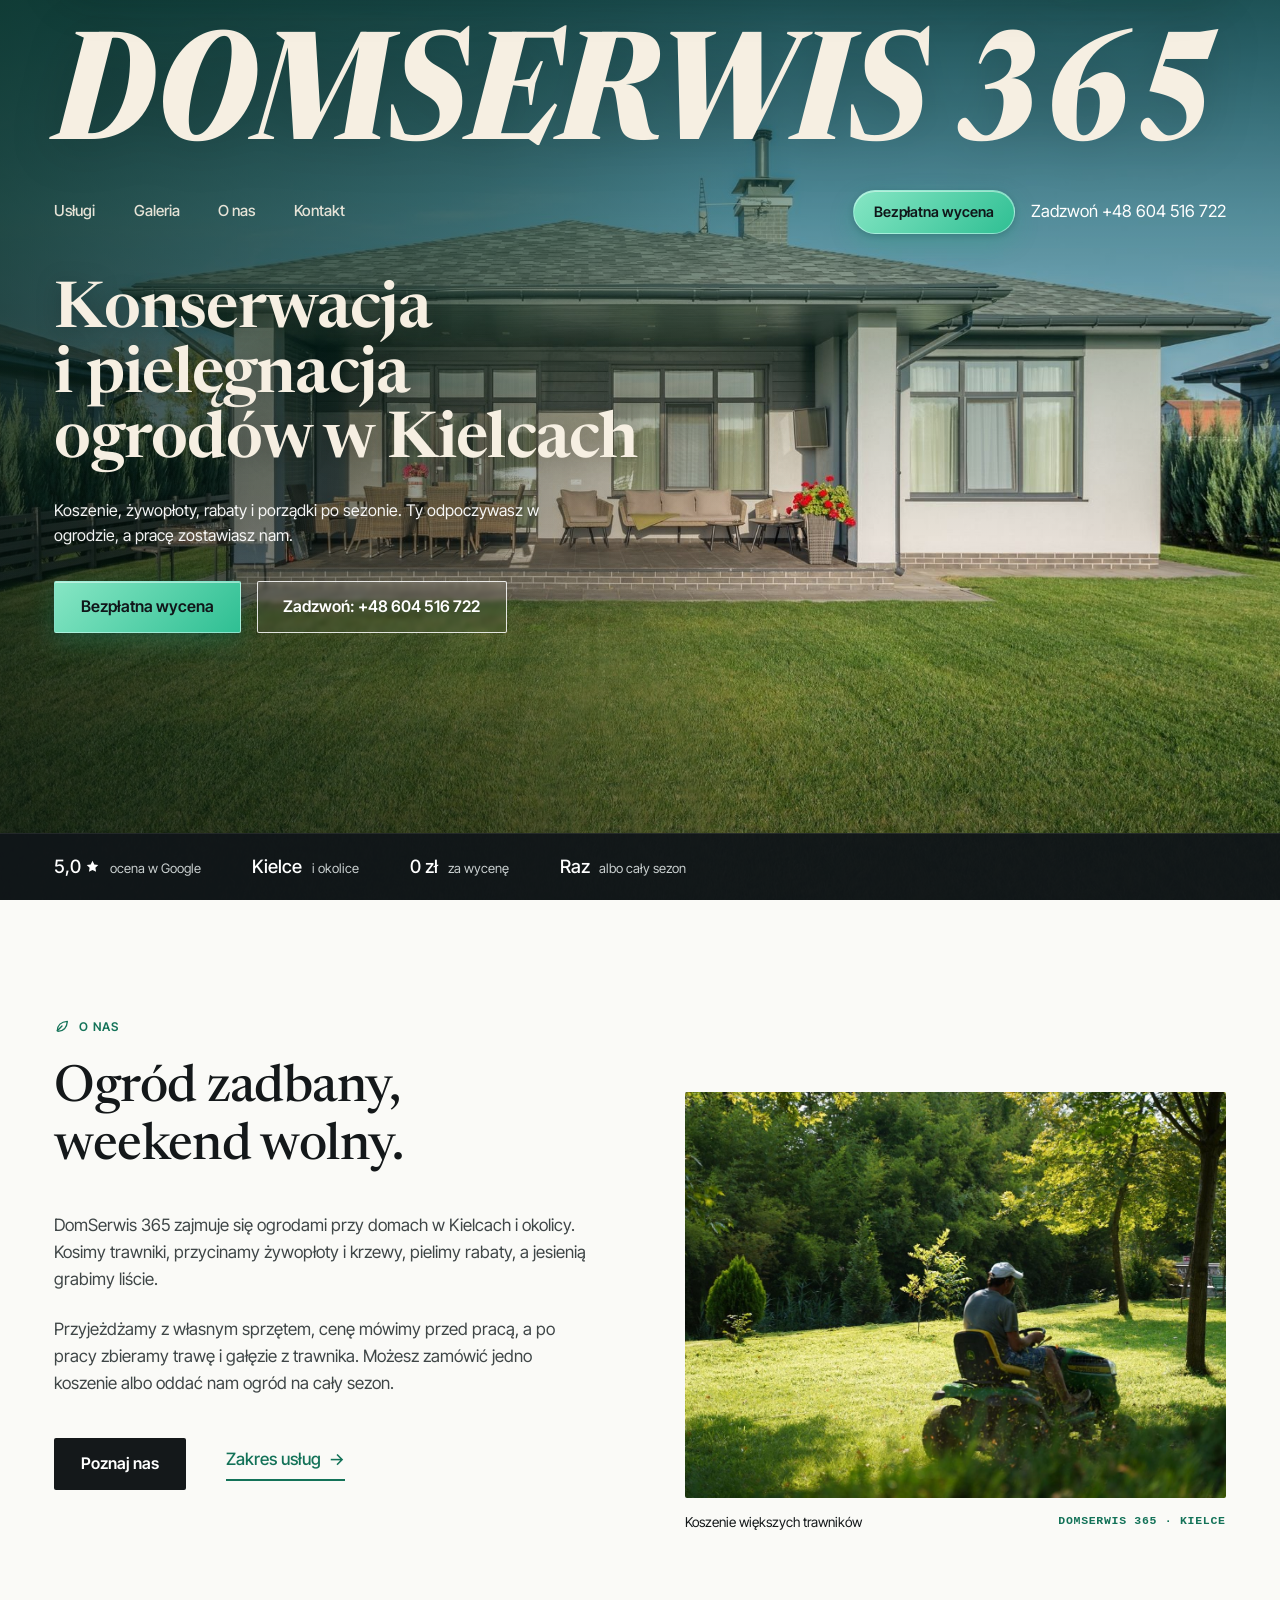
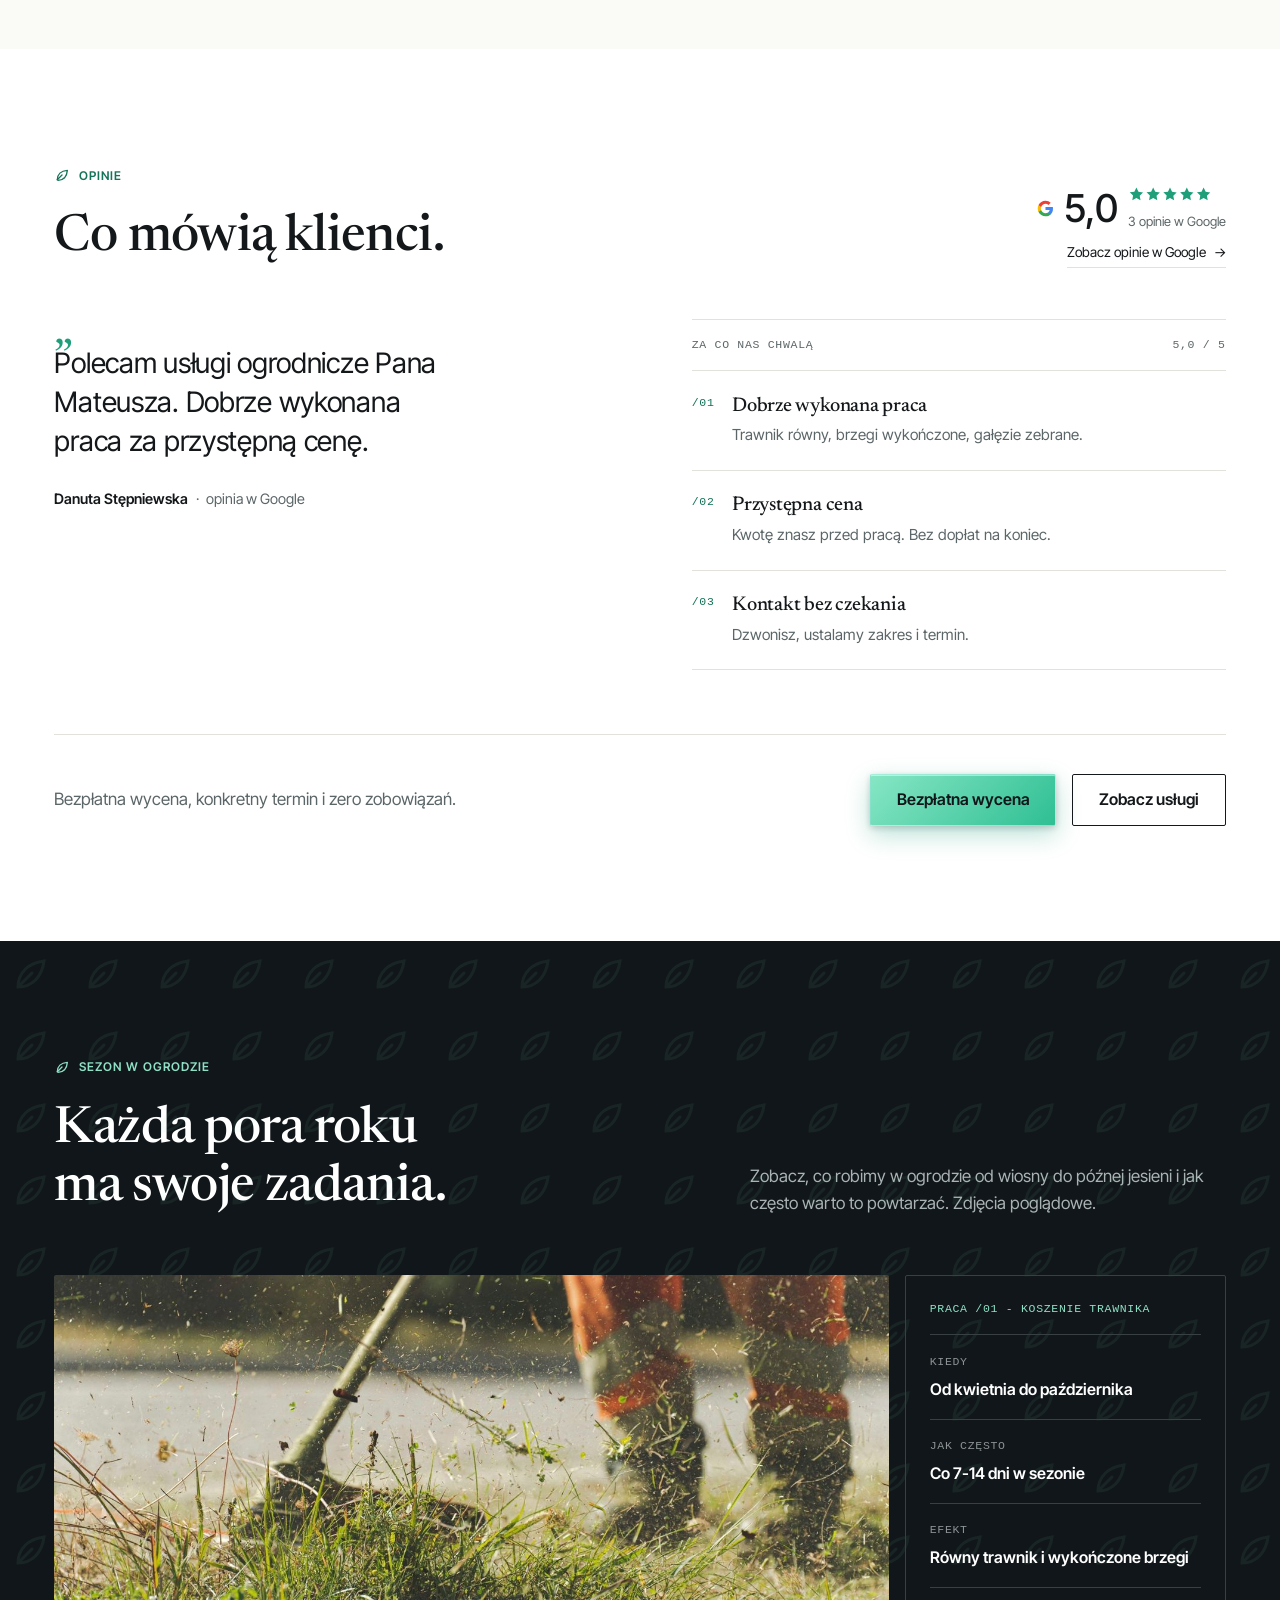
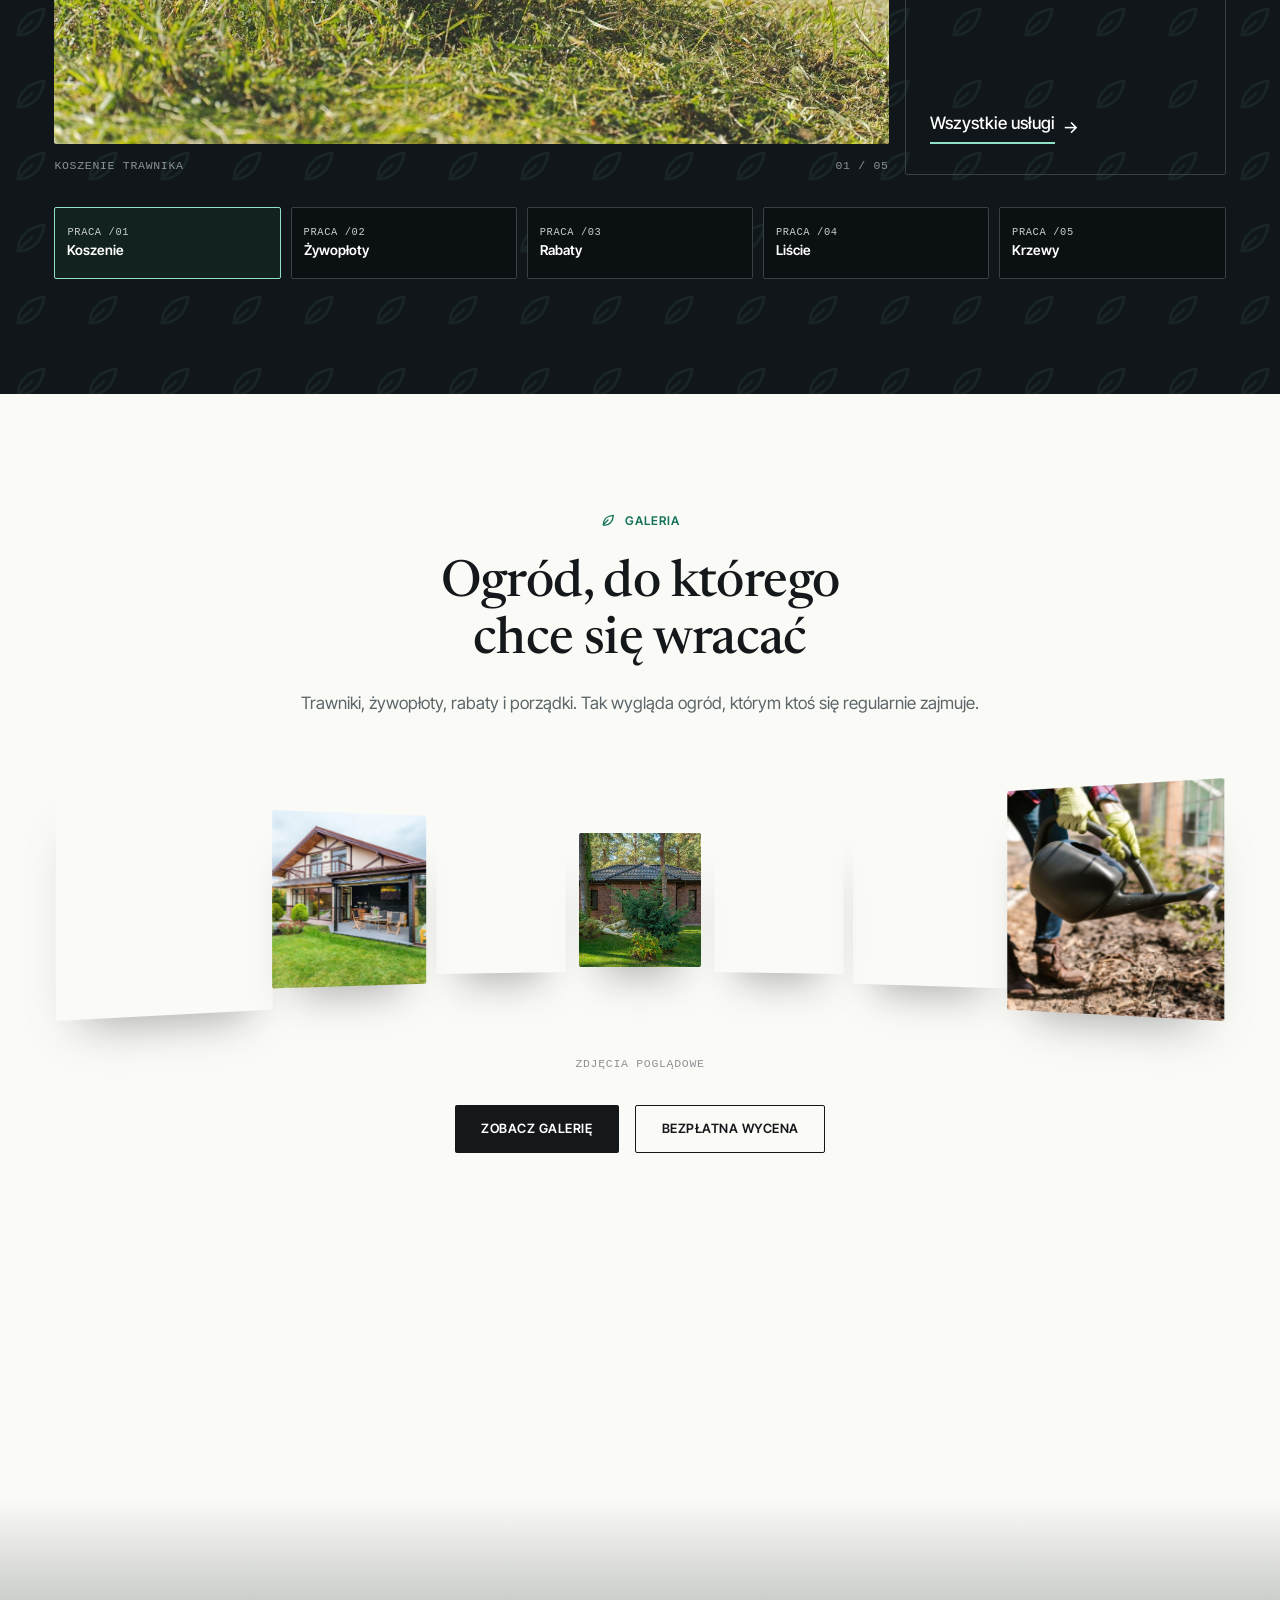
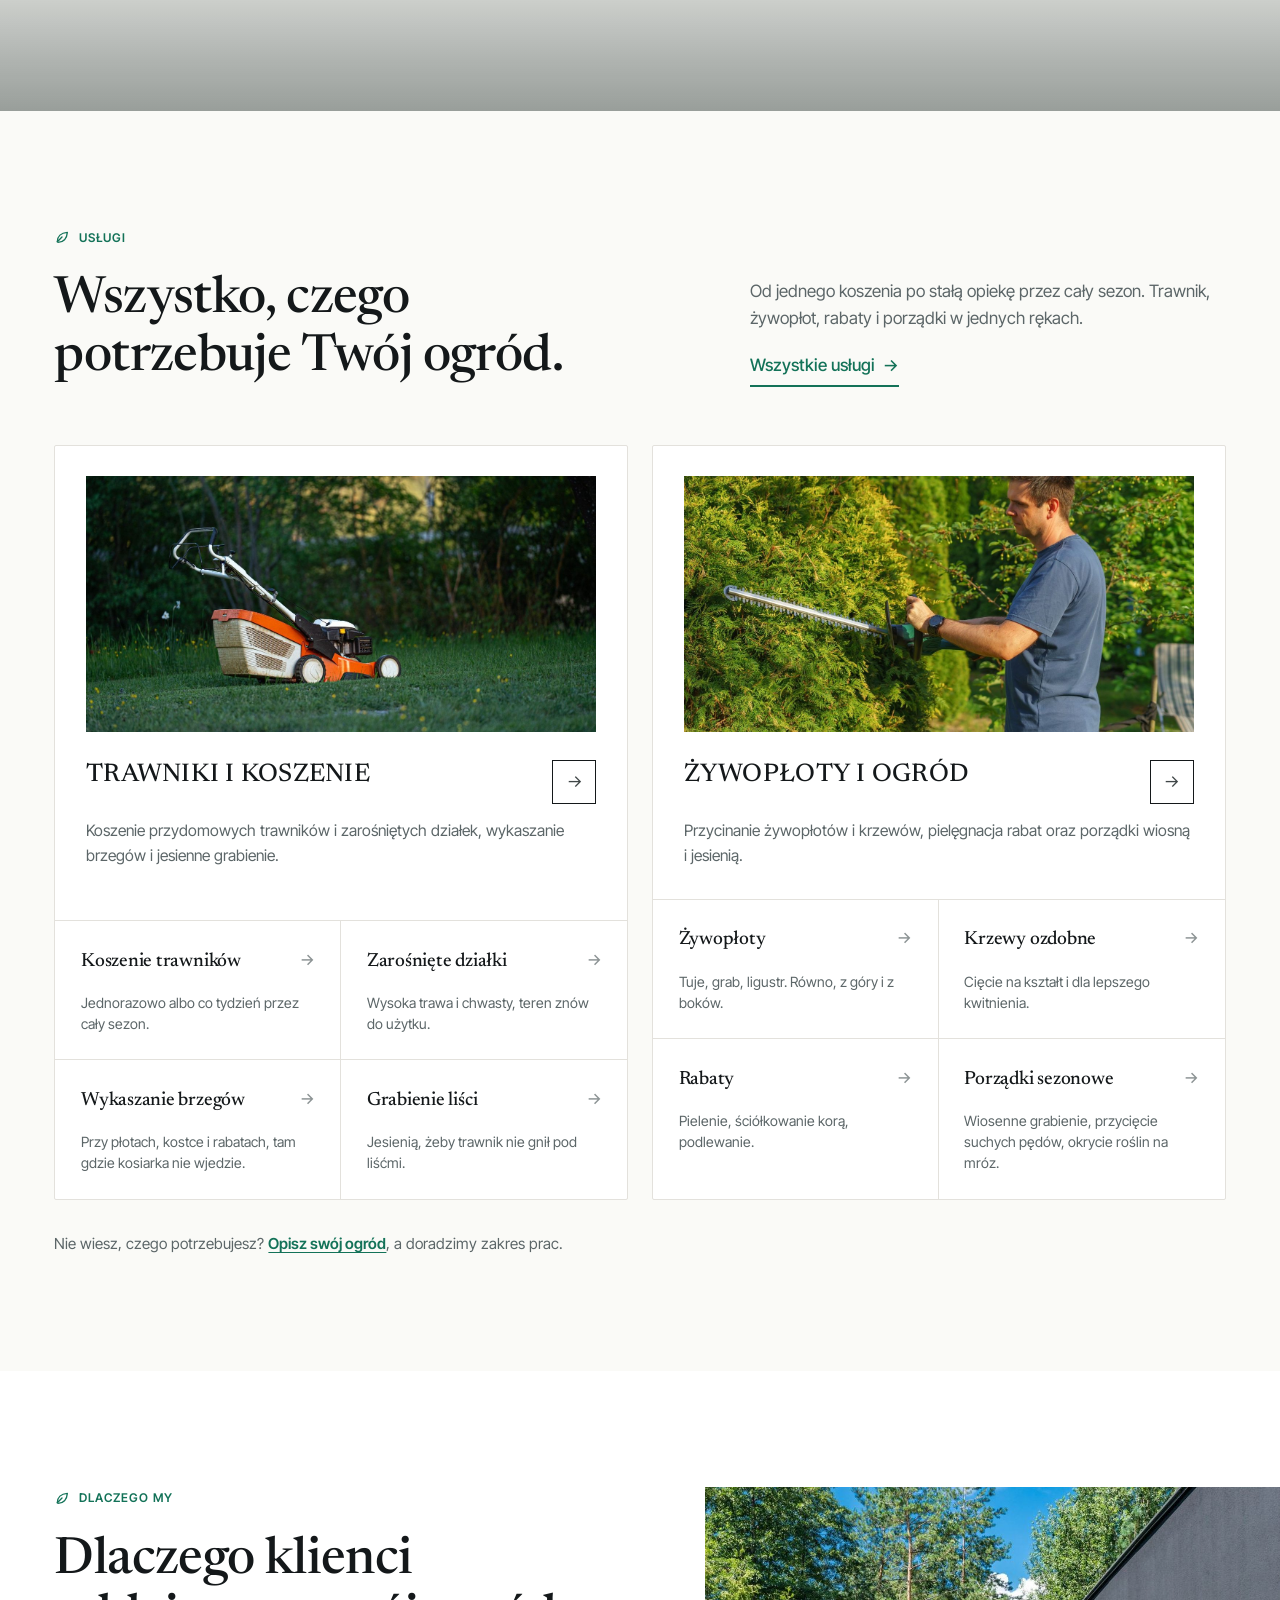
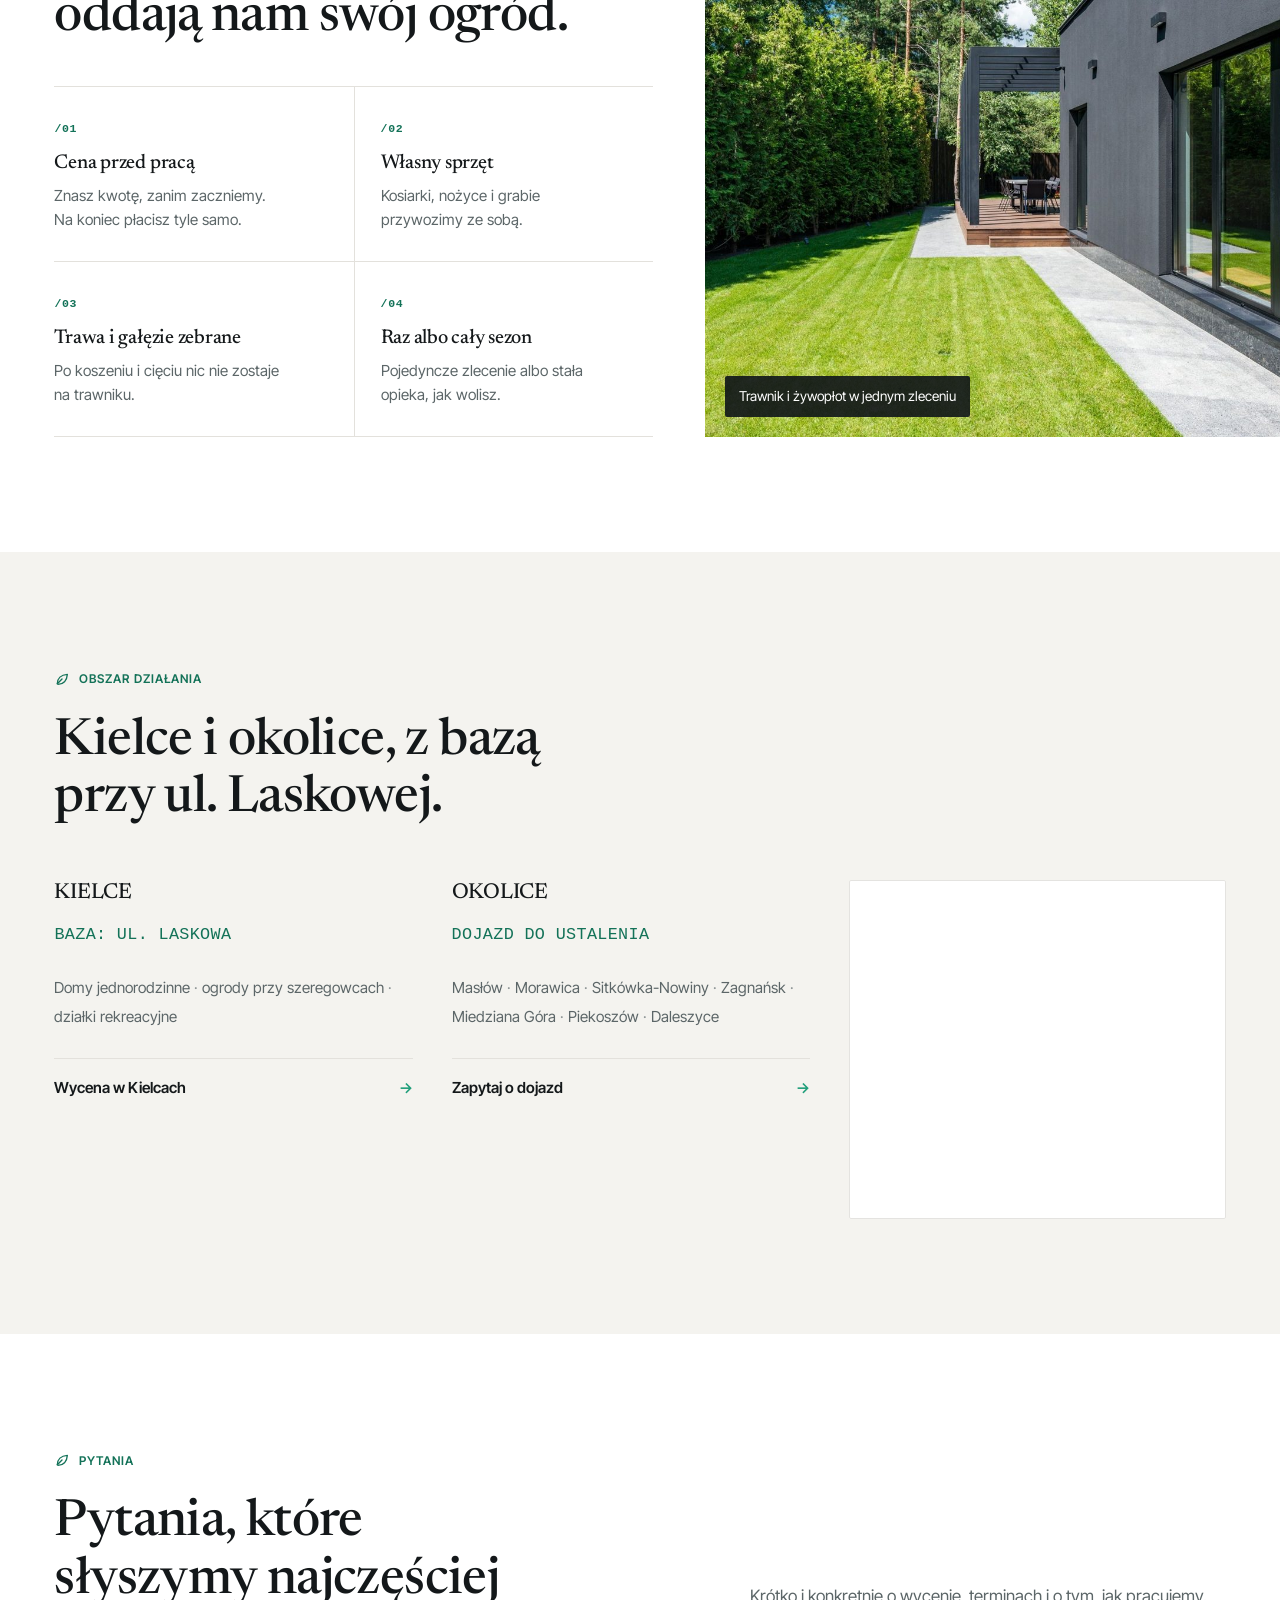
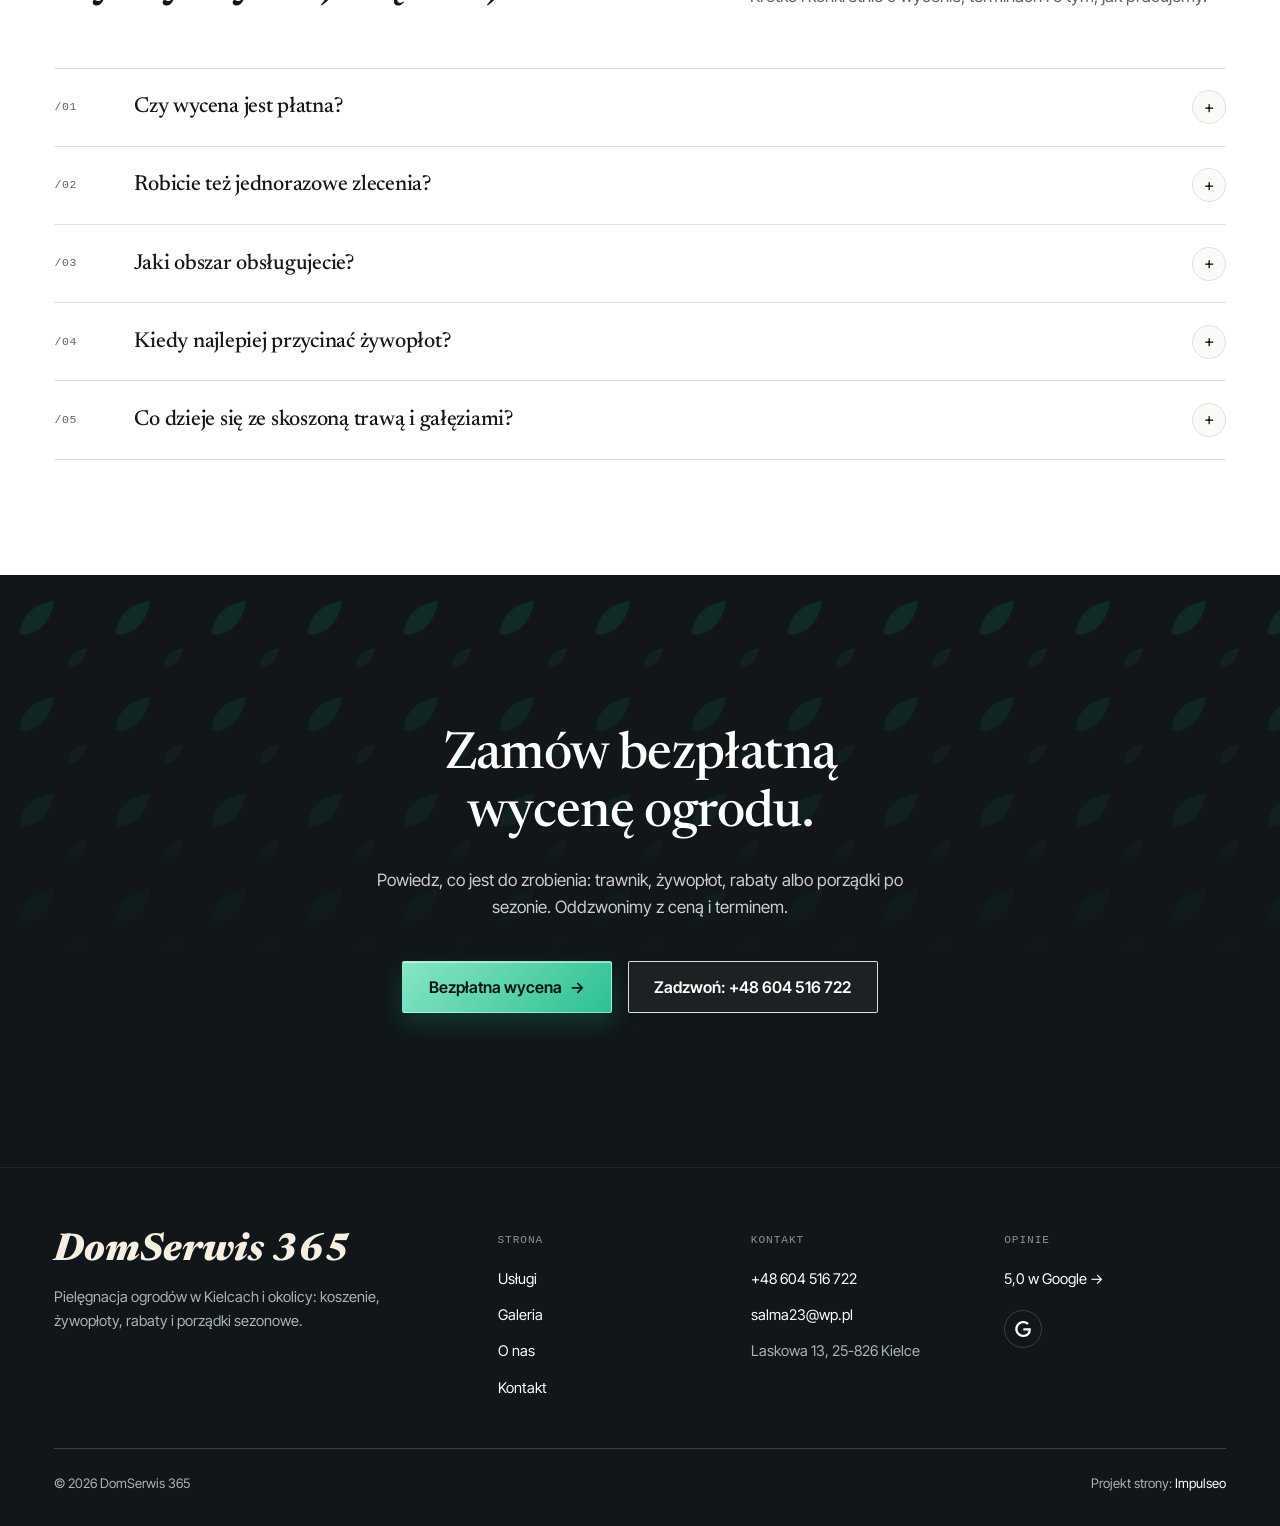
<file: index.html>
<!DOCTYPE html>
<html lang="pl">
<head>
<meta charset="UTF-8">
<meta name="viewport" content="width=device-width, initial-scale=1.0">
<title>DomSerwis 365 - Konserwacja i pielęgnacja ogrodów · Kielce</title>
<meta name="description" content="DomSerwis 365 - konserwacja i pielęgnacja ogrodów, usługi ogrodnicze w Kielcach i okolicy: koszenie trawników, przycinanie żywopłotów i krzewów, rabaty, porządki sezonowe. Bezpłatna wycena: 604 516 722.">
<link rel="canonical" href="https://impulseo-pl.github.io/domserwis-365/">
<meta name="robots" content="noindex, nofollow">
<meta name="theme-color" content="#101619">
<meta property="og:type" content="website">
<meta property="og:locale" content="pl_PL">
<meta property="og:site_name" content="DomSerwis 365">
<meta property="og:title" content="DomSerwis 365 - Konserwacja i pielęgnacja ogrodów · Kielce">
<meta property="og:description" content="DomSerwis 365 - konserwacja i pielęgnacja ogrodów, usługi ogrodnicze w Kielcach i okolicy: koszenie trawników, przycinanie żywopłotów i krzewów, rabaty, porządki sezonowe. Bezpłatna wycena: 604 516 722.">
<meta property="og:url" content="https://impulseo-pl.github.io/domserwis-365/">
<meta property="og:image" content="https://impulseo-pl.github.io/domserwis-365/img/og.jpg">
<meta property="og:image:width" content="1200">
<meta property="og:image:height" content="630">
<meta name="twitter:card" content="summary_large_image">
<script type="application/ld+json">{"@context":"https://schema.org","@type":"LocalBusiness","name":"DomSerwis 365","url":"https://impulseo-pl.github.io/domserwis-365/","telephone":"+48604516722","email":"salma23@wp.pl","image":"https://impulseo-pl.github.io/domserwis-365/img/og.jpg","address":{"@type":"PostalAddress","streetAddress":"Laskowa 13","postalCode":"25-826","addressLocality":"Kielce","addressCountry":"PL"},"areaServed":"Kielce","aggregateRating":{"@type":"AggregateRating","ratingValue":"5","reviewCount":"3"},"sameAs":["https://maps.google.com/?cid=12738530790801094435"]}</script>
<link rel="preconnect" href="https://fonts.googleapis.com">
<link rel="preconnect" href="https://fonts.gstatic.com" crossorigin>
<link href="https://fonts.googleapis.com/css2?family=Inter+Tight:wght@400;500;600;700&amp;family=Newsreader:ital,opsz,wght@0,6..72,400..800;1,6..72,400..800&amp;display=swap" rel="stylesheet">
<link rel="stylesheet" href="assets/styles.css?v=sw1">
</head>
<body>
<header class="float-nav" aria-label="Nawigacja">
  <a class="brand" href="index.html">DomSerwis 365</a>
  <nav class="links"><a href="oferta.html">Usługi</a><a href="realizacje.html">Galeria</a><a href="o-nas.html">O nas</a><a href="kontakt.html">Kontakt</a></nav>
  <div class="right">
    <a class="phone" href="tel:+48604516722">+48 604 516 722</a>
    <a class="btn btn-accent btn-pill" href="kontakt.html">Bezpłatna wycena</a>
    <button class="menu-btn" type="button" data-menu-open aria-label="Otwórz menu">Menu</button>
  </div>
</header>
<div class="mobile-menu" role="dialog" aria-label="Menu">
  <div class="mm-top"><span class="mm-title">DomSerwis 365</span><button class="menu-btn" style="display:inline-flex" type="button" data-menu-close>Zamknij</button></div>
  <nav><a href="index.html">Start <span class="arr">→</span></a><a href="oferta.html">Usługi <span class="arr">→</span></a><a href="realizacje.html">Galeria <span class="arr">→</span></a><a href="o-nas.html">O nas <span class="arr">→</span></a><a href="kontakt.html">Kontakt <span class="arr">→</span></a></nav>
  <div class="mm-cta"><a class="btn btn-accent" href="kontakt.html">Bezpłatna wycena</a><a class="btn btn-outline-light" href="tel:+48604516722">Zadzwoń +48 604 516 722</a></div>
</div>

<main>
<section class="hero" aria-labelledby="hero-title">
  <img class="hero-bg" src="img/hero.jpg" alt="Zadbany trawnik i ogród przy domu" width="1880" height="1278" fetchpriority="high">
  <a class="hero-word" href="index.html" aria-label="DomSerwis 365 - strona główna">
    <svg viewBox="0 0 1000 118" role="img" aria-hidden="true"><text x="2" y="100" font-size="128" textLength="994" lengthAdjust="spacingAndGlyphs">DOMSERWIS 365</text></svg>
  </a>
  <div class="hero-nav">
    <nav class="links" aria-label="Główna"><a href="oferta.html">Usługi</a><a href="realizacje.html">Galeria</a><a href="o-nas.html">O nas</a><a href="kontakt.html">Kontakt</a></nav>
    <div class="right">
      <a class="btn btn-accent btn-pill" href="kontakt.html">Bezpłatna wycena</a>
      <a class="phone" href="tel:+48604516722">Zadzwoń +48 604 516 722</a>
      <button class="menu-btn" type="button" data-menu-open aria-label="Otwórz menu">Menu</button>
    </div>
  </div>
  <div class="hero-body">
    <div class="hero-copy">
      <h1 id="hero-title">Konserwacja i pielęgnacja ogrodów w Kielcach</h1>
      <p class="hero-lead">Koszenie, żywopłoty, rabaty i porządki po sezonie. Ty odpoczywasz w ogrodzie, a pracę zostawiasz nam.</p>
      <div class="hero-actions">
        <a class="btn btn-accent" href="kontakt.html">Bezpłatna wycena</a>
        <a class="btn btn-outline-light" href="tel:+48604516722">Zadzwoń: +48 604 516 722</a>
      </div>
    </div>
  </div>
  <div class="trust-strip">
    <ul>
      <li><b>5,0 <svg class="star" viewBox="0 0 24 24" aria-hidden="true"><path d="M12 2.8l2.85 5.8 6.4.93-4.63 4.5 1.1 6.37L12 17.4l-5.72 3 1.1-6.37-4.63-4.5 6.4-.93L12 2.8Z" fill="currentColor"/></svg></b>ocena w Google</li>
      <li><b>Kielce</b>i okolice</li>
      <li><b>0 zł</b>za wycenę</li>
      <li><b>Raz</b>albo cały sezon</li>
    </ul>
  </div>
</section>

<section id="o-nas" class="sec bg-paper">
  <div class="wrap about-grid">
    <div class="reveal">
      <span class="eyebrow"><svg viewBox="0 0 24 24" aria-hidden="true"><path d="M5 19c0-8 5.5-13.5 15-14-.6 9.4-6 15-14 15" fill="none" stroke="currentColor" stroke-width="2" stroke-linecap="round" stroke-linejoin="round"/><path d="M5 19l7-7" fill="none" stroke="currentColor" stroke-width="2" stroke-linecap="round"/></svg>O nas</span>
      <h2>Ogród zadbany, weekend wolny.</h2>
      <div class="about-text">
        <p>DomSerwis 365 zajmuje się ogrodami przy domach w Kielcach i okolicy. Kosimy trawniki, przycinamy żywopłoty i krzewy, pielimy rabaty, a jesienią grabimy liście.</p>
        <p>Przyjeżdżamy z własnym sprzętem, cenę mówimy przed pracą, a po pracy zbieramy trawę i gałęzie z trawnika. Możesz zamówić jedno koszenie albo oddać nam ogród na cały sezon.</p>
      </div>
      <div class="about-actions">
        <a class="btn btn-dark" href="o-nas.html">Poznaj nas</a>
        <a class="link-arrow" href="oferta.html">Zakres usług <span class="arr">→</span></a>
      </div>
    </div>
    <figure class="photo-fig reveal">
      <img src="img/about.jpg" alt="Koszenie dużego trawnika traktorkiem" width="1400" height="933" loading="lazy" decoding="async">
      <figcaption><span>Koszenie większych trawników</span><span class="mono">DomSerwis 365 · Kielce</span></figcaption>
    </figure>
  </div>
</section>

<section class="opinie" aria-labelledby="op-title">
  <div class="wrap">
    <div class="op-top reveal">
      <div><span class="eyebrow"><svg viewBox="0 0 24 24" aria-hidden="true"><path d="M5 19c0-8 5.5-13.5 15-14-.6 9.4-6 15-14 15" fill="none" stroke="currentColor" stroke-width="2" stroke-linecap="round" stroke-linejoin="round"/><path d="M5 19l7-7" fill="none" stroke="currentColor" stroke-width="2" stroke-linecap="round"/></svg>Opinie</span><h2 id="op-title">Co mówią klienci.</h2></div>
      <p class="op-meta"><span class="g-badge"><svg viewBox="0 0 24 24" width="17" height="17" aria-hidden="true"><path fill="#4285F4" d="M22.56 12.25c0-.78-.07-1.53-.2-2.25H12v4.26h5.92c-.26 1.37-1.04 2.53-2.21 3.31v2.77h3.57c2.08-1.92 3.28-4.74 3.28-8.09z"/><path fill="#34A853" d="M12 23c2.97 0 5.46-.98 7.28-2.66l-3.57-2.77c-.98.66-2.23 1.06-3.71 1.06-2.86 0-5.29-1.93-6.16-4.53H2.18v2.84C3.99 20.53 7.7 23 12 23z"/><path fill="#FBBC05" d="M5.84 14.09c-.22-.66-.35-1.36-.35-2.09s.13-1.43.35-2.09V7.07H2.18C1.43 8.55 1 10.22 1 12s.43 3.45 1.18 4.93l2.85-2.22.81-.62z"/><path fill="#EA4335" d="M12 5.38c1.62 0 3.06.56 4.21 1.64l3.15-3.15C17.45 2.09 14.97 1 12 1 7.7 1 3.99 3.47 2.18 7.07l3.66 2.84c.87-2.6 3.3-4.53 6.16-4.53z"/></svg><b class="gb-ocena">5,0</b><span><svg class="gb-stars" viewBox="0 0 90 18" width="84" height="17" aria-hidden="true"><g fill="currentColor"><path transform="translate(0,0)" d="M9 1.6l2.2 4.46 4.92.72-3.56 3.47.84 4.9L9 12.74l-4.4 2.31.84-4.9L1.88 6.68l4.92-.72L9 1.6Z"/><path transform="translate(18,0)" d="M9 1.6l2.2 4.46 4.92.72-3.56 3.47.84 4.9L9 12.74l-4.4 2.31.84-4.9L1.88 6.68l4.92-.72L9 1.6Z"/><path transform="translate(36,0)" d="M9 1.6l2.2 4.46 4.92.72-3.56 3.47.84 4.9L9 12.74l-4.4 2.31.84-4.9L1.88 6.68l4.92-.72L9 1.6Z"/><path transform="translate(54,0)" d="M9 1.6l2.2 4.46 4.92.72-3.56 3.47.84 4.9L9 12.74l-4.4 2.31.84-4.9L1.88 6.68l4.92-.72L9 1.6Z"/><path transform="translate(72,0)" d="M9 1.6l2.2 4.46 4.92.72-3.56 3.47.84 4.9L9 12.74l-4.4 2.31.84-4.9L1.88 6.68l4.92-.72L9 1.6Z"/></g></svg><span class="gb-txt">3 opinie w Google</span></span></span>
        <a class="op-google" href="https://maps.google.com/?cid=12738530790801094435&amp;g_mp=Cidnb29nbGUubWFwcy5wbGFjZXMudjEuUGxhY2VzLlNlYXJjaFRleHQQAhgEIAA" target="_blank" rel="noopener">Zobacz opinie w Google <span class="arr">→</span></a></p>
    </div>
    <div class="opinie-grid">
      <figure class="op-card big reveal">
        <span class="q" aria-hidden="true">„</span>
        <blockquote>Polecam usługi ogrodnicze Pana Mateusza. Dobrze wykonana praca za przystępną cenę.</blockquote>
        <figcaption class="op-autor"><b>Danuta Stępniewska</b><span>·</span><span>opinia w Google</span></figcaption>
      </figure>
      <div class="op-side reveal">
        <div class="mono"><span>Za co nas chwalą</span><span>5,0 / 5</span></div>
        <div class="op-point"><span class="mono">/01</span><div><h3>Dobrze wykonana praca</h3><p>Trawnik równy, brzegi wykończone, gałęzie zebrane.</p></div></div>
        <div class="op-point"><span class="mono">/02</span><div><h3>Przystępna cena</h3><p>Kwotę znasz przed pracą. Bez dopłat na koniec.</p></div></div>
        <div class="op-point"><span class="mono">/03</span><div><h3>Kontakt bez czekania</h3><p>Dzwonisz, ustalamy zakres i termin.</p></div></div>
      </div>
    </div>
    <div class="mid-cta reveal">
      <p>Bezpłatna wycena, konkretny termin i zero zobowiązań.</p>
      <div class="acts"><a class="btn btn-accent" href="kontakt.html">Bezpłatna wycena</a><a class="btn btn-outline" href="oferta.html">Zobacz usługi</a></div>
    </div>
  </div>
</section>

<section class="sec on-dark season" data-season>
  <div class="wrap">
    <div class="sec-head reveal">
      <div><span class="eyebrow light"><svg viewBox="0 0 24 24" aria-hidden="true"><path d="M5 19c0-8 5.5-13.5 15-14-.6 9.4-6 15-14 15" fill="none" stroke="currentColor" stroke-width="2" stroke-linecap="round" stroke-linejoin="round"/><path d="M5 19l7-7" fill="none" stroke="currentColor" stroke-width="2" stroke-linecap="round"/></svg>Sezon w ogrodzie</span><h2>Każda pora roku ma swoje zadania.</h2></div>
      <p class="side">Zobacz, co robimy w ogrodzie od wiosny do późnej jesieni i jak często warto to powtarzać. Zdjęcia poglądowe.</p>
    </div>
    <div class="season-grid reveal">
      <div>
        <div class="stage"><img class="on" src="img/tab-koszenie.jpg" alt="Koszenie trawnika" loading="lazy" width="1400" height="933" decoding="async"><img src="img/tab-zywoploty.jpg" alt="Przycinanie żywopłotu" loading="lazy" width="1400" height="933" decoding="async"><img src="img/tab-rabaty.jpg" alt="Pielęgnacja rabat" loading="lazy" width="1400" height="933" decoding="async"><img src="img/tab-liscie.jpg" alt="Jesienne grabienie" loading="lazy" width="1400" height="933" decoding="async"><img src="img/tab-krzewy.jpg" alt="Cięcie krzewów" loading="lazy" width="1400" height="933" decoding="async"></div>
        <div class="stage-cap mono"><span data-cap>Koszenie trawnika</span><span data-count>01 / 05</span></div>
      </div>
      <div class="info">
        <div data-panel>
          <div class="ttl mono">Praca /01 - Koszenie trawnika</div>
          <dl><dt class="mono">Kiedy</dt><dd>Od kwietnia do października</dd><dt class="mono">Jak często</dt><dd>Co 7-14 dni w sezonie</dd><dt class="mono">Efekt</dt><dd>Równy trawnik i wykończone brzegi</dd></dl>
        </div><div data-panel hidden>
          <div class="ttl mono">Praca /02 - Przycinanie żywopłotu</div>
          <dl><dt class="mono">Kiedy</dt><dd>Maj-czerwiec i koniec lata</dd><dt class="mono">Jak często</dt><dd>1-2 razy w roku</dd><dt class="mono">Efekt</dt><dd>Równa linia z góry i z boków</dd></dl>
        </div><div data-panel hidden>
          <div class="ttl mono">Praca /03 - Pielęgnacja rabat</div>
          <dl><dt class="mono">Kiedy</dt><dd>Od wiosny do jesieni</dd><dt class="mono">Jak często</dt><dd>Raz w miesiącu lub częściej</dd><dt class="mono">Efekt</dt><dd>Czyste rabaty, świeża kora</dd></dl>
        </div><div data-panel hidden>
          <div class="ttl mono">Praca /04 - Jesienne grabienie</div>
          <dl><dt class="mono">Kiedy</dt><dd>Październik-listopad</dd><dt class="mono">Jak często</dt><dd>1-3 razy jesienią</dd><dt class="mono">Efekt</dt><dd>Trawnik bez liści przed zimą</dd></dl>
        </div><div data-panel hidden>
          <div class="ttl mono">Praca /05 - Cięcie krzewów</div>
          <dl><dt class="mono">Kiedy</dt><dd>Zależnie od gatunku</dd><dt class="mono">Jak często</dt><dd>Raz w roku</dd><dt class="mono">Efekt</dt><dd>Zdrowy kształt i lepsze kwitnienie</dd></dl>
        </div>
        <a class="link-arrow" href="oferta.html"><span>Wszystkie usługi</span> <span class="arr">→</span></a>
      </div>
      <div class="thumbs" role="group" aria-label="Wybierz pracę"><button class="thumb on" type="button" data-cap="Koszenie trawnika" aria-pressed="true"><span><small>PRACA /01</small><b>Koszenie</b></span></button><button class="thumb" type="button" data-cap="Przycinanie żywopłotu" aria-pressed="false"><span><small>PRACA /02</small><b>Żywopłoty</b></span></button><button class="thumb" type="button" data-cap="Pielęgnacja rabat" aria-pressed="false"><span><small>PRACA /03</small><b>Rabaty</b></span></button><button class="thumb" type="button" data-cap="Jesienne grabienie" aria-pressed="false"><span><small>PRACA /04</small><b>Liście</b></span></button><button class="thumb" type="button" data-cap="Cięcie krzewów" aria-pressed="false"><span><small>PRACA /05</small><b>Krzewy</b></span></button></div>
    </div>
  </div>
</section>

<section class="ribbon">
  <div class="wrap center-head reveal">
    <span class="eyebrow"><svg viewBox="0 0 24 24" aria-hidden="true"><path d="M5 19c0-8 5.5-13.5 15-14-.6 9.4-6 15-14 15" fill="none" stroke="currentColor" stroke-width="2" stroke-linecap="round" stroke-linejoin="round"/><path d="M5 19l7-7" fill="none" stroke="currentColor" stroke-width="2" stroke-linecap="round"/></svg>Galeria</span>
    <h2>Ogród, do którego chce się wracać</h2>
    <p>Trawniki, żywopłoty, rabaty i porządki. Tak wygląda ogród, którym ktoś się regularnie zajmuje.</p>
  </div>
  <div class="ribbon-track reveal" aria-label="Zdjęcia ogrodów"><figure class="rc"><img src="img/r1.jpg" alt="Zadbany ogród przy domu" loading="lazy" width="1400" height="933" decoding="async"></figure><figure class="rc"><img src="img/r2.jpg" alt="Trawnik przed tarasem" loading="lazy" width="1400" height="933" decoding="async"></figure><figure class="rc"><img src="img/r3.jpg" alt="Grabienie liści jesienią" loading="lazy" width="1400" height="933" decoding="async"></figure><figure class="rc"><img src="img/r4.jpg" alt="Ogród przy domu w lesie" loading="lazy" width="1400" height="933" decoding="async"></figure><figure class="rc"><img src="img/r5.jpg" alt="Sadzenie drzewka" loading="lazy" width="1400" height="933" decoding="async"></figure><figure class="rc"><img src="img/r6.jpg" alt="Przycinanie żywopłotu nożycami" loading="lazy" width="1400" height="933" decoding="async"></figure><figure class="rc"><img src="img/r7.jpg" alt="Podlewanie rabaty" loading="lazy" width="1400" height="933" decoding="async"></figure></div>
  <p class="ribbon-note mono">Zdjęcia poglądowe</p>
  <div class="wrap acts"><a class="btn btn-dark" href="realizacje.html">Zobacz galerię</a><a class="btn btn-outline" href="kontakt.html">Bezpłatna wycena</a></div>
</section>

<section class="stopklatka" aria-hidden="true"><div class="stk-bg" style="background-image:url(img/pas.jpg)"></div></section>

<section class="sec bg-paper">
  <div class="wrap">
    <div class="sec-head reveal">
      <div><span class="eyebrow"><svg viewBox="0 0 24 24" aria-hidden="true"><path d="M5 19c0-8 5.5-13.5 15-14-.6 9.4-6 15-14 15" fill="none" stroke="currentColor" stroke-width="2" stroke-linecap="round" stroke-linejoin="round"/><path d="M5 19l7-7" fill="none" stroke="currentColor" stroke-width="2" stroke-linecap="round"/></svg>Usługi</span><h2>Wszystko, czego potrzebuje Twój ogród.</h2></div>
      <div class="side"><p>Od jednego koszenia po stałą opiekę przez cały sezon. Trawnik, żywopłot, rabaty i porządki w jednych rękach.</p><a class="link-arrow" href="oferta.html">Wszystkie usługi <span class="arr">→</span></a></div>
    </div>
    <div class="svc-grid">
      <article class="svc reveal">
        <div class="svc-top">
          <img src="img/usl-koszenie.jpg" alt="Kosiarka na trawniku" width="1400" height="933" loading="lazy" decoding="async">
          <div class="svc-title"><h3>Trawniki i koszenie</h3><a class="box" href="oferta.html" aria-label="Trawniki i koszenie - szczegóły">→</a></div>
          <p>Koszenie przydomowych trawników i zarośniętych działek, wykaszanie brzegów i jesienne grabienie.</p>
        </div>
        <div class="svc-list"><a href="oferta.html"><h4>Koszenie trawników<span>→</span></h4><p>Jednorazowo albo co tydzień przez cały sezon.</p></a><a href="oferta.html"><h4>Zarośnięte działki<span>→</span></h4><p>Wysoka trawa i chwasty, teren znów do użytku.</p></a><a href="oferta.html"><h4>Wykaszanie brzegów<span>→</span></h4><p>Przy płotach, kostce i rabatach, tam gdzie kosiarka nie wjedzie.</p></a><a href="oferta.html"><h4>Grabienie liści<span>→</span></h4><p>Jesienią, żeby trawnik nie gnił pod liśćmi.</p></a></div>
      </article>
      <article class="svc reveal">
        <div class="svc-top">
          <img src="img/usl-zywoploty.jpg" alt="Przycinanie żywopłotu z tui" width="1400" height="933" loading="lazy" decoding="async">
          <div class="svc-title"><h3>Żywopłoty i ogród</h3><a class="box" href="oferta.html" aria-label="Żywopłoty i ogród - szczegóły">→</a></div>
          <p>Przycinanie żywopłotów i krzewów, pielęgnacja rabat oraz porządki wiosną i jesienią.</p>
        </div>
        <div class="svc-list"><a href="oferta.html"><h4>Żywopłoty<span>→</span></h4><p>Tuje, grab, ligustr. Równo, z góry i z boków.</p></a><a href="oferta.html"><h4>Krzewy ozdobne<span>→</span></h4><p>Cięcie na kształt i dla lepszego kwitnienia.</p></a><a href="oferta.html"><h4>Rabaty<span>→</span></h4><p>Pielenie, ściółkowanie korą, podlewanie.</p></a><a href="oferta.html"><h4>Porządki sezonowe<span>→</span></h4><p>Wiosenne grabienie, przycięcie suchych pędów, okrycie roślin na mróz.</p></a></div>
      </article>
    </div>
    <p class="svc-foot reveal">Nie wiesz, czego potrzebujesz? <a href="kontakt.html">Opisz swój ogród</a>, a doradzimy zakres prac.</p>
  </div>
</section>

<section class="sec bg-white" style="overflow:clip">
  <div class="wrap why-grid">
    <div class="reveal">
      <span class="eyebrow"><svg viewBox="0 0 24 24" aria-hidden="true"><path d="M5 19c0-8 5.5-13.5 15-14-.6 9.4-6 15-14 15" fill="none" stroke="currentColor" stroke-width="2" stroke-linecap="round" stroke-linejoin="round"/><path d="M5 19l7-7" fill="none" stroke="currentColor" stroke-width="2" stroke-linecap="round"/></svg>Dlaczego my</span>
      <h2>Dlaczego klienci oddają nam swój ogród.</h2>
      <div class="why-list">
        <div><span class="mono">/01</span><h3>Cena przed pracą</h3><p>Znasz kwotę, zanim zaczniemy. Na koniec płacisz tyle samo.</p></div>
        <div><span class="mono">/02</span><h3>Własny sprzęt</h3><p>Kosiarki, nożyce i grabie przywozimy ze sobą.</p></div>
        <div><span class="mono">/03</span><h3>Trawa i gałęzie zebrane</h3><p>Po koszeniu i cięciu nic nie zostaje na trawniku.</p></div>
        <div><span class="mono">/04</span><h3>Raz albo cały sezon</h3><p>Pojedyncze zlecenie albo stała opieka, jak wolisz.</p></div>
      </div>
    </div>
    <figure class="why-photo reveal">
      <img src="img/why.jpg" alt="Równo skoszony trawnik przy żywopłocie z tui" width="1400" height="935" loading="lazy" decoding="async">
      <figcaption>Trawnik i żywopłot w jednym zleceniu</figcaption>
    </figure>
  </div>
</section>

<section class="sec bg-sunken">
  <div class="wrap">
    <div class="reveal"><span class="eyebrow"><svg viewBox="0 0 24 24" aria-hidden="true"><path d="M5 19c0-8 5.5-13.5 15-14-.6 9.4-6 15-14 15" fill="none" stroke="currentColor" stroke-width="2" stroke-linecap="round" stroke-linejoin="round"/><path d="M5 19l7-7" fill="none" stroke="currentColor" stroke-width="2" stroke-linecap="round"/></svg>Obszar działania</span><h2 style="max-width:22ch;margin-bottom:clamp(2.5rem,4vw,3.5rem)">Kielce i okolice, z bazą przy ul. Laskowej.</h2></div>
    <div class="area-grid">
      <div class="area-col reveal">
        <h3>Kielce</h3>
        <span class="tel">Baza: ul. Laskowa</span>
        <p class="places"><span>Domy jednorodzinne</span><span>ogrody przy szeregowcach</span><span>działki rekreacyjne</span></p>
        <a class="go" href="kontakt.html">Wycena w Kielcach <span class="arr">→</span></a>
      </div>
      <div class="area-col reveal">
        <h3>Okolice</h3>
        <span class="tel">Dojazd do ustalenia</span>
        <p class="places"><span>Masłów</span><span>Morawica</span><span>Sitkówka-Nowiny</span><span>Zagnańsk</span><span>Miedziana Góra</span><span>Piekoszów</span><span>Daleszyce</span></p>
        <a class="go" href="kontakt.html">Zapytaj o dojazd <span class="arr">→</span></a>
      </div>
      <iframe class="map reveal" title="DomSerwis 365 - Kielce" src="https://maps.google.com/maps?q=50.8378272%2C20.5356446&amp;z=11&amp;output=embed" loading="lazy" referrerpolicy="no-referrer-when-downgrade"></iframe>
    </div>
  </div>
</section>

<section class="sec bg-white">
  <div class="wrap">
    <div class="sec-head reveal">
      <div><span class="eyebrow"><svg viewBox="0 0 24 24" aria-hidden="true"><path d="M5 19c0-8 5.5-13.5 15-14-.6 9.4-6 15-14 15" fill="none" stroke="currentColor" stroke-width="2" stroke-linecap="round" stroke-linejoin="round"/><path d="M5 19l7-7" fill="none" stroke="currentColor" stroke-width="2" stroke-linecap="round"/></svg>Pytania</span><h2>Pytania, które słyszymy najczęściej</h2></div>
      <p class="side">Krótko i konkretnie o wycenie, terminach i o tym, jak pracujemy.</p>
    </div>
    <div class="faq-list"><details class="reveal"><summary><span class="mono">/01</span><h3>Czy wycena jest płatna?</h3><span class="pl" aria-hidden="true">+</span></summary><p class="ans">Nie. Mówisz, co jest do zrobienia, a my podajemy cenę przed rozpoczęciem pracy. Przy większym ogrodzie umawiamy się na oględziny na miejscu.</p></details><details class="reveal"><summary><span class="mono">/02</span><h3>Robicie też jednorazowe zlecenia?</h3><span class="pl" aria-hidden="true">+</span></summary><p class="ans">Tak. Możemy przyjechać raz, na przykład przed rodzinną imprezą albo po zimie, albo zająć się ogrodem regularnie przez cały sezon.</p></details><details class="reveal"><summary><span class="mono">/03</span><h3>Jaki obszar obsługujecie?</h3><span class="pl" aria-hidden="true">+</span></summary><p class="ans">Kielce i okoliczne miejscowości. Jeśli mieszkasz dalej, zadzwoń. Ustalimy, czy dojazd ma sens.</p></details><details class="reveal"><summary><span class="mono">/04</span><h3>Kiedy najlepiej przycinać żywopłot?</h3><span class="pl" aria-hidden="true">+</span></summary><p class="ans">Najczęściej dwa razy w roku: na przełomie maja i czerwca oraz pod koniec lata. Dokładny termin zależy od gatunku, podpowiemy go przy wycenie.</p></details><details class="reveal"><summary><span class="mono">/05</span><h3>Co dzieje się ze skoszoną trawą i gałęziami?</h3><span class="pl" aria-hidden="true">+</span></summary><p class="ans">Zbieramy je z trawnika i rabat. Jak chcesz, zostawiamy je w umówionym miejscu na kompost.</p></details></div>
  </div>
</section>

<section class="cta">
  <div class="wrap reveal">
    <h2>Zamów bezpłatną wycenę ogrodu.</h2>
    <p>Powiedz, co jest do zrobienia: trawnik, żywopłot, rabaty albo porządki po sezonie. Oddzwonimy z ceną i terminem.</p>
    <div class="acts"><a class="btn btn-accent" href="kontakt.html">Bezpłatna wycena <span class="arr">→</span></a><a class="btn btn-outline-light" href="tel:+48604516722">Zadzwoń: +48 604 516 722</a></div>
  </div>
</section>

</main>
<footer>
  <div class="wrap">
    <div class="foot-grid">
      <div class="foot-brand">
        <div class="name">DomSerwis 365</div>
        <p>Pielęgnacja ogrodów w Kielcach i okolicy: koszenie, żywopłoty, rabaty i porządki sezonowe.</p>
      </div>
      <div class="foot-col"><h4>Strona</h4><a href="oferta.html">Usługi</a><a href="realizacje.html">Galeria</a><a href="o-nas.html">O nas</a><a href="kontakt.html">Kontakt</a></div>
      <div class="foot-col"><h4>Kontakt</h4><a href="tel:+48604516722">+48 604 516 722</a><a href="mailto:salma23@wp.pl">salma23@wp.pl</a><span>Laskowa 13, 25-826 Kielce</span></div>
      <div class="foot-col"><h4>Opinie</h4><a href="https://maps.google.com/?cid=12738530790801094435&amp;g_mp=Cidnb29nbGUubWFwcy5wbGFjZXMudjEuUGxhY2VzLlNlYXJjaFRleHQQAhgEIAA" target="_blank" rel="noopener">5,0 w Google <span class="arr">→</span></a>
        <div class="foot-soc"><a class="soc" href="https://maps.google.com/?cid=12738530790801094435&amp;g_mp=Cidnb29nbGUubWFwcy5wbGFjZXMudjEuUGxhY2VzLlNlYXJjaFRleHQQAhgEIAA" target="_blank" rel="noopener" aria-label="Google - DomSerwis 365"><svg viewBox="0 0 24 24" aria-hidden="true" focusable="false"><path d="M12.48 10.92v3.28h7.84c-.24 1.84-.853 3.187-1.787 4.133-1.147 1.147-2.933 2.4-6.053 2.4-4.827 0-8.6-3.893-8.6-8.72s3.773-8.72 8.6-8.72c2.6 0 4.507 1.027 5.907 2.347l2.307-2.307C18.747 1.44 16.133 0 12.48 0 5.867 0 .307 5.387.307 12s5.56 12 12.173 12c3.573 0 6.267-1.173 8.373-3.36 2.16-2.16 2.84-5.213 2.84-7.667 0-.76-.053-1.467-.173-2.053H12.48z" fill="currentColor"/></svg></a></div></div>
    </div>
    <div class="foot-bot"><span>© 2026 DomSerwis 365</span><span>Projekt strony: <a class="foot-credit" href="https://impulseo.pl" target="_blank" rel="noopener">Impulseo</a></span></div>
  </div>
</footer>
<div class="sticky-call"><a class="sc-call" href="tel:+48604516722"><svg width="16" height="16" viewBox="0 0 24 24" fill="none" aria-hidden="true"><path d="M6.6 10.8a15.5 15.5 0 0 0 6.6 6.6l2.2-2.2a1 1 0 0 1 1-.24 11.4 11.4 0 0 0 3.6.58 1 1 0 0 1 1 1V20a1 1 0 0 1-1 1A17 17 0 0 1 3 4a1 1 0 0 1 1-1h3.5a1 1 0 0 1 1 1c0 1.25.2 2.46.58 3.6a1 1 0 0 1-.25 1l-2.23 2.2Z" fill="currentColor"/></svg> Zadzwoń</a><a class="sc-quote" href="kontakt.html">Bezpłatna wycena</a></div>
<div class="demo-wazne" data-do="2026-11-19" data-cykl="3" hidden><svg class="dw-ico" width="13" height="13" viewBox="0 0 24 24" fill="none" aria-hidden="true"><circle cx="12" cy="12" r="8.6" stroke="currentColor" stroke-width="1.8"/><path d="M12 7.2V12l3.3 2" stroke="currentColor" stroke-width="1.8" stroke-linecap="round"/></svg><span class="dw-txt"></span></div>
<script src="assets/main.js"></script>
</body>
</html>
</file>
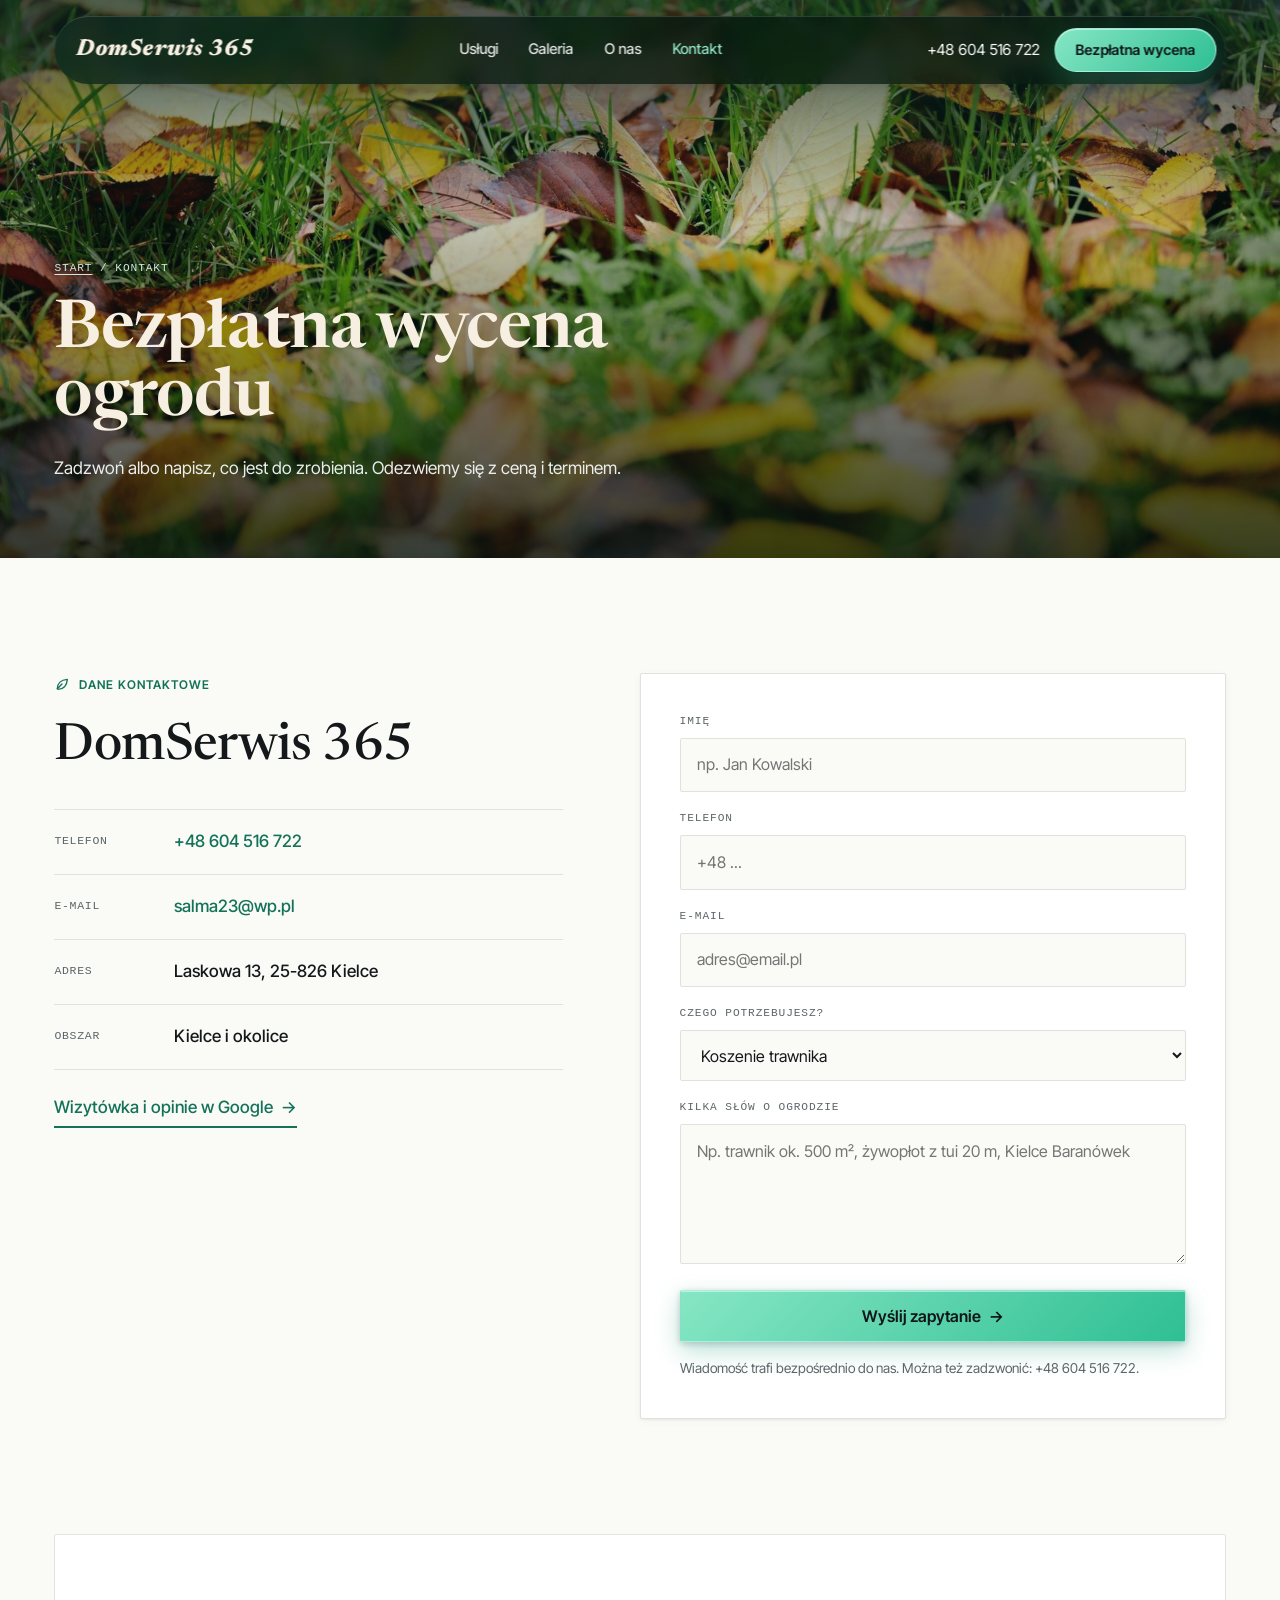
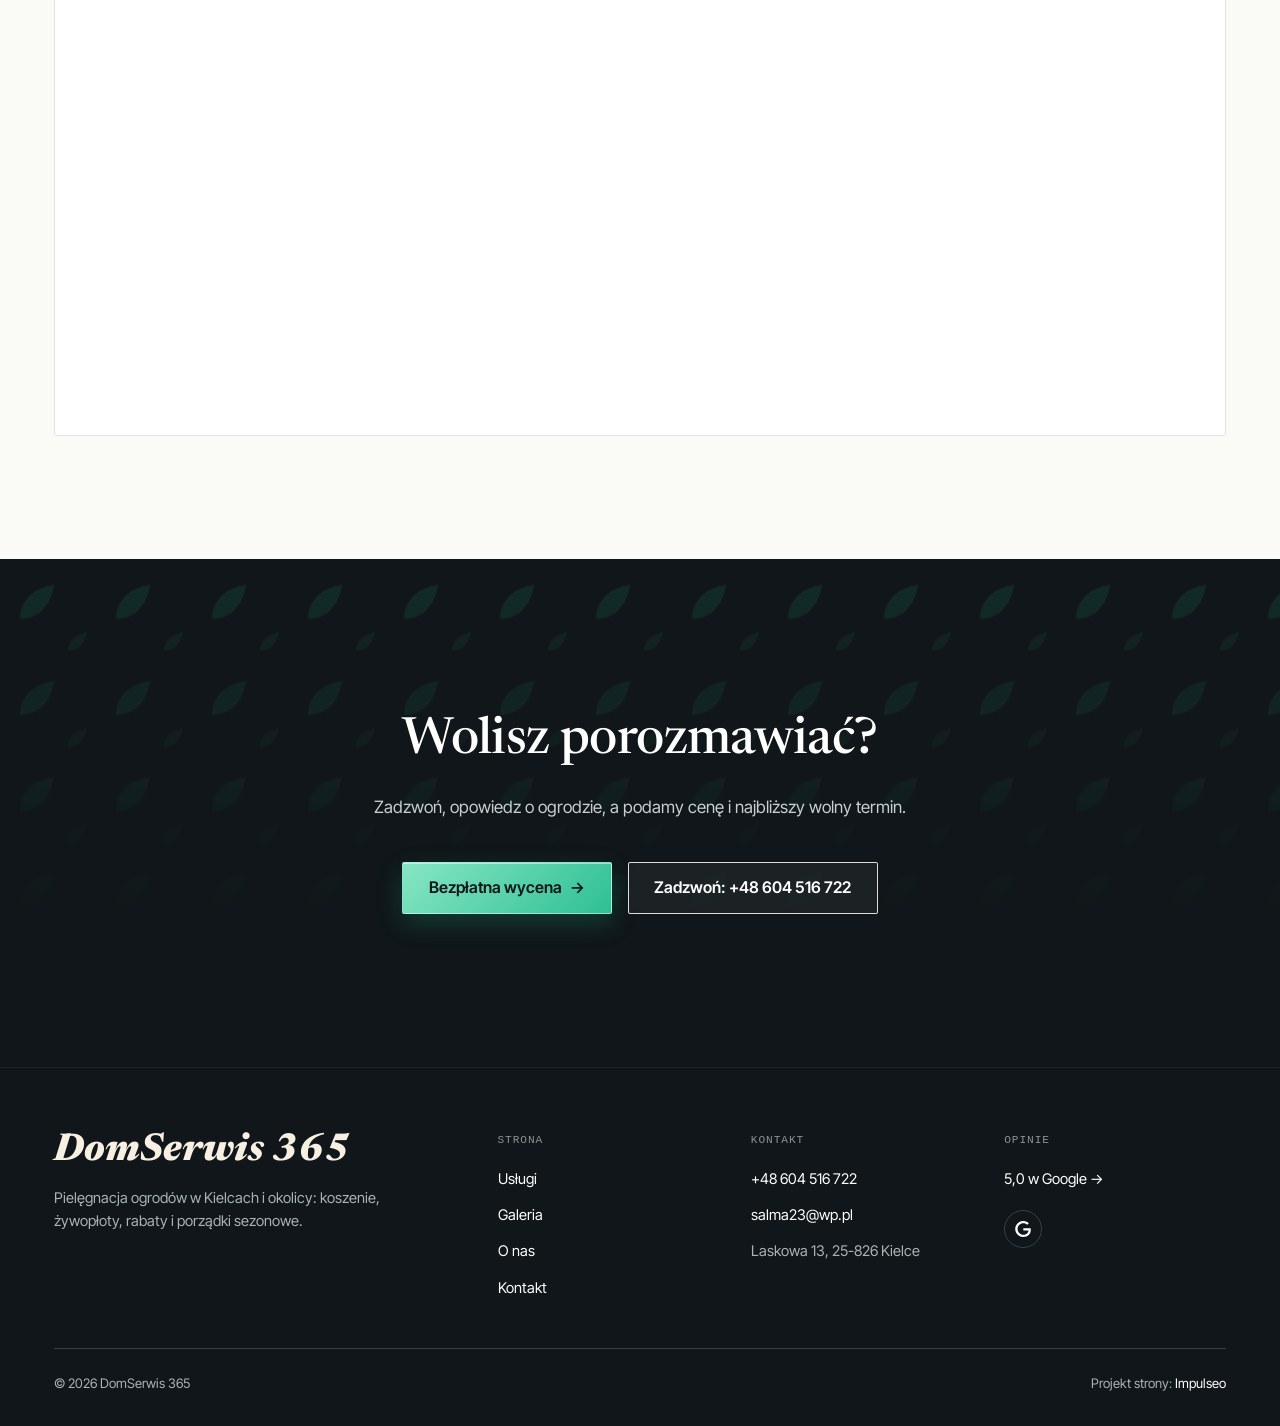
<file: kontakt.html>
<!DOCTYPE html>
<html lang="pl">
<head>
<meta charset="UTF-8">
<meta name="viewport" content="width=device-width, initial-scale=1.0">
<title>Kontakt - DomSerwis 365 · Kielce</title>
<meta name="description" content="DomSerwis 365 - konserwacja i pielęgnacja ogrodów, usługi ogrodnicze w Kielcach i okolicy: koszenie trawników, przycinanie żywopłotów i krzewów, rabaty, porządki sezonowe. Bezpłatna wycena: 604 516 722.">
<link rel="canonical" href="https://impulseo-pl.github.io/domserwis-365/kontakt.html">
<meta name="robots" content="noindex, nofollow">
<meta name="theme-color" content="#101619">
<meta property="og:type" content="website">
<meta property="og:locale" content="pl_PL">
<meta property="og:site_name" content="DomSerwis 365">
<meta property="og:title" content="Kontakt - DomSerwis 365 · Kielce">
<meta property="og:description" content="DomSerwis 365 - konserwacja i pielęgnacja ogrodów, usługi ogrodnicze w Kielcach i okolicy: koszenie trawników, przycinanie żywopłotów i krzewów, rabaty, porządki sezonowe. Bezpłatna wycena: 604 516 722.">
<meta property="og:url" content="https://impulseo-pl.github.io/domserwis-365/kontakt.html">
<meta property="og:image" content="https://impulseo-pl.github.io/domserwis-365/img/og.jpg">
<meta property="og:image:width" content="1200">
<meta property="og:image:height" content="630">
<meta name="twitter:card" content="summary_large_image">
<script type="application/ld+json">{"@context":"https://schema.org","@type":"LocalBusiness","name":"DomSerwis 365","url":"https://impulseo-pl.github.io/domserwis-365/","telephone":"+48604516722","email":"salma23@wp.pl","image":"https://impulseo-pl.github.io/domserwis-365/img/og.jpg","address":{"@type":"PostalAddress","streetAddress":"Laskowa 13","postalCode":"25-826","addressLocality":"Kielce","addressCountry":"PL"},"areaServed":"Kielce","aggregateRating":{"@type":"AggregateRating","ratingValue":"5","reviewCount":"3"},"sameAs":["https://maps.google.com/?cid=12738530790801094435"]}</script>
<link rel="preconnect" href="https://fonts.googleapis.com">
<link rel="preconnect" href="https://fonts.gstatic.com" crossorigin>
<link href="https://fonts.googleapis.com/css2?family=Inter+Tight:wght@400;500;600;700&amp;family=Newsreader:ital,opsz,wght@0,6..72,400..800;1,6..72,400..800&amp;display=swap" rel="stylesheet">
<link rel="stylesheet" href="assets/styles.css?v=sw1">
</head>
<body class="page-inner">
<header class="float-nav" aria-label="Nawigacja">
  <a class="brand" href="index.html">DomSerwis 365</a>
  <nav class="links"><a href="oferta.html">Usługi</a><a href="realizacje.html">Galeria</a><a href="o-nas.html">O nas</a><a href="kontakt.html" aria-current="page">Kontakt</a></nav>
  <div class="right">
    <a class="phone" href="tel:+48604516722">+48 604 516 722</a>
    <a class="btn btn-accent btn-pill" href="kontakt.html">Bezpłatna wycena</a>
    <button class="menu-btn" type="button" data-menu-open aria-label="Otwórz menu">Menu</button>
  </div>
</header>
<div class="mobile-menu" role="dialog" aria-label="Menu">
  <div class="mm-top"><span class="mm-title">DomSerwis 365</span><button class="menu-btn" style="display:inline-flex" type="button" data-menu-close>Zamknij</button></div>
  <nav><a href="index.html">Start <span class="arr">→</span></a><a href="oferta.html">Usługi <span class="arr">→</span></a><a href="realizacje.html">Galeria <span class="arr">→</span></a><a href="o-nas.html">O nas <span class="arr">→</span></a><a href="kontakt.html">Kontakt <span class="arr">→</span></a></nav>
  <div class="mm-cta"><a class="btn btn-accent" href="kontakt.html">Bezpłatna wycena</a><a class="btn btn-outline-light" href="tel:+48604516722">Zadzwoń +48 604 516 722</a></div>
</div>

<main>
<section class="pagehead">
  <img src="img/head-kontakt.jpg" alt="Bezpłatna wycena ogrodu" width="1880" height="1254" fetchpriority="high" decoding="async">
  <div class="wrap">
    <div class="crumbs"><a href="index.html">Start</a> / Kontakt</div>
    <h1>Bezpłatna wycena ogrodu</h1>
    <p>Zadzwoń albo napisz, co jest do zrobienia. Odezwiemy się z ceną i terminem.</p>
  </div>
</section>

<section class="sec bg-paper">
  <div class="wrap contact-grid">
    <div class="reveal">
      <span class="eyebrow"><svg viewBox="0 0 24 24" aria-hidden="true"><path d="M5 19c0-8 5.5-13.5 15-14-.6 9.4-6 15-14 15" fill="none" stroke="currentColor" stroke-width="2" stroke-linecap="round" stroke-linejoin="round"/><path d="M5 19l7-7" fill="none" stroke="currentColor" stroke-width="2" stroke-linecap="round"/></svg>Dane kontaktowe</span>
      <h2>DomSerwis 365</h2>
      <div class="info-list">
        <div class="info-row"><span class="mono">Telefon</span><a class="val" href="tel:+48604516722">+48 604 516 722</a></div>
        <div class="info-row"><span class="mono">E-mail</span><a class="val" href="mailto:salma23@wp.pl">salma23@wp.pl</a></div>
        <div class="info-row"><span class="mono">Adres</span><span class="val">Laskowa 13, 25-826 Kielce</span></div>
        <div class="info-row"><span class="mono">Obszar</span><span class="val">Kielce i okolice</span></div>
      </div>
      <p style="margin-top:1.5rem"><a class="link-arrow" href="https://maps.google.com/?cid=12738530790801094435&amp;g_mp=Cidnb29nbGUubWFwcy5wbGFjZXMudjEuUGxhY2VzLlNlYXJjaFRleHQQAhgEIAA" target="_blank" rel="noopener">Wizytówka i opinie w Google <span class="arr">→</span></a></p>
    </div>
    <div class="reveal">
      <form class="form" action="https://formsubmit.co/salma23@wp.pl" method="POST">
        <input type="hidden" name="_subject" value="Zapytanie ze strony DomSerwis 365">
        <input type="hidden" name="_captcha" value="false">
        <input type="hidden" name="_template" value="table">
        <div class="fld"><label for="name">Imię</label><input id="name" name="name" type="text" placeholder="np. Jan Kowalski" required></div>
        <div class="fld"><label for="phone">Telefon</label><input id="phone" name="phone" type="tel" placeholder="+48 ..." required></div>
        <div class="fld"><label for="email">E-mail</label><input id="email" name="email" type="email" placeholder="adres@email.pl"></div>
        <div class="fld"><label for="usluga">Czego potrzebujesz?</label><select id="usluga" name="usluga"><option>Koszenie trawnika</option><option>Zarośnięta działka</option><option>Żywopłot lub krzewy</option><option>Rabaty</option><option>Porządki sezonowe</option><option>Stała opieka nad ogrodem</option></select></div>
        <div class="fld"><label for="msg">Kilka słów o ogrodzie</label><textarea id="msg" name="message" placeholder="Np. trawnik ok. 500 m², żywopłot z tui 20 m, Kielce Baranówek" required></textarea></div>
        <button type="submit" class="btn btn-accent" style="width:100%">Wyślij zapytanie <span class="arr">→</span></button>
        <p class="note">Wiadomość trafi bezpośrednio do nas. Można też zadzwonić: +48 604 516 722.</p>
      </form>
    </div>
  </div>
</section>
<section class="sec bg-paper" style="padding-top:0">
  <div class="wrap reveal">
    <iframe class="map" style="aspect-ratio:21/9" title="DomSerwis 365 - Kielce" src="https://maps.google.com/maps?q=50.8378272%2C20.5356446&amp;z=14&amp;output=embed" loading="lazy" referrerpolicy="no-referrer-when-downgrade"></iframe>
  </div>
</section>
<section class="cta">
  <div class="wrap reveal">
    <h2>Wolisz porozmawiać?</h2>
    <p>Zadzwoń, opowiedz o ogrodzie, a podamy cenę i najbliższy wolny termin.</p>
    <div class="acts"><a class="btn btn-accent" href="kontakt.html">Bezpłatna wycena <span class="arr">→</span></a><a class="btn btn-outline-light" href="tel:+48604516722">Zadzwoń: +48 604 516 722</a></div>
  </div>
</section>

</main>
<footer>
  <div class="wrap">
    <div class="foot-grid">
      <div class="foot-brand">
        <div class="name">DomSerwis 365</div>
        <p>Pielęgnacja ogrodów w Kielcach i okolicy: koszenie, żywopłoty, rabaty i porządki sezonowe.</p>
      </div>
      <div class="foot-col"><h4>Strona</h4><a href="oferta.html">Usługi</a><a href="realizacje.html">Galeria</a><a href="o-nas.html">O nas</a><a href="kontakt.html">Kontakt</a></div>
      <div class="foot-col"><h4>Kontakt</h4><a href="tel:+48604516722">+48 604 516 722</a><a href="mailto:salma23@wp.pl">salma23@wp.pl</a><span>Laskowa 13, 25-826 Kielce</span></div>
      <div class="foot-col"><h4>Opinie</h4><a href="https://maps.google.com/?cid=12738530790801094435&amp;g_mp=Cidnb29nbGUubWFwcy5wbGFjZXMudjEuUGxhY2VzLlNlYXJjaFRleHQQAhgEIAA" target="_blank" rel="noopener">5,0 w Google <span class="arr">→</span></a>
        <div class="foot-soc"><a class="soc" href="https://maps.google.com/?cid=12738530790801094435&amp;g_mp=Cidnb29nbGUubWFwcy5wbGFjZXMudjEuUGxhY2VzLlNlYXJjaFRleHQQAhgEIAA" target="_blank" rel="noopener" aria-label="Google - DomSerwis 365"><svg viewBox="0 0 24 24" aria-hidden="true" focusable="false"><path d="M12.48 10.92v3.28h7.84c-.24 1.84-.853 3.187-1.787 4.133-1.147 1.147-2.933 2.4-6.053 2.4-4.827 0-8.6-3.893-8.6-8.72s3.773-8.72 8.6-8.72c2.6 0 4.507 1.027 5.907 2.347l2.307-2.307C18.747 1.44 16.133 0 12.48 0 5.867 0 .307 5.387.307 12s5.56 12 12.173 12c3.573 0 6.267-1.173 8.373-3.36 2.16-2.16 2.84-5.213 2.84-7.667 0-.76-.053-1.467-.173-2.053H12.48z" fill="currentColor"/></svg></a></div></div>
    </div>
    <div class="foot-bot"><span>© 2026 DomSerwis 365</span><span>Projekt strony: <a class="foot-credit" href="https://impulseo.pl" target="_blank" rel="noopener">Impulseo</a></span></div>
  </div>
</footer>
<div class="sticky-call"><a class="sc-call" href="tel:+48604516722"><svg width="16" height="16" viewBox="0 0 24 24" fill="none" aria-hidden="true"><path d="M6.6 10.8a15.5 15.5 0 0 0 6.6 6.6l2.2-2.2a1 1 0 0 1 1-.24 11.4 11.4 0 0 0 3.6.58 1 1 0 0 1 1 1V20a1 1 0 0 1-1 1A17 17 0 0 1 3 4a1 1 0 0 1 1-1h3.5a1 1 0 0 1 1 1c0 1.25.2 2.46.58 3.6a1 1 0 0 1-.25 1l-2.23 2.2Z" fill="currentColor"/></svg> Zadzwoń</a><a class="sc-quote" href="kontakt.html">Bezpłatna wycena</a></div>
<div class="demo-wazne" data-do="2026-11-19" data-cykl="3" hidden><svg class="dw-ico" width="13" height="13" viewBox="0 0 24 24" fill="none" aria-hidden="true"><circle cx="12" cy="12" r="8.6" stroke="currentColor" stroke-width="1.8"/><path d="M12 7.2V12l3.3 2" stroke="currentColor" stroke-width="1.8" stroke-linecap="round"/></svg><span class="dw-txt"></span></div>
<script src="assets/main.js"></script>
</body>
</html>
</file>
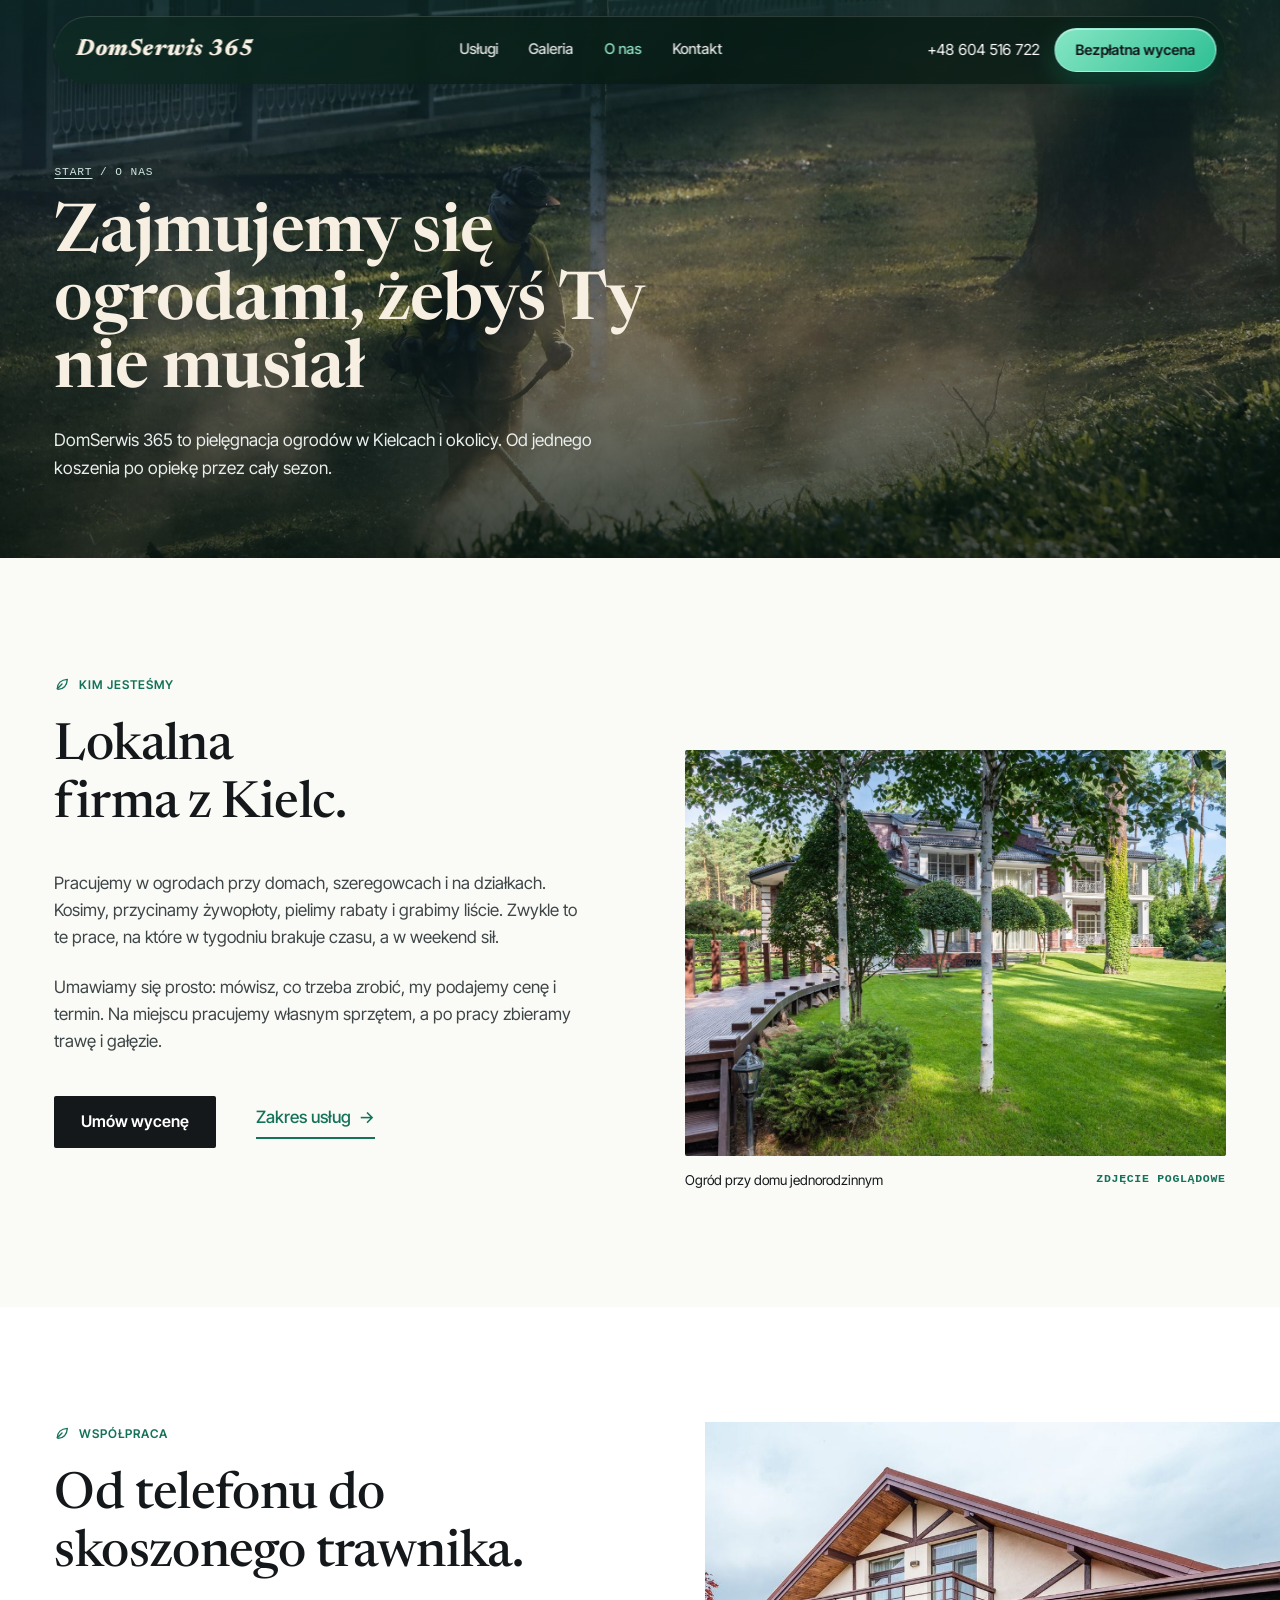
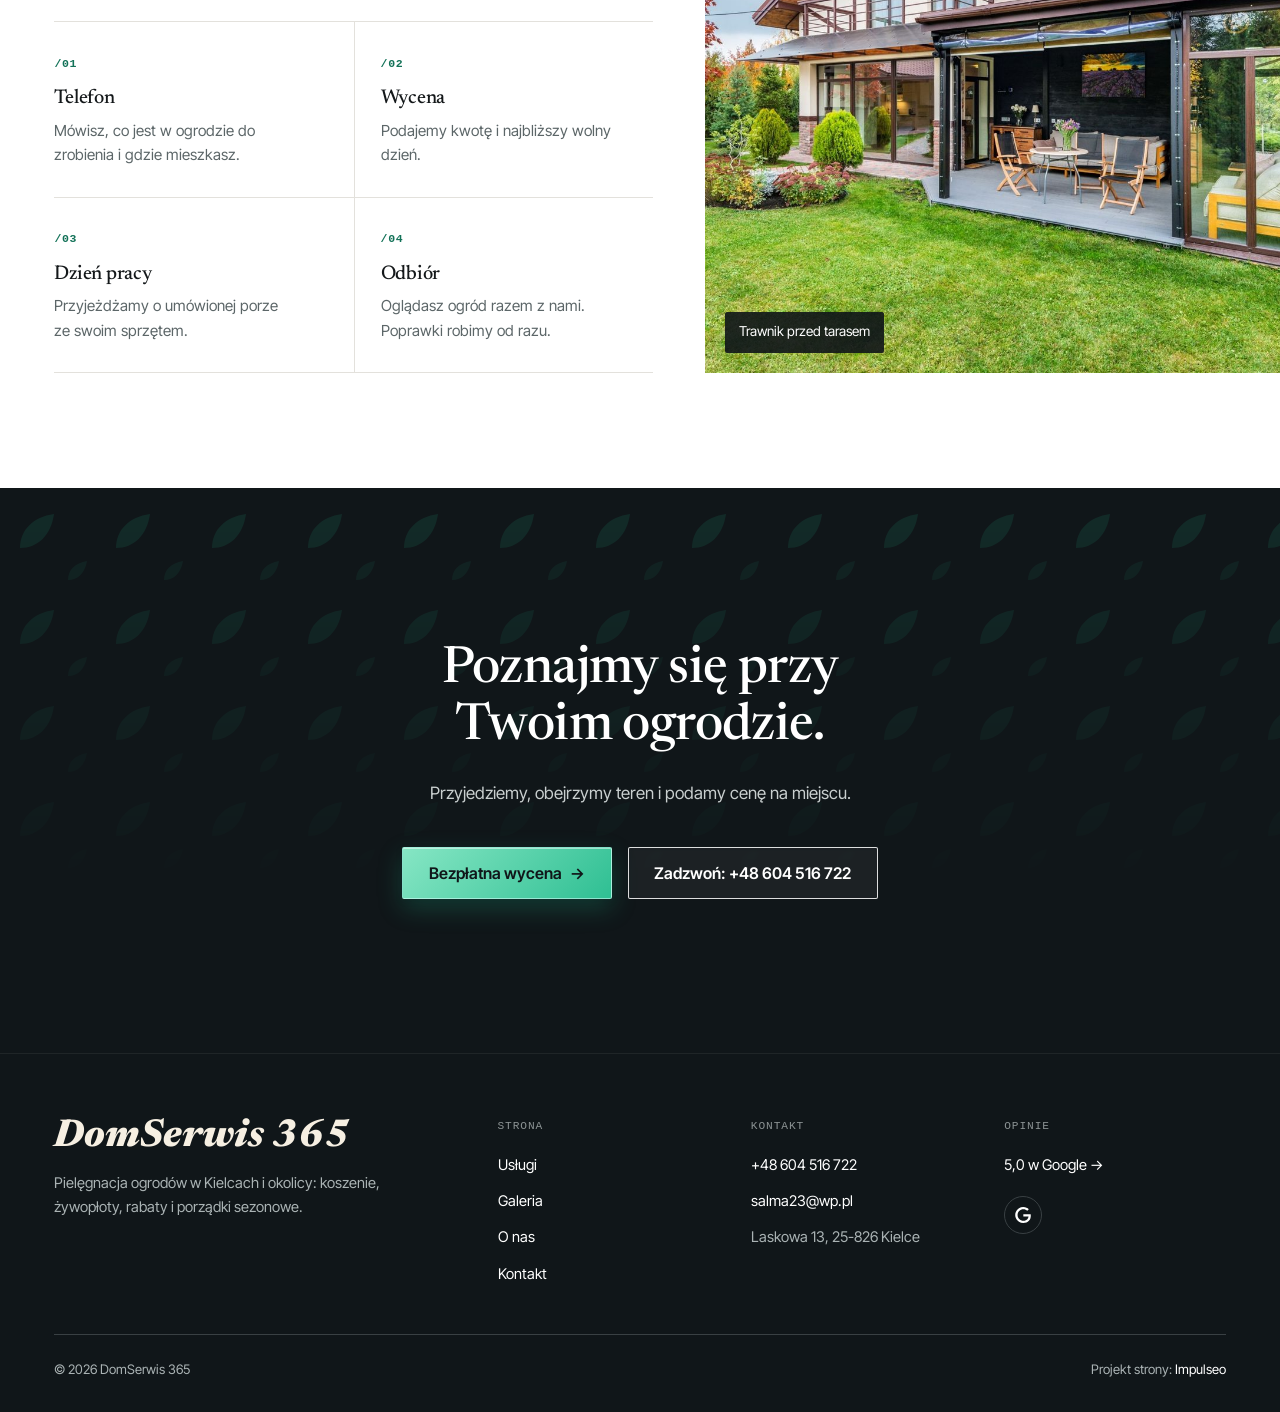
<file: o-nas.html>
<!DOCTYPE html>
<html lang="pl">
<head>
<meta charset="UTF-8">
<meta name="viewport" content="width=device-width, initial-scale=1.0">
<title>O nas - DomSerwis 365 · Kielce</title>
<meta name="description" content="DomSerwis 365 - konserwacja i pielęgnacja ogrodów, usługi ogrodnicze w Kielcach i okolicy: koszenie trawników, przycinanie żywopłotów i krzewów, rabaty, porządki sezonowe. Bezpłatna wycena: 604 516 722.">
<link rel="canonical" href="https://impulseo-pl.github.io/domserwis-365/o-nas.html">
<meta name="robots" content="noindex, nofollow">
<meta name="theme-color" content="#101619">
<meta property="og:type" content="website">
<meta property="og:locale" content="pl_PL">
<meta property="og:site_name" content="DomSerwis 365">
<meta property="og:title" content="O nas - DomSerwis 365 · Kielce">
<meta property="og:description" content="DomSerwis 365 - konserwacja i pielęgnacja ogrodów, usługi ogrodnicze w Kielcach i okolicy: koszenie trawników, przycinanie żywopłotów i krzewów, rabaty, porządki sezonowe. Bezpłatna wycena: 604 516 722.">
<meta property="og:url" content="https://impulseo-pl.github.io/domserwis-365/o-nas.html">
<meta property="og:image" content="https://impulseo-pl.github.io/domserwis-365/img/og.jpg">
<meta property="og:image:width" content="1200">
<meta property="og:image:height" content="630">
<meta name="twitter:card" content="summary_large_image">
<script type="application/ld+json">{"@context":"https://schema.org","@type":"LocalBusiness","name":"DomSerwis 365","url":"https://impulseo-pl.github.io/domserwis-365/","telephone":"+48604516722","email":"salma23@wp.pl","image":"https://impulseo-pl.github.io/domserwis-365/img/og.jpg","address":{"@type":"PostalAddress","streetAddress":"Laskowa 13","postalCode":"25-826","addressLocality":"Kielce","addressCountry":"PL"},"areaServed":"Kielce","aggregateRating":{"@type":"AggregateRating","ratingValue":"5","reviewCount":"3"},"sameAs":["https://maps.google.com/?cid=12738530790801094435"]}</script>
<link rel="preconnect" href="https://fonts.googleapis.com">
<link rel="preconnect" href="https://fonts.gstatic.com" crossorigin>
<link href="https://fonts.googleapis.com/css2?family=Inter+Tight:wght@400;500;600;700&amp;family=Newsreader:ital,opsz,wght@0,6..72,400..800;1,6..72,400..800&amp;display=swap" rel="stylesheet">
<link rel="stylesheet" href="assets/styles.css?v=sw1">
</head>
<body class="page-inner">
<header class="float-nav" aria-label="Nawigacja">
  <a class="brand" href="index.html">DomSerwis 365</a>
  <nav class="links"><a href="oferta.html">Usługi</a><a href="realizacje.html">Galeria</a><a href="o-nas.html" aria-current="page">O nas</a><a href="kontakt.html">Kontakt</a></nav>
  <div class="right">
    <a class="phone" href="tel:+48604516722">+48 604 516 722</a>
    <a class="btn btn-accent btn-pill" href="kontakt.html">Bezpłatna wycena</a>
    <button class="menu-btn" type="button" data-menu-open aria-label="Otwórz menu">Menu</button>
  </div>
</header>
<div class="mobile-menu" role="dialog" aria-label="Menu">
  <div class="mm-top"><span class="mm-title">DomSerwis 365</span><button class="menu-btn" style="display:inline-flex" type="button" data-menu-close>Zamknij</button></div>
  <nav><a href="index.html">Start <span class="arr">→</span></a><a href="oferta.html">Usługi <span class="arr">→</span></a><a href="realizacje.html">Galeria <span class="arr">→</span></a><a href="o-nas.html">O nas <span class="arr">→</span></a><a href="kontakt.html">Kontakt <span class="arr">→</span></a></nav>
  <div class="mm-cta"><a class="btn btn-accent" href="kontakt.html">Bezpłatna wycena</a><a class="btn btn-outline-light" href="tel:+48604516722">Zadzwoń +48 604 516 722</a></div>
</div>

<main>
<section class="pagehead">
  <img src="img/head-o-nas.jpg" alt="Zajmujemy się ogrodami, żebyś Ty nie musiał" width="1880" height="1254" fetchpriority="high" decoding="async">
  <div class="wrap">
    <div class="crumbs"><a href="index.html">Start</a> / O nas</div>
    <h1>Zajmujemy się ogrodami, żebyś Ty nie musiał</h1>
    <p>DomSerwis 365 to pielęgnacja ogrodów w Kielcach i okolicy. Od jednego koszenia po opiekę przez cały sezon.</p>
  </div>
</section>

<section class="sec bg-paper">
  <div class="wrap about-grid">
    <div class="reveal">
      <span class="eyebrow"><svg viewBox="0 0 24 24" aria-hidden="true"><path d="M5 19c0-8 5.5-13.5 15-14-.6 9.4-6 15-14 15" fill="none" stroke="currentColor" stroke-width="2" stroke-linecap="round" stroke-linejoin="round"/><path d="M5 19l7-7" fill="none" stroke="currentColor" stroke-width="2" stroke-linecap="round"/></svg>Kim jesteśmy</span>
      <h2>Lokalna firma z Kielc.</h2>
      <div class="about-text">
        <p>Pracujemy w ogrodach przy domach, szeregowcach i na działkach. Kosimy, przycinamy żywopłoty, pielimy rabaty i grabimy liście. Zwykle to te prace, na które w tygodniu brakuje czasu, a w weekend sił.</p>
        <p>Umawiamy się prosto: mówisz, co trzeba zrobić, my podajemy cenę i termin. Na miejscu pracujemy własnym sprzętem, a po pracy zbieramy trawę i gałęzie.</p>
      </div>
      <div class="about-actions"><a class="btn btn-dark" href="kontakt.html">Umów wycenę</a><a class="link-arrow" href="oferta.html">Zakres usług <span class="arr">→</span></a></div>
    </div>
    <figure class="photo-fig reveal">
      <img src="img/r1.jpg" alt="Zadbany ogród przy domu" width="1400" height="935" loading="lazy" decoding="async">
      <figcaption><span>Ogród przy domu jednorodzinnym</span><span class="mono">Zdjęcie poglądowe</span></figcaption>
    </figure>
  </div>
</section>
<section class="sec bg-white" style="overflow:clip">
  <div class="wrap why-grid">
    <div class="reveal">
      <span class="eyebrow"><svg viewBox="0 0 24 24" aria-hidden="true"><path d="M5 19c0-8 5.5-13.5 15-14-.6 9.4-6 15-14 15" fill="none" stroke="currentColor" stroke-width="2" stroke-linecap="round" stroke-linejoin="round"/><path d="M5 19l7-7" fill="none" stroke="currentColor" stroke-width="2" stroke-linecap="round"/></svg>Współpraca</span>
      <h2>Od telefonu do skoszonego trawnika.</h2>
      <div class="why-list">
        <div><span class="mono">/01</span><h3>Telefon</h3><p>Mówisz, co jest w ogrodzie do zrobienia i gdzie mieszkasz.</p></div>
        <div><span class="mono">/02</span><h3>Wycena</h3><p>Podajemy kwotę i najbliższy wolny dzień.</p></div>
        <div><span class="mono">/03</span><h3>Dzień pracy</h3><p>Przyjeżdżamy o umówionej porze ze swoim sprzętem.</p></div>
        <div><span class="mono">/04</span><h3>Odbiór</h3><p>Oglądasz ogród razem z nami. Poprawki robimy od razu.</p></div>
      </div>
    </div>
    <figure class="why-photo reveal">
      <img src="img/r2.jpg" alt="Trawnik przed domem z tarasem" width="1400" height="935" loading="lazy" decoding="async">
      <figcaption>Trawnik przed tarasem</figcaption>
    </figure>
  </div>
</section>
<section class="cta">
  <div class="wrap reveal">
    <h2>Poznajmy się przy Twoim ogrodzie.</h2>
    <p>Przyjedziemy, obejrzymy teren i podamy cenę na miejscu.</p>
    <div class="acts"><a class="btn btn-accent" href="kontakt.html">Bezpłatna wycena <span class="arr">→</span></a><a class="btn btn-outline-light" href="tel:+48604516722">Zadzwoń: +48 604 516 722</a></div>
  </div>
</section>

</main>
<footer>
  <div class="wrap">
    <div class="foot-grid">
      <div class="foot-brand">
        <div class="name">DomSerwis 365</div>
        <p>Pielęgnacja ogrodów w Kielcach i okolicy: koszenie, żywopłoty, rabaty i porządki sezonowe.</p>
      </div>
      <div class="foot-col"><h4>Strona</h4><a href="oferta.html">Usługi</a><a href="realizacje.html">Galeria</a><a href="o-nas.html">O nas</a><a href="kontakt.html">Kontakt</a></div>
      <div class="foot-col"><h4>Kontakt</h4><a href="tel:+48604516722">+48 604 516 722</a><a href="mailto:salma23@wp.pl">salma23@wp.pl</a><span>Laskowa 13, 25-826 Kielce</span></div>
      <div class="foot-col"><h4>Opinie</h4><a href="https://maps.google.com/?cid=12738530790801094435&amp;g_mp=Cidnb29nbGUubWFwcy5wbGFjZXMudjEuUGxhY2VzLlNlYXJjaFRleHQQAhgEIAA" target="_blank" rel="noopener">5,0 w Google <span class="arr">→</span></a>
        <div class="foot-soc"><a class="soc" href="https://maps.google.com/?cid=12738530790801094435&amp;g_mp=Cidnb29nbGUubWFwcy5wbGFjZXMudjEuUGxhY2VzLlNlYXJjaFRleHQQAhgEIAA" target="_blank" rel="noopener" aria-label="Google - DomSerwis 365"><svg viewBox="0 0 24 24" aria-hidden="true" focusable="false"><path d="M12.48 10.92v3.28h7.84c-.24 1.84-.853 3.187-1.787 4.133-1.147 1.147-2.933 2.4-6.053 2.4-4.827 0-8.6-3.893-8.6-8.72s3.773-8.72 8.6-8.72c2.6 0 4.507 1.027 5.907 2.347l2.307-2.307C18.747 1.44 16.133 0 12.48 0 5.867 0 .307 5.387.307 12s5.56 12 12.173 12c3.573 0 6.267-1.173 8.373-3.36 2.16-2.16 2.84-5.213 2.84-7.667 0-.76-.053-1.467-.173-2.053H12.48z" fill="currentColor"/></svg></a></div></div>
    </div>
    <div class="foot-bot"><span>© 2026 DomSerwis 365</span><span>Projekt strony: <a class="foot-credit" href="https://impulseo.pl" target="_blank" rel="noopener">Impulseo</a></span></div>
  </div>
</footer>
<div class="sticky-call"><a class="sc-call" href="tel:+48604516722"><svg width="16" height="16" viewBox="0 0 24 24" fill="none" aria-hidden="true"><path d="M6.6 10.8a15.5 15.5 0 0 0 6.6 6.6l2.2-2.2a1 1 0 0 1 1-.24 11.4 11.4 0 0 0 3.6.58 1 1 0 0 1 1 1V20a1 1 0 0 1-1 1A17 17 0 0 1 3 4a1 1 0 0 1 1-1h3.5a1 1 0 0 1 1 1c0 1.25.2 2.46.58 3.6a1 1 0 0 1-.25 1l-2.23 2.2Z" fill="currentColor"/></svg> Zadzwoń</a><a class="sc-quote" href="kontakt.html">Bezpłatna wycena</a></div>
<div class="demo-wazne" data-do="2026-11-19" data-cykl="3" hidden><svg class="dw-ico" width="13" height="13" viewBox="0 0 24 24" fill="none" aria-hidden="true"><circle cx="12" cy="12" r="8.6" stroke="currentColor" stroke-width="1.8"/><path d="M12 7.2V12l3.3 2" stroke="currentColor" stroke-width="1.8" stroke-linecap="round"/></svg><span class="dw-txt"></span></div>
<script src="assets/main.js"></script>
</body>
</html>
</file>
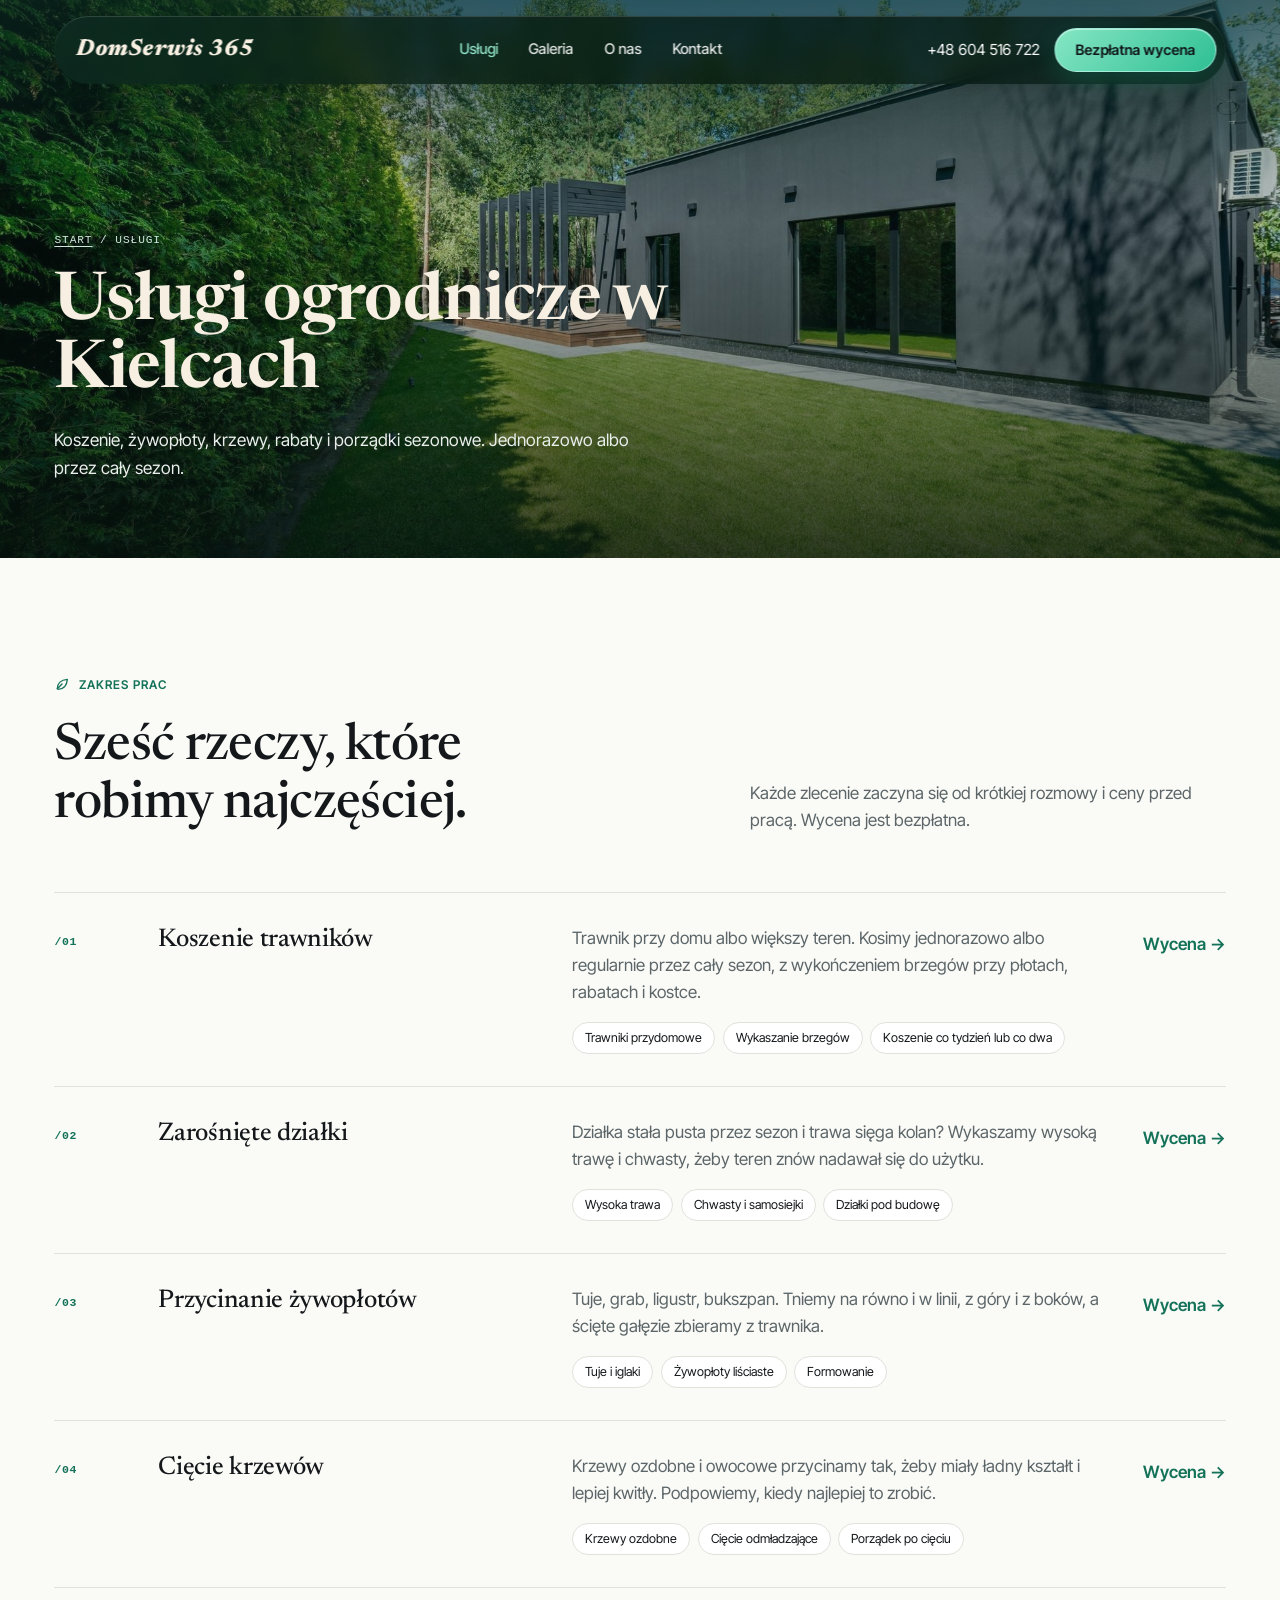
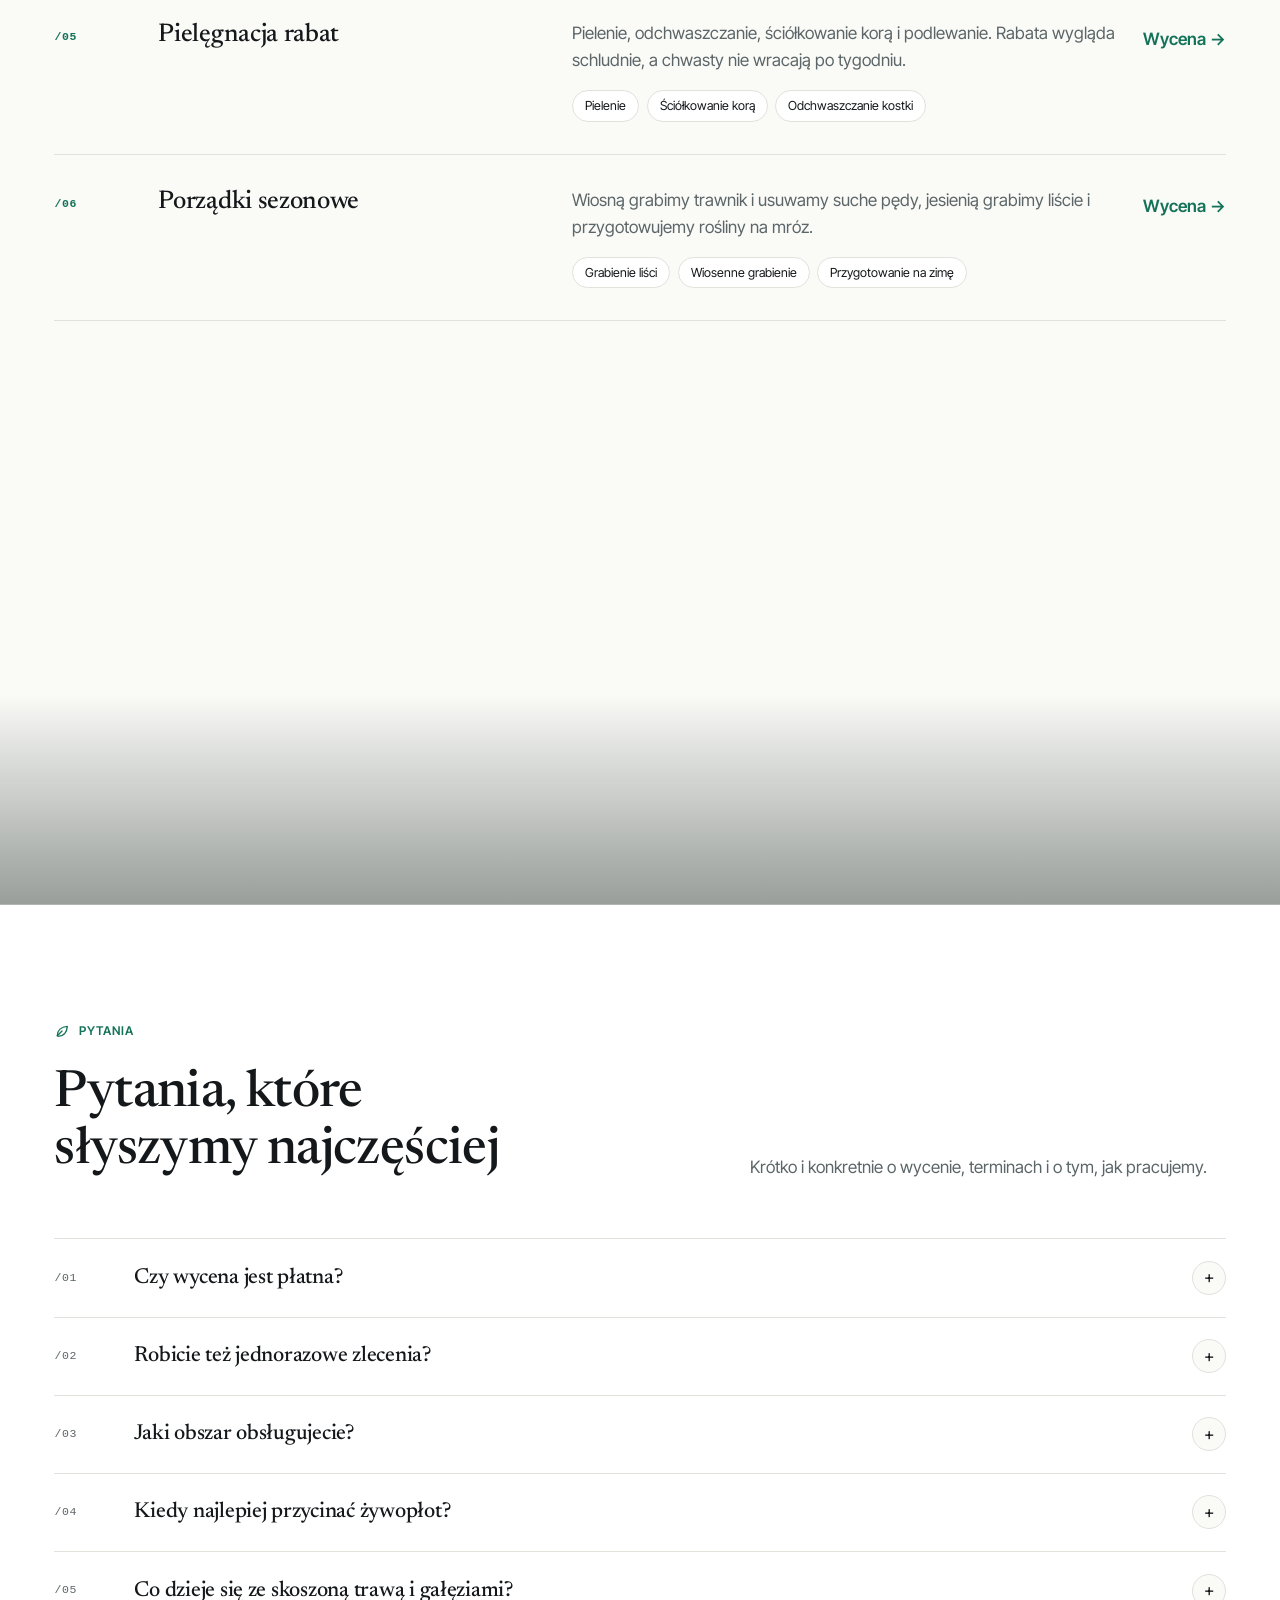
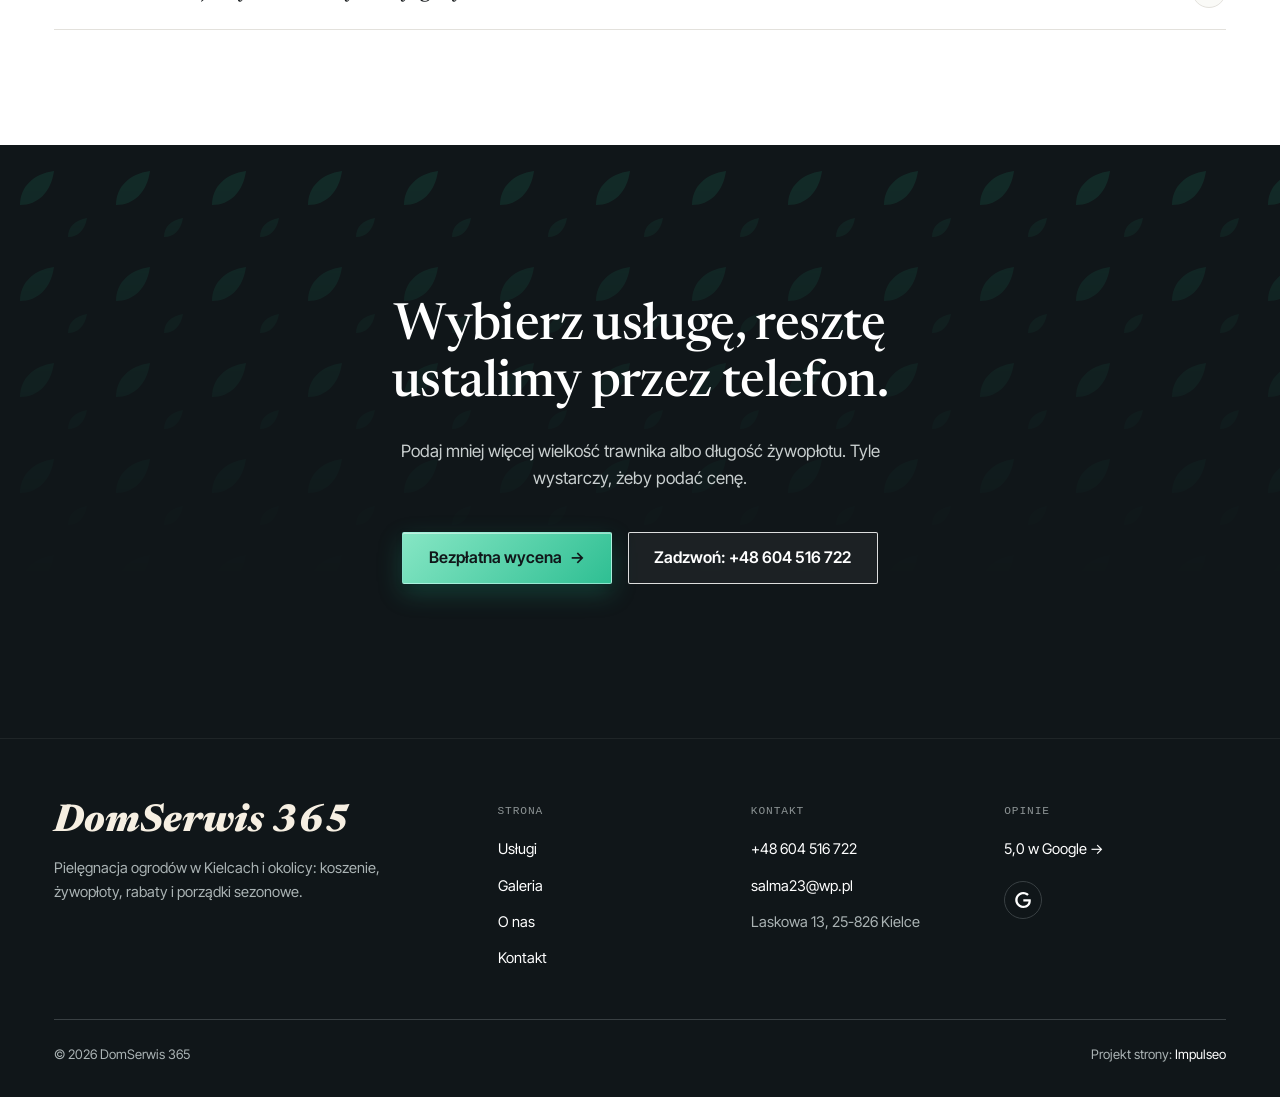
<file: oferta.html>
<!DOCTYPE html>
<html lang="pl">
<head>
<meta charset="UTF-8">
<meta name="viewport" content="width=device-width, initial-scale=1.0">
<title>Usługi ogrodnicze - DomSerwis 365 · Kielce</title>
<meta name="description" content="DomSerwis 365 - konserwacja i pielęgnacja ogrodów, usługi ogrodnicze w Kielcach i okolicy: koszenie trawników, przycinanie żywopłotów i krzewów, rabaty, porządki sezonowe. Bezpłatna wycena: 604 516 722.">
<link rel="canonical" href="https://impulseo-pl.github.io/domserwis-365/oferta.html">
<meta name="robots" content="noindex, nofollow">
<meta name="theme-color" content="#101619">
<meta property="og:type" content="website">
<meta property="og:locale" content="pl_PL">
<meta property="og:site_name" content="DomSerwis 365">
<meta property="og:title" content="Usługi ogrodnicze - DomSerwis 365 · Kielce">
<meta property="og:description" content="DomSerwis 365 - konserwacja i pielęgnacja ogrodów, usługi ogrodnicze w Kielcach i okolicy: koszenie trawników, przycinanie żywopłotów i krzewów, rabaty, porządki sezonowe. Bezpłatna wycena: 604 516 722.">
<meta property="og:url" content="https://impulseo-pl.github.io/domserwis-365/oferta.html">
<meta property="og:image" content="https://impulseo-pl.github.io/domserwis-365/img/og.jpg">
<meta property="og:image:width" content="1200">
<meta property="og:image:height" content="630">
<meta name="twitter:card" content="summary_large_image">
<script type="application/ld+json">{"@context":"https://schema.org","@type":"LocalBusiness","name":"DomSerwis 365","url":"https://impulseo-pl.github.io/domserwis-365/","telephone":"+48604516722","email":"salma23@wp.pl","image":"https://impulseo-pl.github.io/domserwis-365/img/og.jpg","address":{"@type":"PostalAddress","streetAddress":"Laskowa 13","postalCode":"25-826","addressLocality":"Kielce","addressCountry":"PL"},"areaServed":"Kielce","aggregateRating":{"@type":"AggregateRating","ratingValue":"5","reviewCount":"3"},"sameAs":["https://maps.google.com/?cid=12738530790801094435"]}</script>
<link rel="preconnect" href="https://fonts.googleapis.com">
<link rel="preconnect" href="https://fonts.gstatic.com" crossorigin>
<link href="https://fonts.googleapis.com/css2?family=Inter+Tight:wght@400;500;600;700&amp;family=Newsreader:ital,opsz,wght@0,6..72,400..800;1,6..72,400..800&amp;display=swap" rel="stylesheet">
<link rel="stylesheet" href="assets/styles.css?v=sw1">
</head>
<body class="page-inner">
<header class="float-nav" aria-label="Nawigacja">
  <a class="brand" href="index.html">DomSerwis 365</a>
  <nav class="links"><a href="oferta.html" aria-current="page">Usługi</a><a href="realizacje.html">Galeria</a><a href="o-nas.html">O nas</a><a href="kontakt.html">Kontakt</a></nav>
  <div class="right">
    <a class="phone" href="tel:+48604516722">+48 604 516 722</a>
    <a class="btn btn-accent btn-pill" href="kontakt.html">Bezpłatna wycena</a>
    <button class="menu-btn" type="button" data-menu-open aria-label="Otwórz menu">Menu</button>
  </div>
</header>
<div class="mobile-menu" role="dialog" aria-label="Menu">
  <div class="mm-top"><span class="mm-title">DomSerwis 365</span><button class="menu-btn" style="display:inline-flex" type="button" data-menu-close>Zamknij</button></div>
  <nav><a href="index.html">Start <span class="arr">→</span></a><a href="oferta.html">Usługi <span class="arr">→</span></a><a href="realizacje.html">Galeria <span class="arr">→</span></a><a href="o-nas.html">O nas <span class="arr">→</span></a><a href="kontakt.html">Kontakt <span class="arr">→</span></a></nav>
  <div class="mm-cta"><a class="btn btn-accent" href="kontakt.html">Bezpłatna wycena</a><a class="btn btn-outline-light" href="tel:+48604516722">Zadzwoń +48 604 516 722</a></div>
</div>

<main>
<section class="pagehead">
  <img src="img/head-oferta.jpg" alt="Usługi ogrodnicze w Kielcach" width="1880" height="1254" fetchpriority="high" decoding="async">
  <div class="wrap">
    <div class="crumbs"><a href="index.html">Start</a> / Usługi</div>
    <h1>Usługi ogrodnicze w Kielcach</h1>
    <p>Koszenie, żywopłoty, krzewy, rabaty i porządki sezonowe. Jednorazowo albo przez cały sezon.</p>
  </div>
</section>

<section class="sec bg-paper">
  <div class="wrap">
    <div class="sec-head reveal">
      <div><span class="eyebrow"><svg viewBox="0 0 24 24" aria-hidden="true"><path d="M5 19c0-8 5.5-13.5 15-14-.6 9.4-6 15-14 15" fill="none" stroke="currentColor" stroke-width="2" stroke-linecap="round" stroke-linejoin="round"/><path d="M5 19l7-7" fill="none" stroke="currentColor" stroke-width="2" stroke-linecap="round"/></svg>Zakres prac</span><h2>Sześć rzeczy, które robimy najczęściej.</h2></div>
      <p class="side">Każde zlecenie zaczyna się od krótkiej rozmowy i ceny przed pracą. Wycena jest bezpłatna.</p>
    </div>
    <div class="svc-rows"><div class="svc-row reveal"><span class="mono">/01</span><h3>Koszenie trawników</h3><div><p>Trawnik przy domu albo większy teren. Kosimy jednorazowo albo regularnie przez cały sezon, z wykończeniem brzegów przy płotach, rabatach i kostce.</p><div class="chips"><span>Trawniki przydomowe</span><span>Wykaszanie brzegów</span><span>Koszenie co tydzień lub co dwa</span></div></div><a class="go" href="kontakt.html">Wycena <span class="arr">→</span></a></div><div class="svc-row reveal"><span class="mono">/02</span><h3>Zarośnięte działki</h3><div><p>Działka stała pusta przez sezon i trawa sięga kolan? Wykaszamy wysoką trawę i chwasty, żeby teren znów nadawał się do użytku.</p><div class="chips"><span>Wysoka trawa</span><span>Chwasty i samosiejki</span><span>Działki pod budowę</span></div></div><a class="go" href="kontakt.html">Wycena <span class="arr">→</span></a></div><div class="svc-row reveal"><span class="mono">/03</span><h3>Przycinanie żywopłotów</h3><div><p>Tuje, grab, ligustr, bukszpan. Tniemy na równo i w linii, z góry i z boków, a ścięte gałęzie zbieramy z trawnika.</p><div class="chips"><span>Tuje i iglaki</span><span>Żywopłoty liściaste</span><span>Formowanie</span></div></div><a class="go" href="kontakt.html">Wycena <span class="arr">→</span></a></div><div class="svc-row reveal"><span class="mono">/04</span><h3>Cięcie krzewów</h3><div><p>Krzewy ozdobne i owocowe przycinamy tak, żeby miały ładny kształt i lepiej kwitły. Podpowiemy, kiedy najlepiej to zrobić.</p><div class="chips"><span>Krzewy ozdobne</span><span>Cięcie odmładzające</span><span>Porządek po cięciu</span></div></div><a class="go" href="kontakt.html">Wycena <span class="arr">→</span></a></div><div class="svc-row reveal"><span class="mono">/05</span><h3>Pielęgnacja rabat</h3><div><p>Pielenie, odchwaszczanie, ściółkowanie korą i podlewanie. Rabata wygląda schludnie, a chwasty nie wracają po tygodniu.</p><div class="chips"><span>Pielenie</span><span>Ściółkowanie korą</span><span>Odchwaszczanie kostki</span></div></div><a class="go" href="kontakt.html">Wycena <span class="arr">→</span></a></div><div class="svc-row reveal"><span class="mono">/06</span><h3>Porządki sezonowe</h3><div><p>Wiosną grabimy trawnik i usuwamy suche pędy, jesienią grabimy liście i przygotowujemy rośliny na mróz.</p><div class="chips"><span>Grabienie liści</span><span>Wiosenne grabienie</span><span>Przygotowanie na zimę</span></div></div><a class="go" href="kontakt.html">Wycena <span class="arr">→</span></a></div></div>
  </div>
</section>
<section class="stopklatka" aria-hidden="true"><div class="stk-bg" style="background-image:url(img/pas.jpg)"></div></section>
<section class="sec bg-white">
  <div class="wrap">
    <div class="sec-head reveal">
      <div><span class="eyebrow"><svg viewBox="0 0 24 24" aria-hidden="true"><path d="M5 19c0-8 5.5-13.5 15-14-.6 9.4-6 15-14 15" fill="none" stroke="currentColor" stroke-width="2" stroke-linecap="round" stroke-linejoin="round"/><path d="M5 19l7-7" fill="none" stroke="currentColor" stroke-width="2" stroke-linecap="round"/></svg>Pytania</span><h2>Pytania, które słyszymy najczęściej</h2></div>
      <p class="side">Krótko i konkretnie o wycenie, terminach i o tym, jak pracujemy.</p>
    </div>
    <div class="faq-list"><details class="reveal"><summary><span class="mono">/01</span><h3>Czy wycena jest płatna?</h3><span class="pl" aria-hidden="true">+</span></summary><p class="ans">Nie. Mówisz, co jest do zrobienia, a my podajemy cenę przed rozpoczęciem pracy. Przy większym ogrodzie umawiamy się na oględziny na miejscu.</p></details><details class="reveal"><summary><span class="mono">/02</span><h3>Robicie też jednorazowe zlecenia?</h3><span class="pl" aria-hidden="true">+</span></summary><p class="ans">Tak. Możemy przyjechać raz, na przykład przed rodzinną imprezą albo po zimie, albo zająć się ogrodem regularnie przez cały sezon.</p></details><details class="reveal"><summary><span class="mono">/03</span><h3>Jaki obszar obsługujecie?</h3><span class="pl" aria-hidden="true">+</span></summary><p class="ans">Kielce i okoliczne miejscowości. Jeśli mieszkasz dalej, zadzwoń. Ustalimy, czy dojazd ma sens.</p></details><details class="reveal"><summary><span class="mono">/04</span><h3>Kiedy najlepiej przycinać żywopłot?</h3><span class="pl" aria-hidden="true">+</span></summary><p class="ans">Najczęściej dwa razy w roku: na przełomie maja i czerwca oraz pod koniec lata. Dokładny termin zależy od gatunku, podpowiemy go przy wycenie.</p></details><details class="reveal"><summary><span class="mono">/05</span><h3>Co dzieje się ze skoszoną trawą i gałęziami?</h3><span class="pl" aria-hidden="true">+</span></summary><p class="ans">Zbieramy je z trawnika i rabat. Jak chcesz, zostawiamy je w umówionym miejscu na kompost.</p></details></div>
  </div>
</section>

<section class="cta">
  <div class="wrap reveal">
    <h2>Wybierz usługę, resztę ustalimy przez telefon.</h2>
    <p>Podaj mniej więcej wielkość trawnika albo długość żywopłotu. Tyle wystarczy, żeby podać cenę.</p>
    <div class="acts"><a class="btn btn-accent" href="kontakt.html">Bezpłatna wycena <span class="arr">→</span></a><a class="btn btn-outline-light" href="tel:+48604516722">Zadzwoń: +48 604 516 722</a></div>
  </div>
</section>

</main>
<footer>
  <div class="wrap">
    <div class="foot-grid">
      <div class="foot-brand">
        <div class="name">DomSerwis 365</div>
        <p>Pielęgnacja ogrodów w Kielcach i okolicy: koszenie, żywopłoty, rabaty i porządki sezonowe.</p>
      </div>
      <div class="foot-col"><h4>Strona</h4><a href="oferta.html">Usługi</a><a href="realizacje.html">Galeria</a><a href="o-nas.html">O nas</a><a href="kontakt.html">Kontakt</a></div>
      <div class="foot-col"><h4>Kontakt</h4><a href="tel:+48604516722">+48 604 516 722</a><a href="mailto:salma23@wp.pl">salma23@wp.pl</a><span>Laskowa 13, 25-826 Kielce</span></div>
      <div class="foot-col"><h4>Opinie</h4><a href="https://maps.google.com/?cid=12738530790801094435&amp;g_mp=Cidnb29nbGUubWFwcy5wbGFjZXMudjEuUGxhY2VzLlNlYXJjaFRleHQQAhgEIAA" target="_blank" rel="noopener">5,0 w Google <span class="arr">→</span></a>
        <div class="foot-soc"><a class="soc" href="https://maps.google.com/?cid=12738530790801094435&amp;g_mp=Cidnb29nbGUubWFwcy5wbGFjZXMudjEuUGxhY2VzLlNlYXJjaFRleHQQAhgEIAA" target="_blank" rel="noopener" aria-label="Google - DomSerwis 365"><svg viewBox="0 0 24 24" aria-hidden="true" focusable="false"><path d="M12.48 10.92v3.28h7.84c-.24 1.84-.853 3.187-1.787 4.133-1.147 1.147-2.933 2.4-6.053 2.4-4.827 0-8.6-3.893-8.6-8.72s3.773-8.72 8.6-8.72c2.6 0 4.507 1.027 5.907 2.347l2.307-2.307C18.747 1.44 16.133 0 12.48 0 5.867 0 .307 5.387.307 12s5.56 12 12.173 12c3.573 0 6.267-1.173 8.373-3.36 2.16-2.16 2.84-5.213 2.84-7.667 0-.76-.053-1.467-.173-2.053H12.48z" fill="currentColor"/></svg></a></div></div>
    </div>
    <div class="foot-bot"><span>© 2026 DomSerwis 365</span><span>Projekt strony: <a class="foot-credit" href="https://impulseo.pl" target="_blank" rel="noopener">Impulseo</a></span></div>
  </div>
</footer>
<div class="sticky-call"><a class="sc-call" href="tel:+48604516722"><svg width="16" height="16" viewBox="0 0 24 24" fill="none" aria-hidden="true"><path d="M6.6 10.8a15.5 15.5 0 0 0 6.6 6.6l2.2-2.2a1 1 0 0 1 1-.24 11.4 11.4 0 0 0 3.6.58 1 1 0 0 1 1 1V20a1 1 0 0 1-1 1A17 17 0 0 1 3 4a1 1 0 0 1 1-1h3.5a1 1 0 0 1 1 1c0 1.25.2 2.46.58 3.6a1 1 0 0 1-.25 1l-2.23 2.2Z" fill="currentColor"/></svg> Zadzwoń</a><a class="sc-quote" href="kontakt.html">Bezpłatna wycena</a></div>
<div class="demo-wazne" data-do="2026-11-19" data-cykl="3" hidden><svg class="dw-ico" width="13" height="13" viewBox="0 0 24 24" fill="none" aria-hidden="true"><circle cx="12" cy="12" r="8.6" stroke="currentColor" stroke-width="1.8"/><path d="M12 7.2V12l3.3 2" stroke="currentColor" stroke-width="1.8" stroke-linecap="round"/></svg><span class="dw-txt"></span></div>
<script src="assets/main.js"></script>
</body>
</html>
</file>
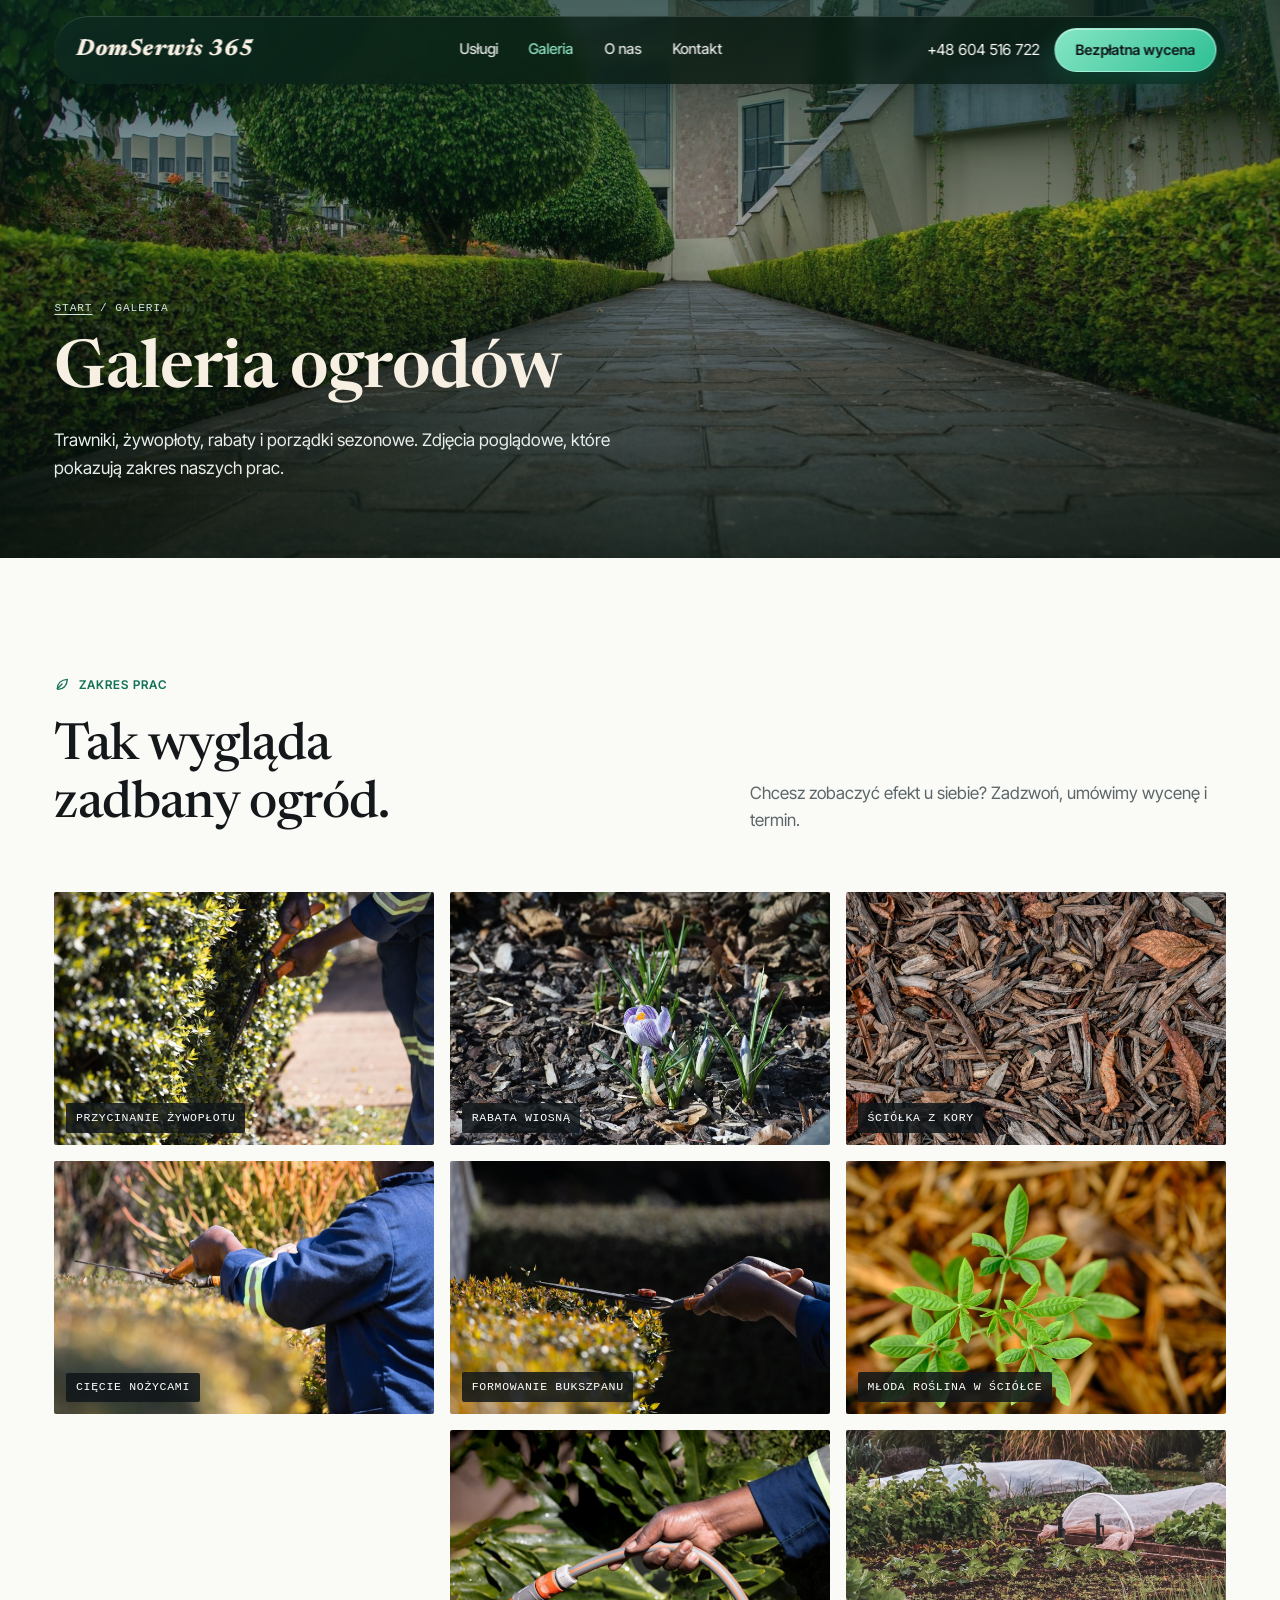
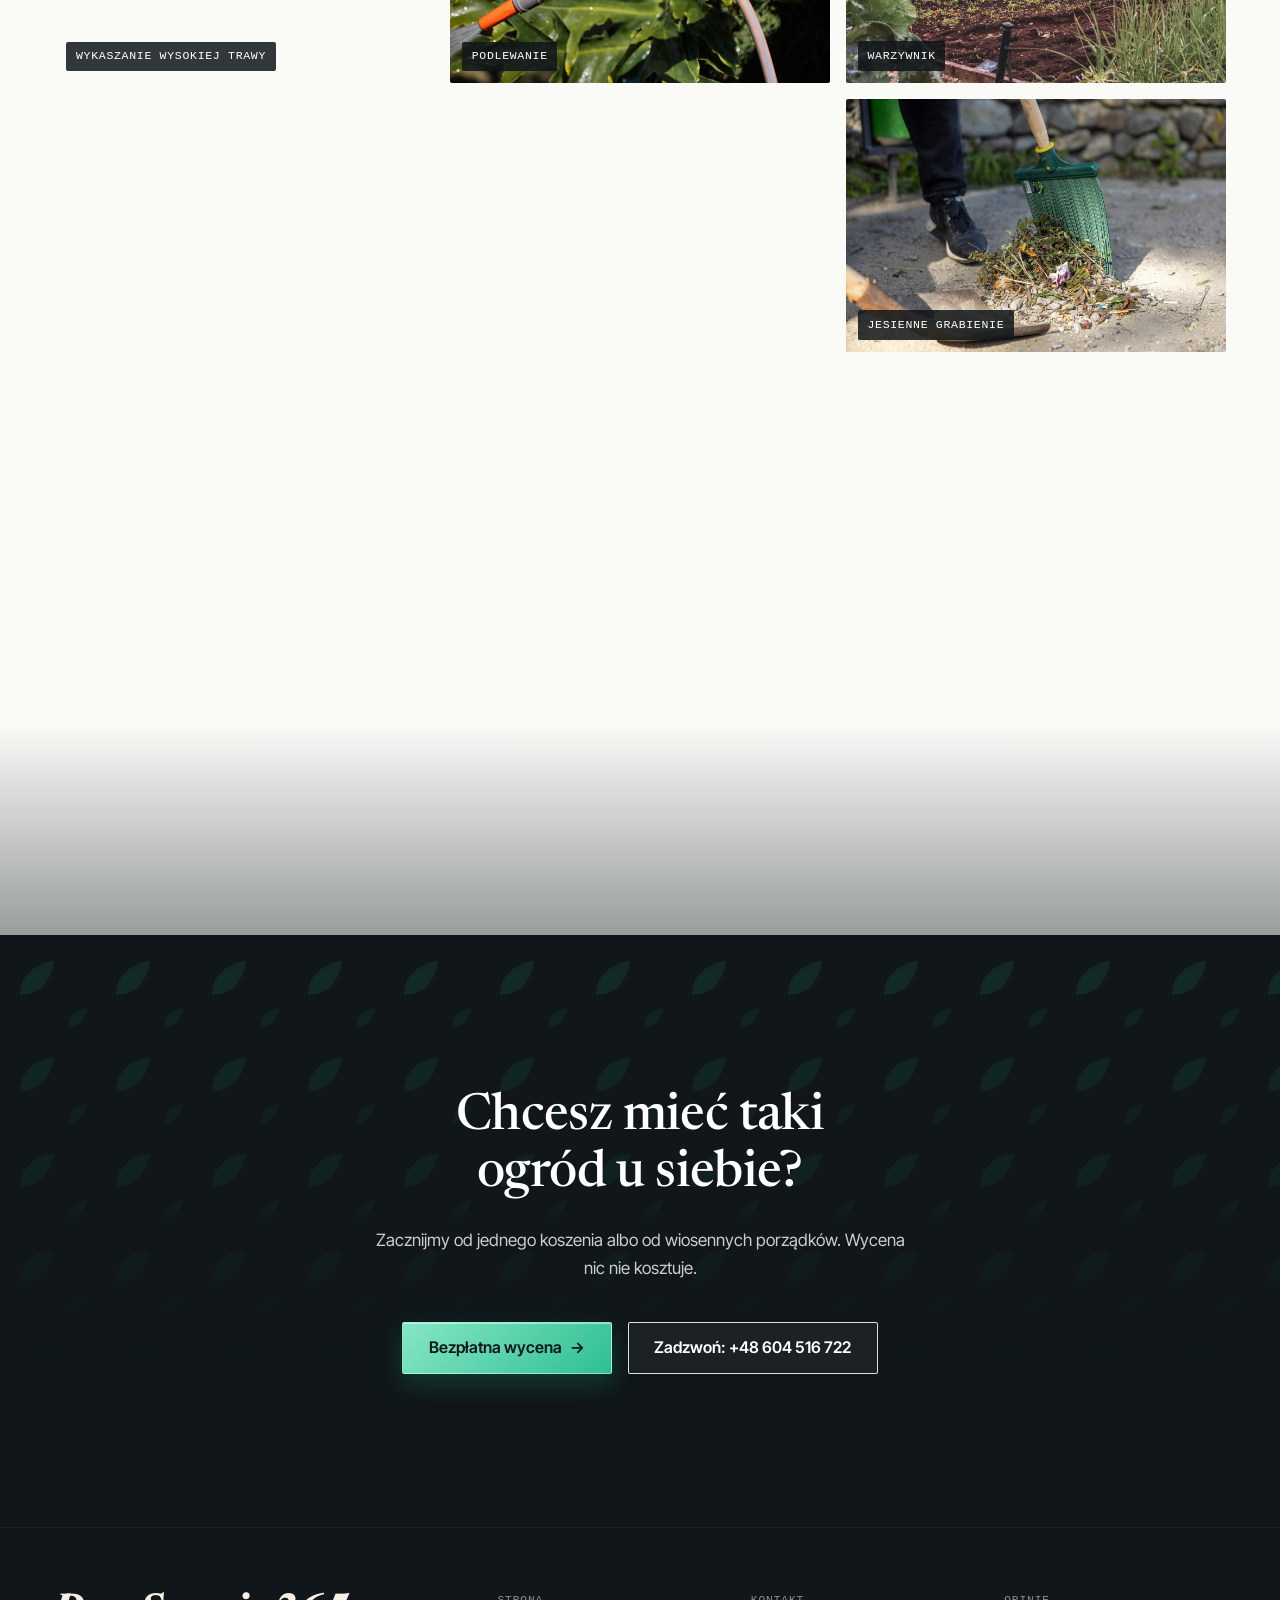
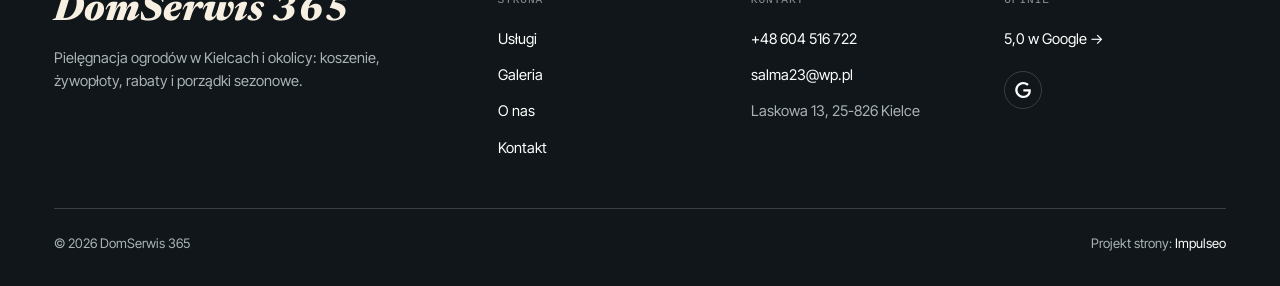
<file: realizacje.html>
<!DOCTYPE html>
<html lang="pl">
<head>
<meta charset="UTF-8">
<meta name="viewport" content="width=device-width, initial-scale=1.0">
<title>Galeria - DomSerwis 365 · Kielce</title>
<meta name="description" content="DomSerwis 365 - konserwacja i pielęgnacja ogrodów, usługi ogrodnicze w Kielcach i okolicy: koszenie trawników, przycinanie żywopłotów i krzewów, rabaty, porządki sezonowe. Bezpłatna wycena: 604 516 722.">
<link rel="canonical" href="https://impulseo-pl.github.io/domserwis-365/realizacje.html">
<meta name="robots" content="noindex, nofollow">
<meta name="theme-color" content="#101619">
<meta property="og:type" content="website">
<meta property="og:locale" content="pl_PL">
<meta property="og:site_name" content="DomSerwis 365">
<meta property="og:title" content="Galeria - DomSerwis 365 · Kielce">
<meta property="og:description" content="DomSerwis 365 - konserwacja i pielęgnacja ogrodów, usługi ogrodnicze w Kielcach i okolicy: koszenie trawników, przycinanie żywopłotów i krzewów, rabaty, porządki sezonowe. Bezpłatna wycena: 604 516 722.">
<meta property="og:url" content="https://impulseo-pl.github.io/domserwis-365/realizacje.html">
<meta property="og:image" content="https://impulseo-pl.github.io/domserwis-365/img/og.jpg">
<meta property="og:image:width" content="1200">
<meta property="og:image:height" content="630">
<meta name="twitter:card" content="summary_large_image">
<script type="application/ld+json">{"@context":"https://schema.org","@type":"LocalBusiness","name":"DomSerwis 365","url":"https://impulseo-pl.github.io/domserwis-365/","telephone":"+48604516722","email":"salma23@wp.pl","image":"https://impulseo-pl.github.io/domserwis-365/img/og.jpg","address":{"@type":"PostalAddress","streetAddress":"Laskowa 13","postalCode":"25-826","addressLocality":"Kielce","addressCountry":"PL"},"areaServed":"Kielce","aggregateRating":{"@type":"AggregateRating","ratingValue":"5","reviewCount":"3"},"sameAs":["https://maps.google.com/?cid=12738530790801094435"]}</script>
<link rel="preconnect" href="https://fonts.googleapis.com">
<link rel="preconnect" href="https://fonts.gstatic.com" crossorigin>
<link href="https://fonts.googleapis.com/css2?family=Inter+Tight:wght@400;500;600;700&amp;family=Newsreader:ital,opsz,wght@0,6..72,400..800;1,6..72,400..800&amp;display=swap" rel="stylesheet">
<link rel="stylesheet" href="assets/styles.css?v=sw1">
</head>
<body class="page-inner">
<header class="float-nav" aria-label="Nawigacja">
  <a class="brand" href="index.html">DomSerwis 365</a>
  <nav class="links"><a href="oferta.html">Usługi</a><a href="realizacje.html" aria-current="page">Galeria</a><a href="o-nas.html">O nas</a><a href="kontakt.html">Kontakt</a></nav>
  <div class="right">
    <a class="phone" href="tel:+48604516722">+48 604 516 722</a>
    <a class="btn btn-accent btn-pill" href="kontakt.html">Bezpłatna wycena</a>
    <button class="menu-btn" type="button" data-menu-open aria-label="Otwórz menu">Menu</button>
  </div>
</header>
<div class="mobile-menu" role="dialog" aria-label="Menu">
  <div class="mm-top"><span class="mm-title">DomSerwis 365</span><button class="menu-btn" style="display:inline-flex" type="button" data-menu-close>Zamknij</button></div>
  <nav><a href="index.html">Start <span class="arr">→</span></a><a href="oferta.html">Usługi <span class="arr">→</span></a><a href="realizacje.html">Galeria <span class="arr">→</span></a><a href="o-nas.html">O nas <span class="arr">→</span></a><a href="kontakt.html">Kontakt <span class="arr">→</span></a></nav>
  <div class="mm-cta"><a class="btn btn-accent" href="kontakt.html">Bezpłatna wycena</a><a class="btn btn-outline-light" href="tel:+48604516722">Zadzwoń +48 604 516 722</a></div>
</div>

<main>
<section class="pagehead">
  <img src="img/head-realizacje.jpg" alt="Galeria ogrodów" width="1880" height="1254" fetchpriority="high" decoding="async">
  <div class="wrap">
    <div class="crumbs"><a href="index.html">Start</a> / Galeria</div>
    <h1>Galeria ogrodów</h1>
    <p>Trawniki, żywopłoty, rabaty i porządki sezonowe. Zdjęcia poglądowe, które pokazują zakres naszych prac.</p>
  </div>
</section>

<section class="sec bg-paper">
  <div class="wrap">
    <div class="sec-head reveal">
      <div><span class="eyebrow"><svg viewBox="0 0 24 24" aria-hidden="true"><path d="M5 19c0-8 5.5-13.5 15-14-.6 9.4-6 15-14 15" fill="none" stroke="currentColor" stroke-width="2" stroke-linecap="round" stroke-linejoin="round"/><path d="M5 19l7-7" fill="none" stroke="currentColor" stroke-width="2" stroke-linecap="round"/></svg>Zakres prac</span><h2>Tak wygląda zadbany ogród.</h2></div>
      <p class="side">Chcesz zobaczyć efekt u siebie? Zadzwoń, umówimy wycenę i termin.</p>
    </div>
    <div class="masonry"><figure class="reveal"><img src="img/gal1.jpg" alt="Przycinanie żywopłotu" loading="lazy" width="1400" height="933" decoding="async"><figcaption class="mono">Przycinanie żywopłotu</figcaption></figure><figure class="reveal"><img src="img/r6.jpg" alt="Cięcie nożycami" loading="lazy" width="1400" height="933" decoding="async"><figcaption class="mono">Cięcie nożycami</figcaption></figure><figure class="reveal"><img src="img/gal3.jpg" alt="Wykaszanie wysokiej trawy" loading="lazy" width="1400" height="933" decoding="async"><figcaption class="mono">Wykaszanie wysokiej trawy</figcaption></figure><figure class="reveal"><img src="img/gal6.jpg" alt="Rabata wiosną" loading="lazy" width="1400" height="933" decoding="async"><figcaption class="mono">Rabata wiosną</figcaption></figure><figure class="reveal"><img src="img/gal2.jpg" alt="Formowanie bukszpanu" loading="lazy" width="1400" height="933" decoding="async"><figcaption class="mono">Formowanie bukszpanu</figcaption></figure><figure class="reveal"><img src="img/gal4.jpg" alt="Podlewanie" loading="lazy" width="1400" height="933" decoding="async"><figcaption class="mono">Podlewanie</figcaption></figure><figure class="reveal"><img src="img/gal5.jpg" alt="Ściółka z kory" loading="lazy" width="1400" height="933" decoding="async"><figcaption class="mono">Ściółka z kory</figcaption></figure><figure class="reveal"><img src="img/gal7.jpg" alt="Młoda roślina w ściółce" loading="lazy" width="1400" height="933" decoding="async"><figcaption class="mono">Młoda roślina w ściółce</figcaption></figure><figure class="reveal"><img src="img/gal8.jpg" alt="Warzywnik" loading="lazy" width="1400" height="933" decoding="async"><figcaption class="mono">Warzywnik</figcaption></figure><figure class="reveal"><img src="img/r3.jpg" alt="Jesienne grabienie" loading="lazy" width="1400" height="933" decoding="async"><figcaption class="mono">Jesienne grabienie</figcaption></figure></div>
  </div>
</section>
<section class="stopklatka" aria-hidden="true"><div class="stk-bg" style="background-image:url(img/pas.jpg)"></div></section>
<section class="cta">
  <div class="wrap reveal">
    <h2>Chcesz mieć taki ogród u siebie?</h2>
    <p>Zacznijmy od jednego koszenia albo od wiosennych porządków. Wycena nic nie kosztuje.</p>
    <div class="acts"><a class="btn btn-accent" href="kontakt.html">Bezpłatna wycena <span class="arr">→</span></a><a class="btn btn-outline-light" href="tel:+48604516722">Zadzwoń: +48 604 516 722</a></div>
  </div>
</section>

</main>
<footer>
  <div class="wrap">
    <div class="foot-grid">
      <div class="foot-brand">
        <div class="name">DomSerwis 365</div>
        <p>Pielęgnacja ogrodów w Kielcach i okolicy: koszenie, żywopłoty, rabaty i porządki sezonowe.</p>
      </div>
      <div class="foot-col"><h4>Strona</h4><a href="oferta.html">Usługi</a><a href="realizacje.html">Galeria</a><a href="o-nas.html">O nas</a><a href="kontakt.html">Kontakt</a></div>
      <div class="foot-col"><h4>Kontakt</h4><a href="tel:+48604516722">+48 604 516 722</a><a href="mailto:salma23@wp.pl">salma23@wp.pl</a><span>Laskowa 13, 25-826 Kielce</span></div>
      <div class="foot-col"><h4>Opinie</h4><a href="https://maps.google.com/?cid=12738530790801094435&amp;g_mp=Cidnb29nbGUubWFwcy5wbGFjZXMudjEuUGxhY2VzLlNlYXJjaFRleHQQAhgEIAA" target="_blank" rel="noopener">5,0 w Google <span class="arr">→</span></a>
        <div class="foot-soc"><a class="soc" href="https://maps.google.com/?cid=12738530790801094435&amp;g_mp=Cidnb29nbGUubWFwcy5wbGFjZXMudjEuUGxhY2VzLlNlYXJjaFRleHQQAhgEIAA" target="_blank" rel="noopener" aria-label="Google - DomSerwis 365"><svg viewBox="0 0 24 24" aria-hidden="true" focusable="false"><path d="M12.48 10.92v3.28h7.84c-.24 1.84-.853 3.187-1.787 4.133-1.147 1.147-2.933 2.4-6.053 2.4-4.827 0-8.6-3.893-8.6-8.72s3.773-8.72 8.6-8.72c2.6 0 4.507 1.027 5.907 2.347l2.307-2.307C18.747 1.44 16.133 0 12.48 0 5.867 0 .307 5.387.307 12s5.56 12 12.173 12c3.573 0 6.267-1.173 8.373-3.36 2.16-2.16 2.84-5.213 2.84-7.667 0-.76-.053-1.467-.173-2.053H12.48z" fill="currentColor"/></svg></a></div></div>
    </div>
    <div class="foot-bot"><span>© 2026 DomSerwis 365</span><span>Projekt strony: <a class="foot-credit" href="https://impulseo.pl" target="_blank" rel="noopener">Impulseo</a></span></div>
  </div>
</footer>
<div class="sticky-call"><a class="sc-call" href="tel:+48604516722"><svg width="16" height="16" viewBox="0 0 24 24" fill="none" aria-hidden="true"><path d="M6.6 10.8a15.5 15.5 0 0 0 6.6 6.6l2.2-2.2a1 1 0 0 1 1-.24 11.4 11.4 0 0 0 3.6.58 1 1 0 0 1 1 1V20a1 1 0 0 1-1 1A17 17 0 0 1 3 4a1 1 0 0 1 1-1h3.5a1 1 0 0 1 1 1c0 1.25.2 2.46.58 3.6a1 1 0 0 1-.25 1l-2.23 2.2Z" fill="currentColor"/></svg> Zadzwoń</a><a class="sc-quote" href="kontakt.html">Bezpłatna wycena</a></div>
<div class="demo-wazne" data-do="2026-11-19" data-cykl="3" hidden><svg class="dw-ico" width="13" height="13" viewBox="0 0 24 24" fill="none" aria-hidden="true"><circle cx="12" cy="12" r="8.6" stroke="currentColor" stroke-width="1.8"/><path d="M12 7.2V12l3.3 2" stroke="currentColor" stroke-width="1.8" stroke-linecap="round"/></svg><span class="dw-txt"></span></div>
<script src="assets/main.js"></script>
</body>
</html>
</file>
<file: assets/styles.css>
/* DomSerwis 365 - demo w stylu "editorial contractor": papier + atrament + zielony akcent,
   szeryfowe nagłówki (Newsreader), bezszeryfowy tekst (Inter Tight), etykiety mono. */
:root{
  --ink:#14181a;--ink-deep:#101619;--ink-panel:#151b1d;--ink-body:#3f4647;
  --slate:#5c6668;--slate-soft:#8c9394;--rule-dark:#394043;
  --paper:#fafaf7;--paper-sunken:#f4f3ef;--hairline:#e3e1dc;--white:#fff;--cream:#f6efe2;
  --accent:#1f9e7a;--accent-d:#157a5f;--accent-text:#137258;--accent-soft:#e6f3ee;
  --btn-grad:linear-gradient(135deg,#86e6c4,#2fbf93);
  --btn-shadow:inset 0 1px 0 #ffffff7a,0 2px 6px #0417192e,0 9px 24px #1f9e7a4d;
  --glass:linear-gradient(135deg,#0f2a22d6 0%,#07170fc4 58%,#0b1f18cc 100%);
  --glass-shadow:0 1px 0 #ffffff24 inset,0 2px 8px #0417191f,0 16px 40px #04171929;
  --f-display:"Newsreader",Georgia,serif;
  --f-sans:"Inter Tight",system-ui,-apple-system,"Segoe UI",sans-serif;
  --f-mono:ui-monospace,SFMono-Regular,Menlo,Consolas,monospace;
  --container:1340px;--gutter:clamp(1.25rem,4.25vw,4.75rem);
  --section:clamp(5rem,9vw,9rem);
  --r-sm:2px;--r-lg:12px;
  --shadow-e1:0 1px 2px #14181a0d,0 2px 8px #14181a0a;
  --shadow-e2:0 4px 10px #14181a0f,0 14px 32px #14181a14;
  --ease:cubic-bezier(.23,1,.32,1);--ease-reveal:cubic-bezier(.16,1,.3,1);
  --nav-h:68px;
}
*,*::before,*::after{box-sizing:border-box}
html{-webkit-text-size-adjust:100%;scroll-behavior:smooth}
body{margin:0;background:var(--paper);color:var(--ink-body);font-family:var(--f-sans);
  font-size:clamp(1.0625rem,.9vw,1.125rem);line-height:1.6;-webkit-font-smoothing:antialiased;
  text-rendering:optimizeLegibility}
img{max-width:100%;display:block}
a{color:inherit;text-decoration:none}
h1,h2,h3,h4{font-family:var(--f-display);color:var(--ink);font-weight:500;margin:0;letter-spacing:-.012em}
h2{font-size:clamp(2.15rem,4vw,3.925rem);line-height:1.12;max-width:20ch;text-wrap:balance}
h3{font-size:clamp(1.3rem,1.8vw,1.75rem);line-height:1.2}
p{margin:0}
.wrap{width:min(100% - var(--gutter)*2,var(--container));margin-inline:auto}
section{position:relative}

/* --- etykieta nad nagłówkiem (liść + wersaliki) --- */
.eyebrow{display:inline-flex;align-items:center;gap:.55rem;font-size:.75rem;font-weight:600;
  letter-spacing:.08em;text-transform:uppercase;color:var(--accent-text);margin-bottom:1.6rem}
.eyebrow svg{width:16px;height:16px;flex:none}
.on-dark .eyebrow,.eyebrow.light{color:#8fe0c4}
.mono{font-family:var(--f-mono);font-size:.72rem;letter-spacing:.06em;text-transform:uppercase}

/* --- przyciski --- */
.btn{display:inline-flex;align-items:center;justify-content:center;gap:.55rem;min-height:52px;
  padding:0 1.6rem;font-family:var(--f-sans);font-weight:600;font-size:1rem;border-radius:var(--r-sm);
  border:1.5px solid transparent;cursor:pointer;transition:transform .18s var(--ease),background .18s,color .18s,box-shadow .18s;white-space:nowrap}
.btn:hover{transform:translateY(-1px)}
.btn-accent{background:var(--btn-grad);color:var(--ink-deep);border-color:#d6fffc80;box-shadow:var(--btn-shadow)}
.btn-dark{background:var(--ink);color:#fff}
.btn-dark:hover{background:#000}
.btn-outline{border-color:currentColor;color:var(--ink);background:transparent}
.btn-outline-light{border-color:#ffffffd9;color:#fff;background:#ffffff0d;backdrop-filter:blur(2px)}
.btn-outline-light:hover{background:#ffffff1f}
.btn-pill{border-radius:700px;min-height:44px;padding:0 1.25rem;font-size:.9rem}
.link-arrow{display:inline-flex;align-items:center;gap:.5rem;font-weight:500;color:var(--accent-text);
  padding-bottom:.35rem;border-bottom:2px solid currentColor}
.link-arrow .arr,.btn .arr{transition:transform .18s var(--ease)}
.link-arrow:hover .arr,.btn:hover .arr{transform:translateX(3px)}

/* ================= HERO ================= */
.hero{position:relative;isolation:isolate;display:flex;flex-direction:column;
  min-height:min(100svh,980px);overflow:clip;background:#123b30;color:var(--cream)}
.hero-bg{position:absolute;inset:0;width:100%;height:100%;object-fit:cover;object-position:50% 70%;z-index:-2}
.hero::before{content:"";position:absolute;inset:0;z-index:-1;
  background:
    linear-gradient(180deg,#0b3a2fc7 0%,#0e4a3a73 24%,#0e4a3a1f 46%,#06140f00 60%,#06140f80 100%),
    linear-gradient(90deg,#06140fb3 0%,#06140f59 38%,#06140f00 62%)}
.hero-word{display:block;width:calc(100% - var(--gutter)*2);margin:clamp(1rem,2.4vh,1.75rem) auto 0;
  color:var(--cream);filter:drop-shadow(0 6px 24px #0000002e)}
.hero-word svg{display:block;width:100%;height:auto;overflow:visible}
.hero-word text{font-family:var(--f-display);font-style:italic;font-weight:800;fill:currentColor;letter-spacing:.01em;font-variant-numeric:lining-nums;font-feature-settings:"lnum"}
.hero-nav{display:flex;align-items:center;justify-content:space-between;gap:2rem;
  width:calc(100% - var(--gutter)*2);margin:clamp(.75rem,2.2vh,1.75rem) auto 0;min-height:64px}
.hero-nav .links{display:flex;gap:clamp(1.25rem,3vw,3.25rem);font-size:.95rem;font-weight:500}
.hero-nav .links a{opacity:.92;transition:opacity .15s}
.hero-nav .links a:hover{opacity:1;text-decoration:underline;text-underline-offset:6px}
.hero-nav .right{display:flex;align-items:center;gap:1rem;margin-left:auto}
.hero-nav .phone{font-size:1.05rem;color:#fff;white-space:nowrap}
.menu-btn{display:none;align-items:center;gap:.5rem;background:#ffffff14;border:1px solid #ffffff40;color:#fff;
  border-radius:700px;padding:.55rem 1rem;font:600 .9rem var(--f-sans);cursor:pointer}
.hero-body{flex:1;display:flex;align-items:flex-start;width:calc(100% - var(--gutter)*2);margin:0 auto;
  padding:clamp(1rem,4vh,3rem) 0 clamp(2rem,5vh,3.5rem)}
.hero-copy{max-width:44rem}
.hero h1{color:var(--cream);font-weight:600;font-size:clamp(2.6rem,5vw,4.9rem);line-height:1.02;letter-spacing:-.012em;
  text-shadow:0 2px 24px #00000040;text-wrap:balance}
.hero-lead{margin-top:1.4rem;max-width:34rem;color:#fff;font-size:clamp(1rem,1.1vw,1.125rem);opacity:.95}
.hero-actions{display:flex;flex-wrap:wrap;gap:1rem;margin-top:2rem}
.trust-strip{background:#101619f2;color:#fff;border-top:1px solid #ffffff14}
.trust-strip ul{list-style:none;margin:0 auto;padding:1.15rem 0;display:flex;flex-wrap:wrap;gap:1rem clamp(1.5rem,4vw,4.5rem);
  width:calc(100% - var(--gutter)*2);align-items:center}
.trust-strip li{display:flex;align-items:baseline;gap:.6rem;font-size:.82rem;color:#c9cfcf}
.trust-strip b{font-size:1.15rem;font-weight:500;color:#fff}
.trust-strip .star{color:#fff;width:15px;height:15px;vertical-align:-1px}

/* --- pływający pasek nawigacji (pojawia się po zejściu z hero; na podstronach stale) --- */
.float-nav{position:fixed;z-index:80;top:clamp(.5rem,1.35vw,1rem);left:50%;
  width:min(100% - var(--gutter)*2,var(--container));height:var(--nav-h);
  transform:translate(-50%,-140%);transition:transform .38s var(--ease);
  display:flex;align-items:center;justify-content:space-between;gap:1.5rem;padding:0 .6rem 0 1.4rem;
  background:var(--glass);box-shadow:var(--glass-shadow);border-radius:700px;color:#fff;
  backdrop-filter:blur(8px) saturate(140%);-webkit-backdrop-filter:blur(8px) saturate(140%)}
.float-nav.is-on,.page-inner .float-nav{transform:translate(-50%,0)}
.float-nav .brand{font-family:var(--f-display);font-style:italic;font-weight:800;font-size:1.45rem;letter-spacing:.01em;
  color:var(--cream);white-space:nowrap}
.float-nav .links{display:flex;gap:clamp(1rem,2.4vw,2.5rem);font-size:.92rem;font-weight:500}
.float-nav .links a{opacity:.88}
.float-nav .links a:hover,.float-nav .links a[aria-current]{opacity:1;color:#8fe0c4}
.float-nav .right{display:flex;align-items:center;gap:.9rem}
.float-nav .phone{font-size:.95rem;white-space:nowrap}
.mobile-menu{position:fixed;inset:0;z-index:120;background:var(--ink-deep);color:#fff;display:flex;flex-direction:column;
  padding:1.25rem var(--gutter) 2rem;transform:translateY(-100%);transition:transform .45s var(--ease);visibility:hidden}
.mobile-menu.open{transform:none;visibility:visible}
.mobile-menu .mm-top{display:flex;justify-content:space-between;align-items:center}
.mobile-menu .mm-title{font-family:var(--f-display);font-style:italic;font-weight:800;font-size:1.5rem;color:var(--cream)}
.mobile-menu nav{display:flex;flex-direction:column;margin-top:2.5rem;border-top:1px solid var(--rule-dark)}
.mobile-menu nav a{font-family:var(--f-display);font-size:1.9rem;padding:.85rem 0;border-bottom:1px solid var(--rule-dark);
  display:flex;justify-content:space-between;align-items:center}
.mobile-menu .mm-cta{margin-top:auto;display:grid;gap:.75rem}

/* ================= SEKCJE ================= */
.sec{padding:var(--section) 0}
.bg-paper{background:var(--paper)}.bg-white{background:var(--white)}.bg-sunken{background:var(--paper-sunken)}
.sec-head{display:grid;grid-template-columns:minmax(0,1.3fr) minmax(0,1fr);gap:2rem clamp(2rem,6vw,7rem);align-items:end;margin-bottom:clamp(2.5rem,4.5vw,4rem)}
.sec-head .side{color:var(--slate);max-width:30rem}
.sec-head .side .link-arrow{margin-top:1.25rem}
.center-head{text-align:center;max-width:46rem;margin:0 auto clamp(2rem,4vw,3rem)}
.center-head h2{margin-inline:auto}
.center-head p{color:var(--slate);margin-top:1.25rem}

/* --- O nas --- */
.about-grid{display:grid;grid-template-columns:minmax(0,1fr) minmax(0,1fr);gap:clamp(2.5rem,7vw,8rem);align-items:start}
.about-grid h2{margin-bottom:2.25rem;max-width:14ch}
.about-text p+p{margin-top:1.4rem}
.about-text{max-width:36rem}
.about-actions{display:flex;flex-wrap:wrap;align-items:center;gap:1.25rem 2.5rem;margin-top:2.5rem}
.photo-fig{margin:0}
.photo-fig img{width:100%;height:auto;aspect-ratio:4/3;object-fit:cover;border-radius:var(--r-sm)}
.photo-fig figcaption{display:flex;justify-content:space-between;gap:1rem;margin-top:.9rem;font-size:.85rem;color:var(--ink)}
.photo-fig figcaption .mono{color:var(--accent-text);font-weight:600}
.about-grid .photo-fig{margin-top:clamp(0rem,6vw,5.5rem)}

/* --- Opinie --- */
.opinie{background:var(--white);padding:var(--section) 0}
.op-top{display:grid;grid-template-columns:minmax(0,1fr) auto;gap:2rem;align-items:end;margin-bottom:clamp(2.5rem,4vw,3.5rem)}
.op-meta{display:flex;flex-direction:column;align-items:flex-end;gap:.6rem;margin:0}
.g-badge{display:inline-flex;align-items:center;gap:.6rem}
.g-badge .gb-ocena{font-family:var(--f-sans);font-size:2.4rem;font-weight:500;color:var(--ink);line-height:1}
.g-badge .gb-stars{color:var(--accent)}
.g-badge .gb-txt{display:block;font-size:.8rem;color:var(--slate)}
.op-google{display:inline-flex;align-items:center;gap:.45rem;font-size:.85rem;color:var(--ink);border-bottom:1px solid var(--hairline);padding-bottom:.2rem}
.op-google:hover{color:var(--accent-text)}
.opinie-grid{display:grid;grid-template-columns:minmax(0,1.05fr) minmax(0,1fr);gap:clamp(2rem,6vw,7rem);align-items:start}
.op-card{margin:0}
.op-card.big .q{font-family:var(--f-display);font-size:3rem;line-height:.6;color:var(--accent);display:block;height:1.6rem}
.op-card.big blockquote{margin:0;font-size:clamp(1.5rem,2.2vw,2rem);line-height:1.38;color:var(--ink);max-width:24ch;letter-spacing:-.01em}
.op-autor{display:flex;flex-wrap:wrap;gap:.45rem;align-items:center;margin-top:1.6rem;font-size:.9rem;color:var(--slate)}
.op-autor b{color:var(--ink);font-weight:600}
.op-side{border-top:1px solid var(--hairline)}
.op-side .mono{display:flex;justify-content:space-between;padding:1rem 0;color:var(--slate);border-bottom:1px solid var(--hairline)}
.op-point{display:grid;grid-template-columns:auto 1fr;gap:1.1rem;padding:1.4rem 0;border-bottom:1px solid var(--hairline)}
.op-point .mono{padding:0;border:0;color:var(--accent-text)}
.op-point h3{font-size:1.25rem}
.op-point p{color:var(--slate);font-size:.95rem;margin-top:.35rem}
.mid-cta{display:flex;flex-wrap:wrap;align-items:center;justify-content:space-between;gap:1.5rem;
  margin-top:clamp(3rem,5vw,4.5rem);padding-top:clamp(2rem,3vw,2.5rem);border-top:1px solid var(--hairline)}
.mid-cta p{color:var(--slate);max-width:26rem}
.mid-cta .acts{display:flex;flex-wrap:wrap;gap:1rem}

/* --- Ciemna sekcja: sezon w ogrodzie (przełączane karty) --- */
.on-dark{background:var(--ink-deep);color:#c9cfcf}
.on-dark h2,.on-dark h3{color:#fff}
.season{position:relative;overflow:clip}
.season::before{content:"";position:absolute;inset:0;opacity:.07;pointer-events:none;
  background-image:url("data:image/svg+xml,%3Csvg xmlns='http://www.w3.org/2000/svg' width='72' height='72' viewBox='0 0 72 72'%3E%3Cpath d='M18 46c0-14 10-24 26-26-2 16-12 26-26 26Zm0 0 14-14' fill='none' stroke='%238fe0c4' stroke-width='3' stroke-linecap='round'/%3E%3C/svg%3E");background-size:72px}
.season .sec-head .side{color:#aab3b4}
.season-grid{display:grid;grid-template-columns:minmax(0,2.6fr) minmax(0,1fr);gap:1rem;position:relative}
.stage{position:relative;aspect-ratio:16/9;overflow:hidden;border-radius:var(--r-sm);background:#0b1012}
.stage img{position:absolute;inset:0;width:100%;height:100%;object-fit:cover;opacity:0;transition:opacity .6s var(--ease)}
.stage img.on{opacity:1}
.stage .tag{position:absolute;left:1rem;top:1rem;background:#101619d9;color:#fff;padding:.45rem .7rem;border-radius:var(--r-sm)}
.stage-cap{display:flex;justify-content:space-between;margin-top:.8rem;color:#8c9394}
.info{border:1px solid var(--rule-dark);border-radius:var(--r-sm);padding:1.5rem;display:flex;flex-direction:column}
.info .ttl{color:#8fe0c4;line-height:1.5;padding-bottom:1.1rem;border-bottom:1px solid var(--rule-dark)}
.info dl{margin:0}
.info dt{margin-top:1.1rem;color:#8c9394}
.info dd{margin:.35rem 0 0;padding-bottom:1rem;border-bottom:1px solid var(--rule-dark);color:#fff;font-weight:600;font-size:1rem}
.info .link-arrow{margin-top:auto;padding-top:1.5rem;color:#fff;border:0;align-self:flex-start}
.info .link-arrow span:first-child{border-bottom:2px solid #8fe0c4;padding-bottom:.3rem}
.thumbs{display:grid;grid-template-columns:repeat(5,minmax(0,1fr));gap:.6rem;margin-top:1rem;grid-column:1/-1}
.thumb{position:relative;height:72px;border:1px solid var(--rule-dark);border-radius:var(--r-sm);overflow:hidden;cursor:pointer;
  background:#0b1012;padding:0;text-align:left;color:#fff;font:inherit}
.thumb img{position:absolute;inset:0;width:100%;height:100%;object-fit:cover;opacity:.45;transition:opacity .2s}
.thumb span{position:relative;display:block;padding:.6rem .75rem;line-height:1.25}
.thumb small{display:block;font-family:var(--f-mono);font-size:.65rem;color:#c9cfcf;letter-spacing:.06em}
.thumb b{font-size:.85rem;font-weight:600}
.thumb:hover{background:#151d20}
.thumb.on{border-color:#8fe0c4;background:#12221e}
.thumb.on img{opacity:.75}

/* --- wstęga zdjęć w perspektywie --- */
.ribbon{background:var(--paper);padding:var(--section) 0 clamp(4rem,7vw,6rem);overflow:clip}
.ribbon .acts{display:flex;justify-content:center;flex-wrap:wrap;gap:1rem;margin-top:2rem}
.ribbon .acts .btn{text-transform:uppercase;font-size:.8rem;letter-spacing:.04em;min-height:48px}
.ribbon-track{display:flex;align-items:center;justify-content:center;gap:clamp(.5rem,1vw,1.25rem);
  margin-top:clamp(2.5rem,4vw,3.5rem);perspective:900px;padding:1rem 0 2rem}
.rc{flex:none;margin:0;border-radius:var(--r-sm);overflow:hidden;box-shadow:0 30px 40px -24px #14181a59;
  transition:transform .6s var(--ease)}
.rc img{width:100%;height:100%;object-fit:cover}
.rc:nth-child(1){width:15vw;height:18vw;transform:rotateY(30deg)}
.rc:nth-child(2){width:11.5vw;height:13.5vw;transform:rotateY(22deg)}
.rc:nth-child(3){width:10vw;height:11.5vw;transform:rotateY(12deg)}
.rc:nth-child(4){width:9.5vw;height:10.5vw;transform:none}
.rc:nth-child(5){width:10vw;height:11.5vw;transform:rotateY(-12deg)}
.rc:nth-child(6){width:11.5vw;height:13.5vw;transform:rotateY(-22deg)}
.rc:nth-child(7){width:15vw;height:18vw;transform:rotateY(-30deg)}
.ribbon-note{text-align:center;color:var(--slate-soft);margin-top:.5rem}

/* --- okno na nieruchome zdjęcie --- */
.stopklatka{height:clamp(320px,52vh,560px);clip-path:inset(0);position:relative}
.stk-bg{position:fixed;inset:0;background-size:cover;background-position:center;z-index:-1}
.stopklatka::after{content:"";position:absolute;inset:0;background:linear-gradient(180deg,#0000 55%,#06140f66)}

/* --- usługi: dwie duże karty --- */
.svc-grid{display:grid;grid-template-columns:repeat(2,minmax(0,1fr));gap:1.5rem}
.svc{background:var(--white);border:1px solid var(--hairline);border-radius:var(--r-sm);display:flex;flex-direction:column;overflow:hidden}
.svc-top{padding:clamp(1.25rem,2.4vw,2.25rem)}
.svc-top img{width:100%;height:auto;aspect-ratio:2/1;object-fit:cover}
.svc-title{display:flex;justify-content:space-between;align-items:flex-start;gap:1rem;margin-top:1.75rem}
.svc-title h3{text-transform:uppercase;font-size:clamp(1.4rem,2vw,2rem);letter-spacing:.01em}
.svc-title .box{flex:none;width:44px;height:44px;border:1.5px solid var(--ink);display:grid;place-items:center;transition:background .18s,color .18s}
.svc:hover .svc-title .box{background:var(--ink);color:#fff}
.svc-top p{color:var(--slate);margin-top:.9rem;max-width:34rem;font-size:.98rem}
.svc-list{display:grid;grid-template-columns:repeat(2,minmax(0,1fr));border-top:1px solid var(--hairline);margin-top:auto}
.svc-list a{padding:1.6rem clamp(1.25rem,2vw,2.25rem);border-bottom:1px solid var(--hairline);display:block;transition:background .18s}
.svc-list a:nth-child(odd){border-right:1px solid var(--hairline)}
.svc-list a:nth-last-child(-n+2){border-bottom:0}
.svc-list a:hover{background:var(--paper)}
.svc-list h4{display:flex;justify-content:space-between;gap:1rem;font-size:1.2rem;color:var(--ink)}
.svc-list h4 span{color:var(--slate-soft);font-family:var(--f-sans);font-size:1rem}
.svc-list p{color:var(--slate);font-size:.88rem;margin-top:.9rem;line-height:1.5}
.svc-foot{margin-top:2rem;color:var(--slate);font-size:.95rem}
.svc-foot a{color:var(--accent-text);font-weight:600;text-decoration:underline;text-underline-offset:3px}

/* --- dlaczego my --- */
.why-grid{display:grid;grid-template-columns:minmax(0,1.15fr) minmax(0,1fr);gap:clamp(2rem,4vw,4rem);align-items:stretch}
.why-grid h2{margin-bottom:clamp(2rem,3vw,3rem)}
.why-list{display:grid;grid-template-columns:repeat(2,minmax(0,1fr));border-top:1px solid var(--hairline);border-bottom:1px solid var(--hairline)}
.why-list div{padding:1.6rem 1.6rem 1.8rem 0}
.why-list div:nth-child(even){padding-left:1.6rem;border-left:1px solid var(--hairline)}
.why-list div:nth-child(-n+2){border-bottom:1px solid var(--hairline)}
.why-list .mono{color:var(--accent-text);font-weight:600}
.why-list h3{font-size:1.25rem;margin-top:.7rem}
.why-list p{color:var(--slate);font-size:.95rem;margin-top:.55rem;max-width:26ch}
.why-photo{position:relative;margin:0 calc(var(--gutter)*-1) 0 0;min-height:420px}
.why-photo img{position:absolute;inset:0;width:100%;height:100%;object-fit:cover}
.why-photo figcaption{position:absolute;left:1.25rem;bottom:1.25rem;background:#101619e6;color:#fff;font-size:.85rem;padding:.6rem .9rem;border-radius:var(--r-sm)}

/* --- obszar działania --- */
.area-grid{display:grid;grid-template-columns:repeat(2,minmax(0,1fr)) minmax(0,1.05fr);gap:clamp(1.5rem,3vw,3rem);align-items:start}
.area-col h3{text-transform:uppercase;font-size:clamp(1.3rem,1.7vw,1.7rem)}
.area-col .tel{display:block;font-family:var(--f-mono);font-size:1.05rem;text-transform:uppercase;color:var(--accent-text);margin:1rem 0 1.6rem;letter-spacing:.02em}
.area-col .places{color:var(--slate);font-size:.95rem;line-height:1.9}
.area-col .places span::after{content:" · ";color:var(--slate-soft)}
.area-col .places span:last-child::after{content:""}
.area-col .go{display:flex;justify-content:space-between;align-items:center;margin-top:1.6rem;padding-top:1.1rem;border-top:1px solid var(--hairline);
  font-weight:600;color:var(--ink);font-size:.95rem}
.area-col .go .arr{color:var(--accent)}
.map{width:100%;aspect-ratio:1/0.9;border:1px solid var(--hairline);border-radius:var(--r-sm);background:var(--white);filter:grayscale(.35) contrast(1.02)}

/* --- FAQ --- */
.faq-list{border-top:1px solid var(--hairline)}
.faq-list details{border-bottom:1px solid var(--hairline)}
.faq-list summary{list-style:none;cursor:pointer;display:grid;grid-template-columns:4.5rem 1fr auto;align-items:center;gap:.5rem;padding:1.35rem 0}
.faq-list summary::-webkit-details-marker{display:none}
.faq-list summary .mono{color:var(--slate)}
.faq-list summary h3{font-size:clamp(1.15rem,1.7vw,1.6rem)}
.faq-list summary .pl{width:34px;height:34px;border:1px solid var(--hairline);border-radius:50%;display:grid;place-items:center;color:var(--ink);
  background:var(--paper);transition:transform .25s var(--ease)}
.faq-list details[open] .pl{transform:rotate(45deg)}
.faq-list .ans{padding:0 3rem 1.6rem 4.5rem;color:var(--slate);max-width:52rem}

/* --- finałowe CTA --- */
.cta{position:relative;isolation:isolate;background:var(--ink-deep);color:#c9cfcf;text-align:center;padding:clamp(7rem,12vw,11rem) 0;overflow:clip}
.cta::before{content:"";position:absolute;inset:0;z-index:-1;opacity:.16;
  background-image:url("data:image/svg+xml,%3Csvg xmlns='http://www.w3.org/2000/svg' width='96' height='96' viewBox='0 0 96 96'%3E%3Cg fill='%231f9e7a'%3E%3Cpath d='M20 60c0-18 13-31 34-34-3 21-16 34-34 34Z'/%3E%3Cpath d='M68 92c0-10 7-17 19-19-2 12-9 19-19 19Z' opacity='.7'/%3E%3C/g%3E%3C/svg%3E");background-size:96px;
  -webkit-mask-image:linear-gradient(180deg,#000 0%,#0000 75%);mask-image:linear-gradient(180deg,#000 0%,#0000 75%)}
.cta h2{color:#fff;margin:0 auto;max-width:18ch}
.cta p{max-width:34rem;margin:1.5rem auto 0}
.cta .acts{display:flex;flex-wrap:wrap;justify-content:center;gap:1rem;margin-top:2.5rem}

/* --- stopka --- */
footer{background:var(--ink-deep);color:#aab3b4;padding:clamp(3rem,5vw,4.5rem) 0 2rem;border-top:1px solid #ffffff10}
.foot-grid{display:grid;grid-template-columns:minmax(0,1.3fr) repeat(3,minmax(0,.7fr));gap:2rem}
.foot-brand .name{font-family:var(--f-display);font-style:italic;font-weight:800;font-size:2.4rem;color:var(--cream);line-height:1}
.foot-brand p{margin-top:1rem;font-size:.92rem;max-width:22rem}
.foot-col{display:flex;flex-direction:column;gap:.8rem;font-size:.92rem}
.foot-col h4{font-family:var(--f-mono);font-size:.7rem;letter-spacing:.08em;text-transform:uppercase;color:#8c9394;font-weight:500;margin-bottom:.3rem}
.foot-col a{color:#fff}
.foot-col a:hover{color:#8fe0c4}
.foot-soc{display:flex;gap:.6rem;margin-top:.4rem}
.soc{width:38px;height:38px;border:1px solid var(--rule-dark);border-radius:50%;display:grid;place-items:center;color:#fff}
.soc svg{width:16px;height:16px}
.soc:hover{border-color:#8fe0c4;color:#8fe0c4}
.foot-bot{display:flex;flex-wrap:wrap;justify-content:space-between;gap:1rem;margin-top:3rem;padding-top:1.5rem;border-top:1px solid var(--rule-dark);font-size:.82rem}
.foot-credit{color:#fff}

/* --- podstrony --- */
.page-inner{padding-top:0}
.pagehead{position:relative;isolation:isolate;min-height:clamp(420px,62vh,620px);min-height:clamp(420px,62svh,620px);display:flex;align-items:flex-end;color:#fff;overflow:clip;background:#123b30}
.pagehead img{position:absolute;inset:0;width:100%;height:100%;object-fit:cover;z-index:-2}
.pagehead::before{content:"";position:absolute;inset:0;z-index:-1;
  background:linear-gradient(180deg,#0b2a22b3 0%,#0b2a2240 40%,#06140fcc 100%)}
.pagehead .wrap{padding:9rem 0 clamp(3rem,6vw,5rem)}
.pagehead h1{color:var(--cream);font-weight:600;font-size:clamp(2.6rem,5.2vw,5rem);line-height:1.02;max-width:16ch}
.pagehead p{margin-top:1.25rem;max-width:36rem;color:#e9eeec;font-size:1.08rem}
.pagehead .eyebrow{color:#8fe0c4}
.crumbs{font-family:var(--f-mono);font-size:.7rem;letter-spacing:.08em;text-transform:uppercase;color:#cfe7de;margin-bottom:1.25rem}
.crumbs a{text-decoration:underline;text-underline-offset:3px}

.svc-rows{border-top:1px solid var(--hairline)}
.svc-row{display:grid;grid-template-columns:5rem minmax(0,1fr) minmax(0,1.4fr) auto;gap:1.5rem;align-items:start;padding:2rem 0;border-bottom:1px solid var(--hairline)}
.svc-row .mono{color:var(--accent-text);font-weight:600;padding-top:.5rem}
.svc-row h3{font-size:clamp(1.4rem,2vw,1.9rem)}
.svc-row p{color:var(--slate)}
.svc-row .chips{display:flex;flex-wrap:wrap;gap:.45rem;margin-top:1rem}
.svc-row .chips span{font-size:.78rem;border:1px solid var(--hairline);border-radius:700px;padding:.3rem .75rem;color:var(--ink);background:var(--white)}
.svc-row .go{white-space:nowrap;padding-top:.4rem;color:var(--accent-text);font-weight:600}

.masonry{columns:3 320px;column-gap:1rem}
.masonry figure{margin:0 0 1rem;break-inside:avoid;border-radius:var(--r-sm);overflow:hidden;position:relative}
.masonry img{width:100%;height:auto}
.masonry figcaption{position:absolute;left:.75rem;bottom:.75rem;background:#101619d9;color:#fff;padding:.35rem .6rem;border-radius:var(--r-sm)}

.contact-grid{display:grid;grid-template-columns:minmax(0,1fr) minmax(0,1.15fr);gap:clamp(2rem,6vw,6rem);align-items:start}
.info-list{border-top:1px solid var(--hairline);margin-top:2rem}
.info-row{display:grid;grid-template-columns:6.5rem 1fr;gap:1rem;padding:1.15rem 0;border-bottom:1px solid var(--hairline)}
.info-row .mono{color:var(--slate);padding-top:.25rem}
.info-row .val{color:var(--ink);font-weight:500}
.info-row a.val{color:var(--accent-text)}
.form{background:var(--white);border:1px solid var(--hairline);border-radius:var(--r-sm);padding:clamp(1.5rem,3vw,2.5rem);box-shadow:var(--shadow-e1)}
.fld{margin-bottom:1.1rem}
.fld label{display:block;font-family:var(--f-mono);font-size:.7rem;letter-spacing:.08em;text-transform:uppercase;color:var(--slate);margin-bottom:.45rem}
.fld input,.fld textarea,.fld select{width:100%;font:inherit;font-size:1rem;color:var(--ink);background:var(--paper);border:1px solid var(--hairline);
  border-radius:var(--r-sm);padding:.85rem 1rem;outline:none;transition:border-color .15s,box-shadow .15s}
.fld textarea{min-height:140px;resize:vertical}
.fld input:focus,.fld textarea:focus,.fld select:focus{border-color:var(--accent);box-shadow:0 0 0 3px #1f9e7a26}
.form .note{font-size:.85rem;color:var(--slate);margin-top:1rem}

/* --- animacje wejścia (tylko gdy działa JS) --- */
.js .reveal{opacity:0;transform:translateY(18px);transition:opacity .76s var(--ease-reveal),transform .76s var(--ease-reveal)}
.js .reveal.in{opacity:1;transform:none}
@media (prefers-reduced-motion:reduce){.js .reveal{opacity:1;transform:none;transition:none}html{scroll-behavior:auto}}

/* --- licznik ważności dema --- */
.demo-wazne{position:fixed;top:calc(var(--nav-h) + 28px);right:14px;z-index:95;display:inline-flex;align-items:center;gap:.45em;
  background:rgba(16,22,25,.86);color:#fff;font-size:.72rem;font-weight:600;letter-spacing:.01em;padding:.42em .8em .42em .62em;
  border-radius:999px;backdrop-filter:saturate(140%) blur(8px);border:1px solid rgba(255,255,255,.14);
  box-shadow:0 10px 24px -14px rgba(0,0,0,.6);pointer-events:none;opacity:0;transform:translateY(-10px);
  transition:opacity .7s var(--ease),transform .7s var(--ease)}
.demo-wazne.is-on{opacity:1;transform:none}
.demo-wazne .dw-ico{flex:none;opacity:.85}
.demo-wazne b{font-weight:700;font-variant-numeric:tabular-nums;color:#a9f0d6}
.demo-wazne .dw-zeg{font-variant-numeric:tabular-nums;opacity:.72;margin-left:.15em}
.demo-wazne.is-pilne{background:rgba(150,32,28,.9)}
.demo-wazne .dw-pilne{color:#FFE0DE}

/* --- pasek kontaktu na telefonie --- */
.sticky-call{display:none}

/* ================= RESPONSYWNOŚĆ ================= */
@media (max-width:1100px){
  .hero-nav .links,.float-nav .links{display:none}
  .menu-btn{display:inline-flex}
  .area-grid{grid-template-columns:repeat(2,minmax(0,1fr))}
  .area-grid .map{grid-column:1/-1;aspect-ratio:16/9}
  .season-grid{grid-template-columns:1fr}
  .thumbs{grid-column:auto}
}
@media (max-width:900px){
  .sec-head,.about-grid,.opinie-grid,.why-grid,.contact-grid,.op-top{grid-template-columns:1fr}
  .op-meta{align-items:flex-start}
  .svc-grid{grid-template-columns:1fr}
  .why-photo{margin:0;min-height:320px}
  .foot-grid{grid-template-columns:1fr 1fr}
  .foot-brand{grid-column:1/-1}
  .svc-row{grid-template-columns:3.5rem 1fr;gap:.75rem 1rem}
  .svc-row>p,.svc-row>.go,.svc-row>div:not(.mono){grid-column:2}
  .ribbon-track{justify-content:flex-start;overflow-x:auto;scroll-snap-type:x mandatory;padding-inline:var(--gutter);perspective:none;
    scrollbar-width:none}
  .ribbon-track::-webkit-scrollbar{display:none}
  .rc,.rc:nth-child(n){width:62vw;height:46vw;transform:none;scroll-snap-align:center}
}
@media (max-width:820px){
  .demo-wazne{top:auto;bottom:70px;right:10px}
  .sticky-call{display:grid;grid-template-columns:1fr 1fr;position:fixed;left:0;right:0;bottom:0;z-index:90;
    padding-bottom:env(safe-area-inset-bottom);background:var(--ink-deep);box-shadow:0 -10px 30px -12px #0006;transition:transform .35s var(--ease),opacity .35s}
  .sticky-call.schowany{transform:translateY(110%);opacity:0;pointer-events:none}
  .sticky-call a{display:flex;align-items:center;justify-content:center;gap:.45rem;padding:15px 8px;font-weight:700;font-size:.95rem}
  .sc-call{background:var(--btn-grad);color:var(--ink-deep)}
  .sc-quote{color:#fff}
  body{padding-bottom:calc(54px + env(safe-area-inset-bottom))}
}
@media (max-width:640px){
  :root{--nav-h:58px}
  .hero{min-height:auto}
  .hero-nav{margin-top:.5rem}
  .hero-nav .right .btn,.hero-nav .phone{display:none}
  .hero-body{padding-top:1.5rem}
  .hero h1{font-size:clamp(2.2rem,10vw,2.9rem)}
  .hero::before{background:linear-gradient(180deg,#0b3a2fd1 0%,#0e4a3a99 40%,#06140f73 70%,#06140fa6 100%)}
  .hero-actions .btn{flex:1 1 100%}
  .trust-strip ul{display:grid;grid-template-columns:1fr 1fr;gap:.9rem 1rem}
  .trust-strip li{flex-direction:column;gap:.1rem}
  .float-nav{padding:0 .4rem 0 1.1rem}
  .float-nav .right .btn,.float-nav .phone{display:none}
  .float-nav .brand{font-size:1.25rem}
  .thumbs{grid-template-columns:repeat(5,minmax(110px,1fr));overflow-x:auto;scrollbar-width:none}
  .stage{aspect-ratio:4/3}
  .svc-list{grid-template-columns:1fr}
  .svc-list a:nth-child(odd){border-right:0}
  .svc-list a:nth-last-child(2){border-bottom:1px solid var(--hairline)}
  .why-list{grid-template-columns:1fr}
  .why-list div,.why-list div:nth-child(even){padding:1.4rem 0;border-left:0;border-bottom:1px solid var(--hairline)}
  .why-list div:last-child{border-bottom:0}
  .area-grid{grid-template-columns:1fr}
  .faq-list summary{grid-template-columns:2.6rem 1fr auto}
  .faq-list .ans{padding:0 0 1.4rem 2.6rem}
  .mid-cta .acts,.cta .acts,.about-actions{width:100%}
  .mid-cta .btn,.cta .btn{flex:1 1 100%}
  .info-row{grid-template-columns:1fr;gap:.2rem}
  .foot-grid{grid-template-columns:1fr}
}
</file>
